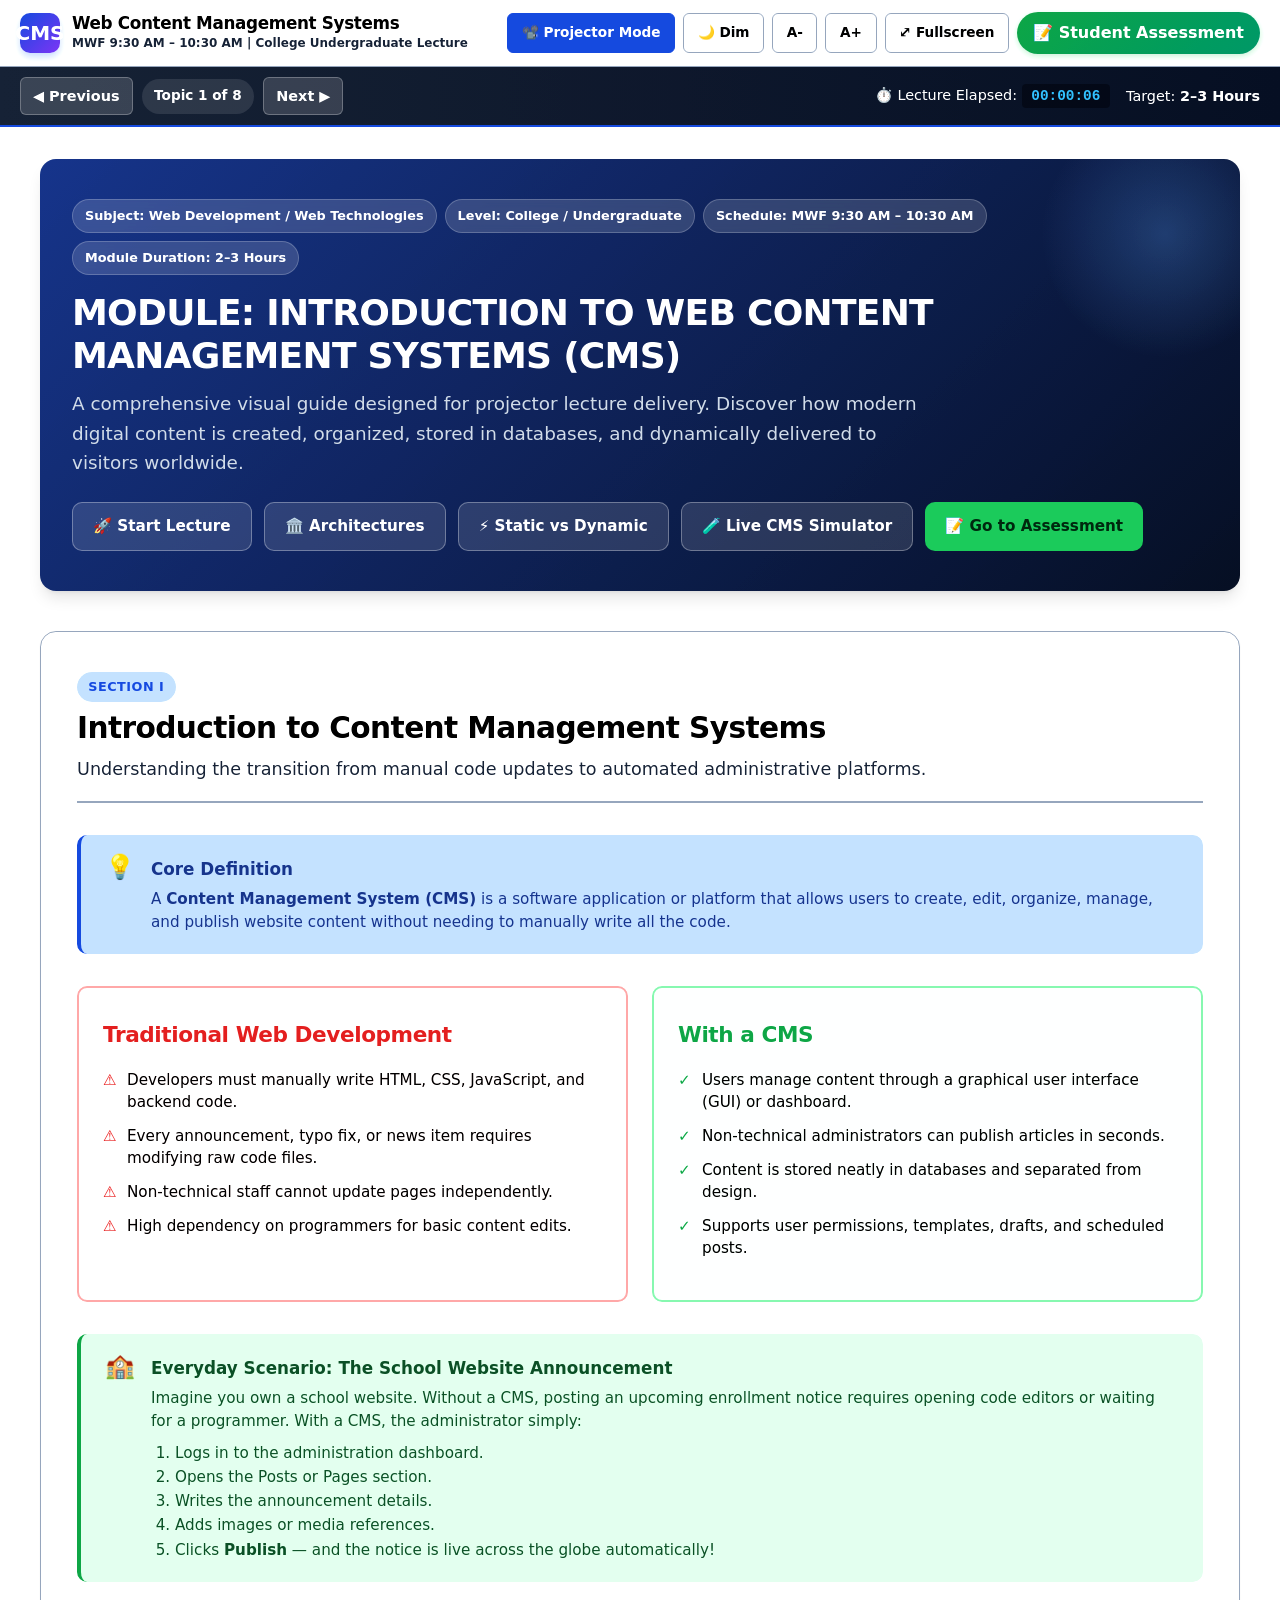
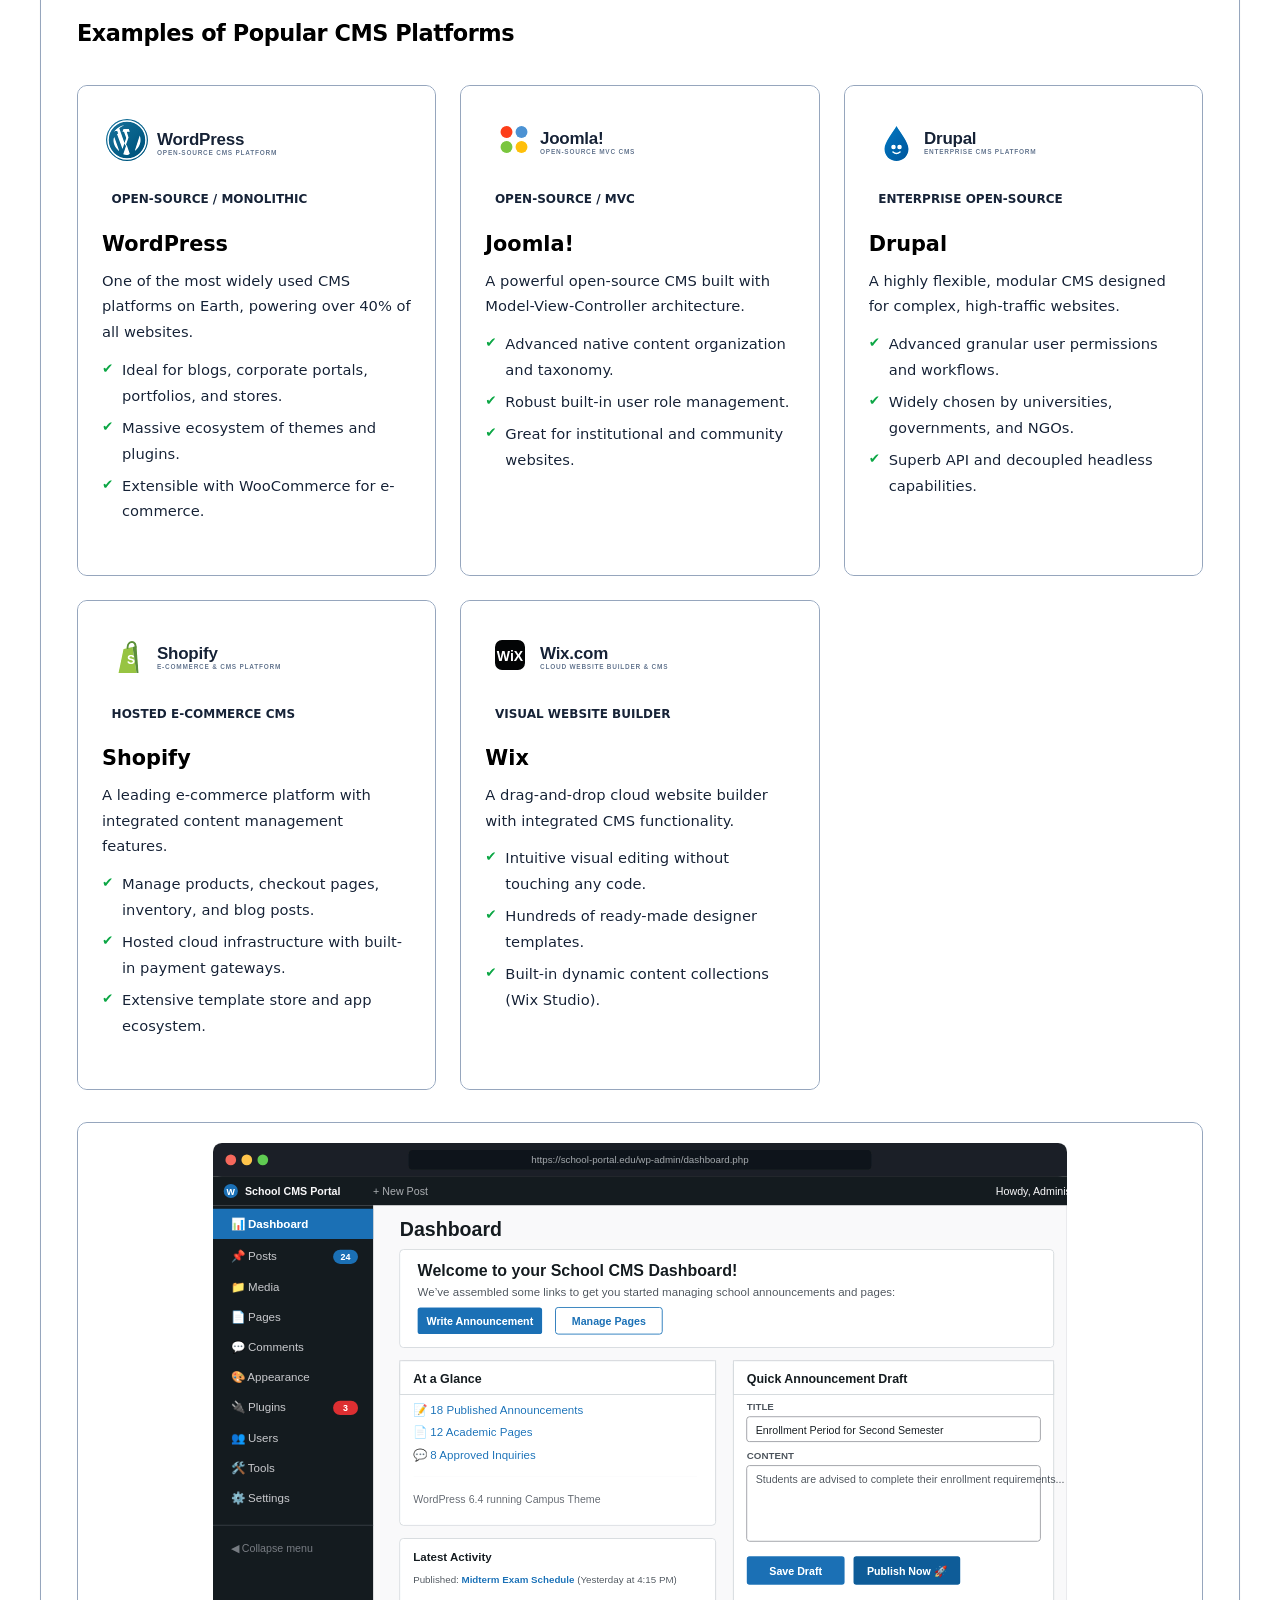
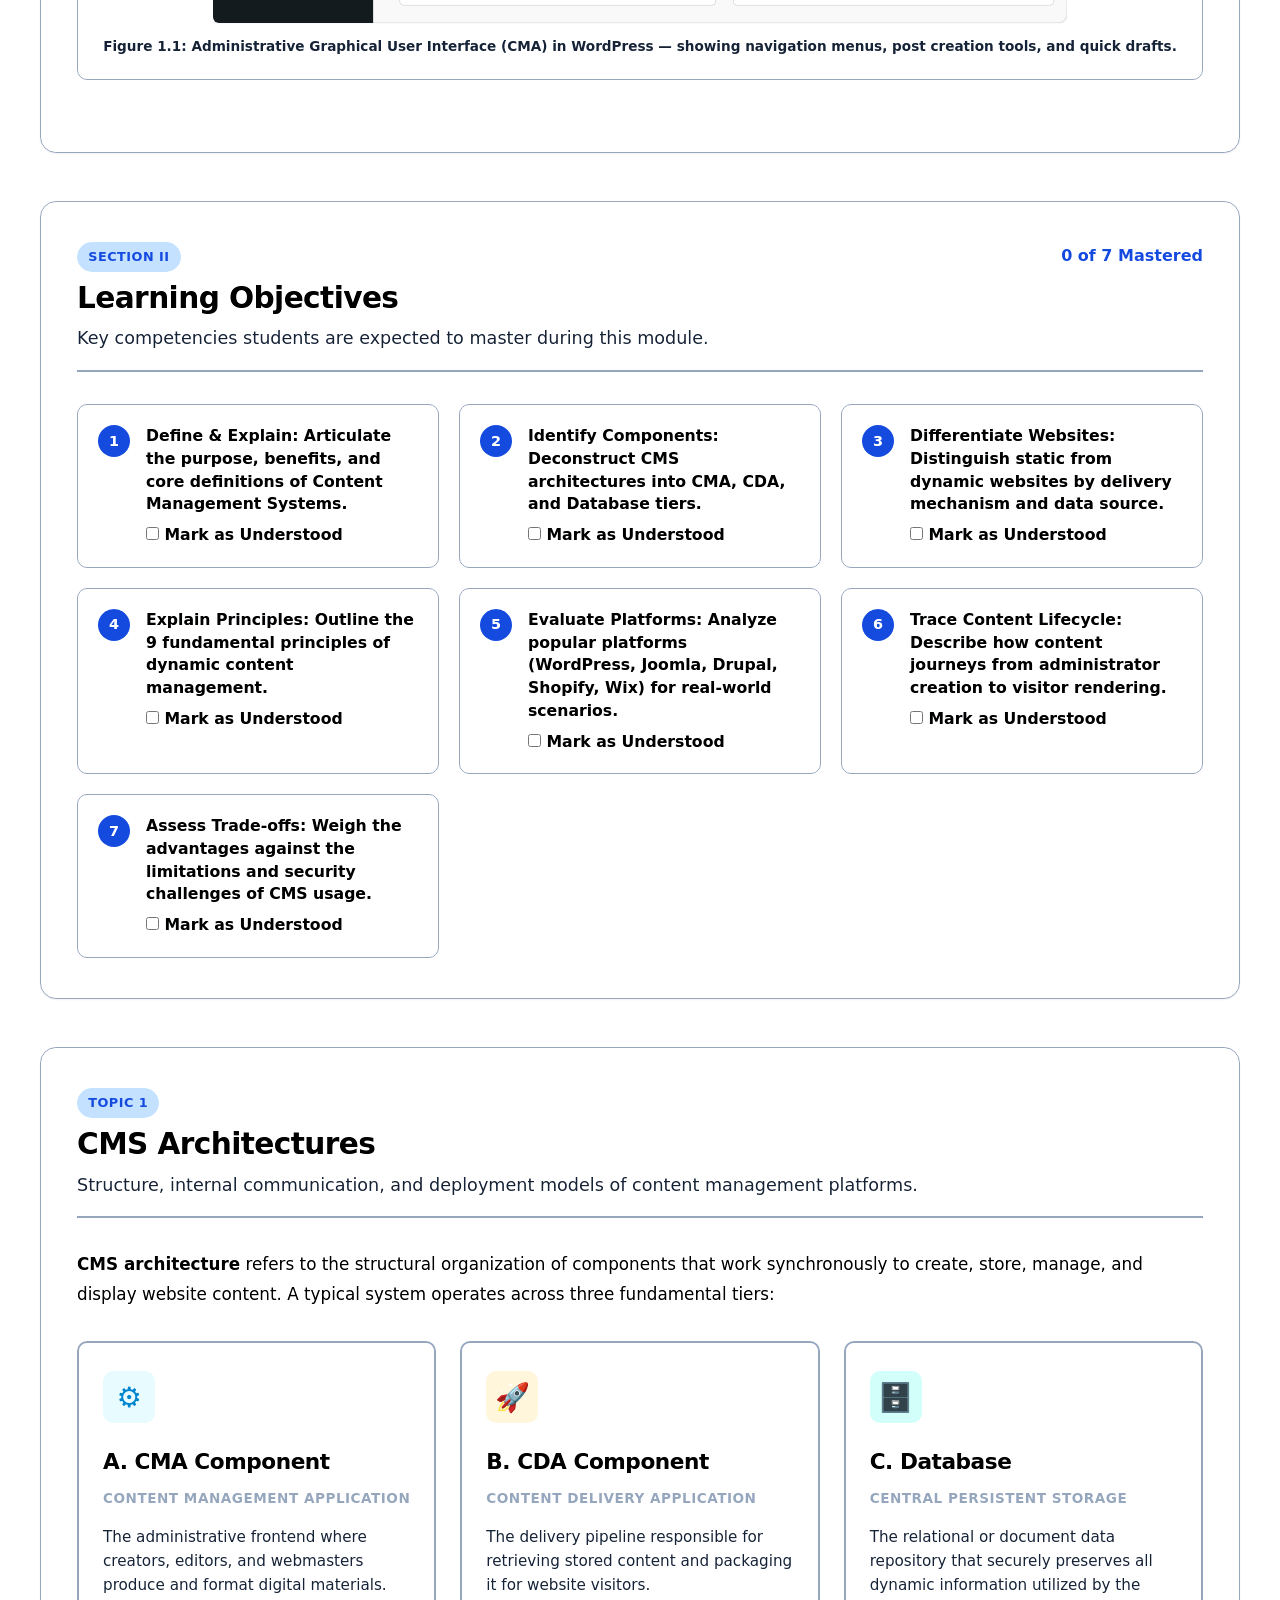
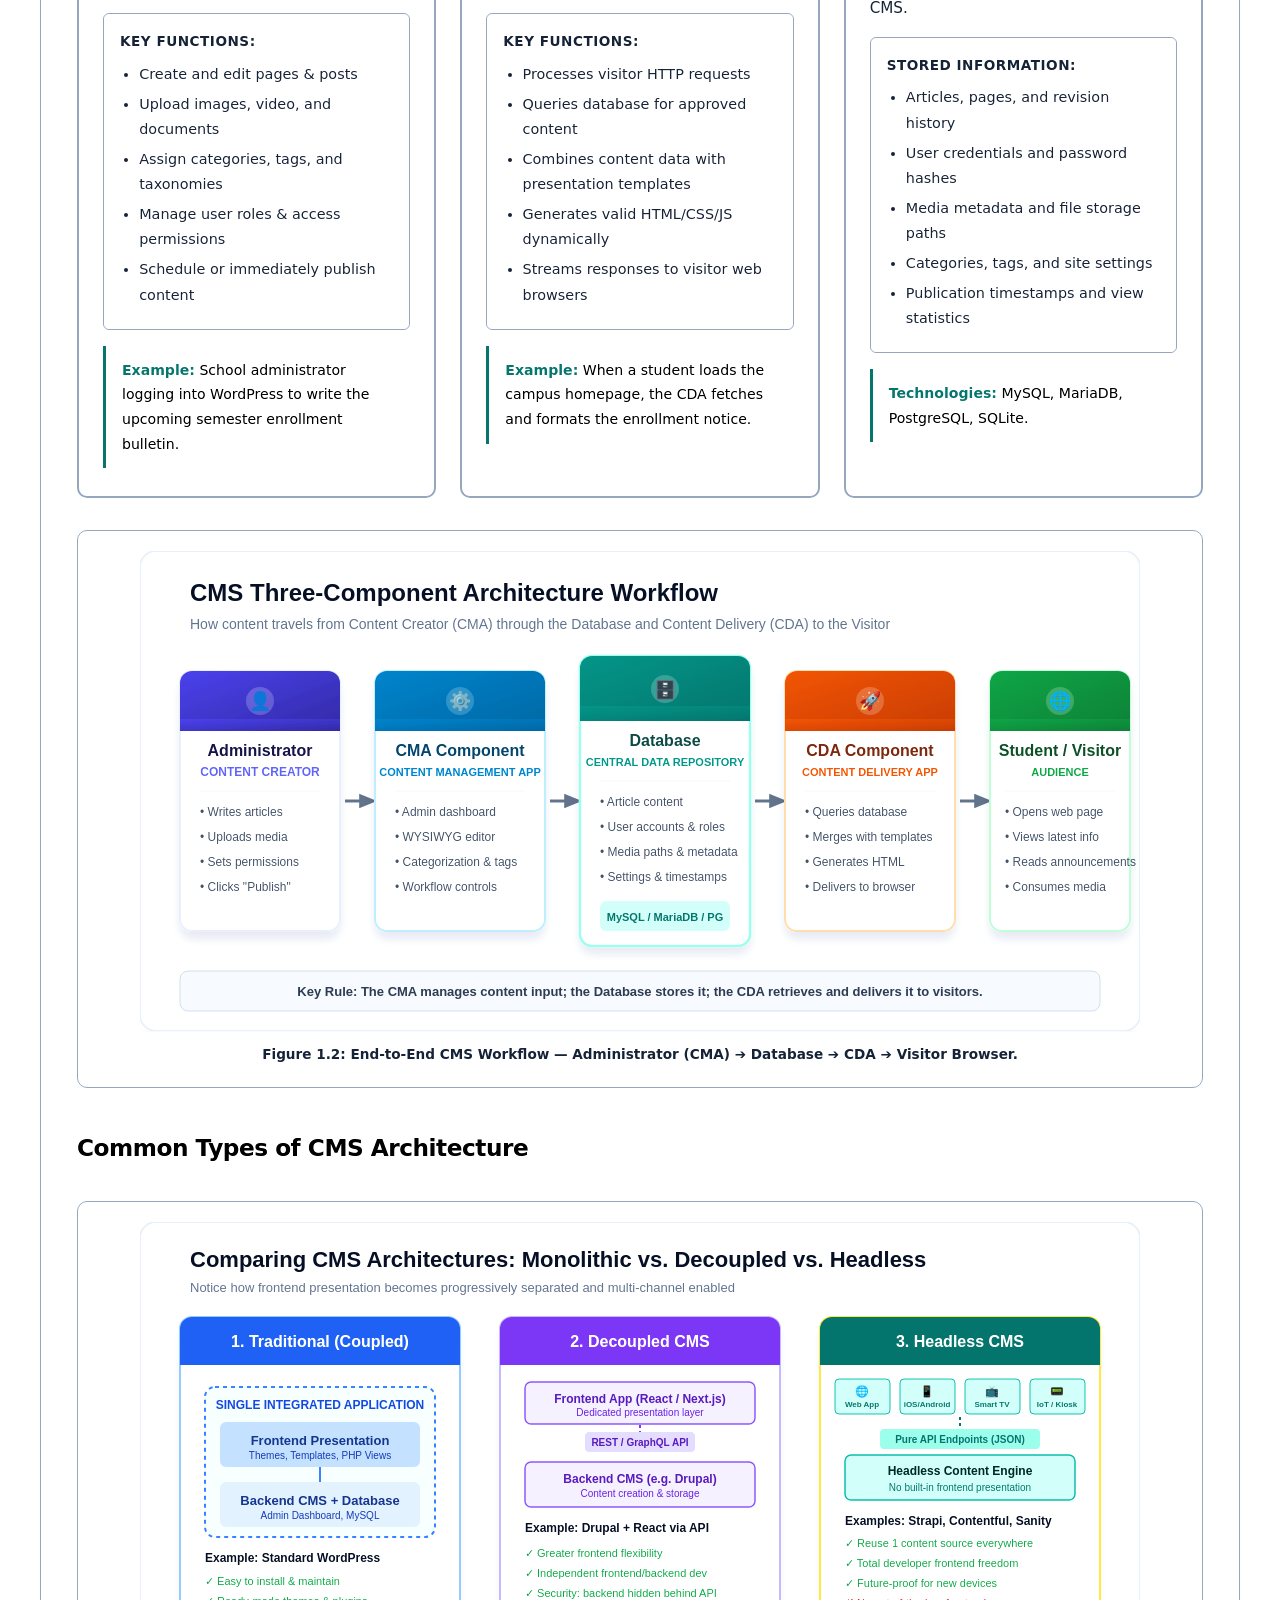
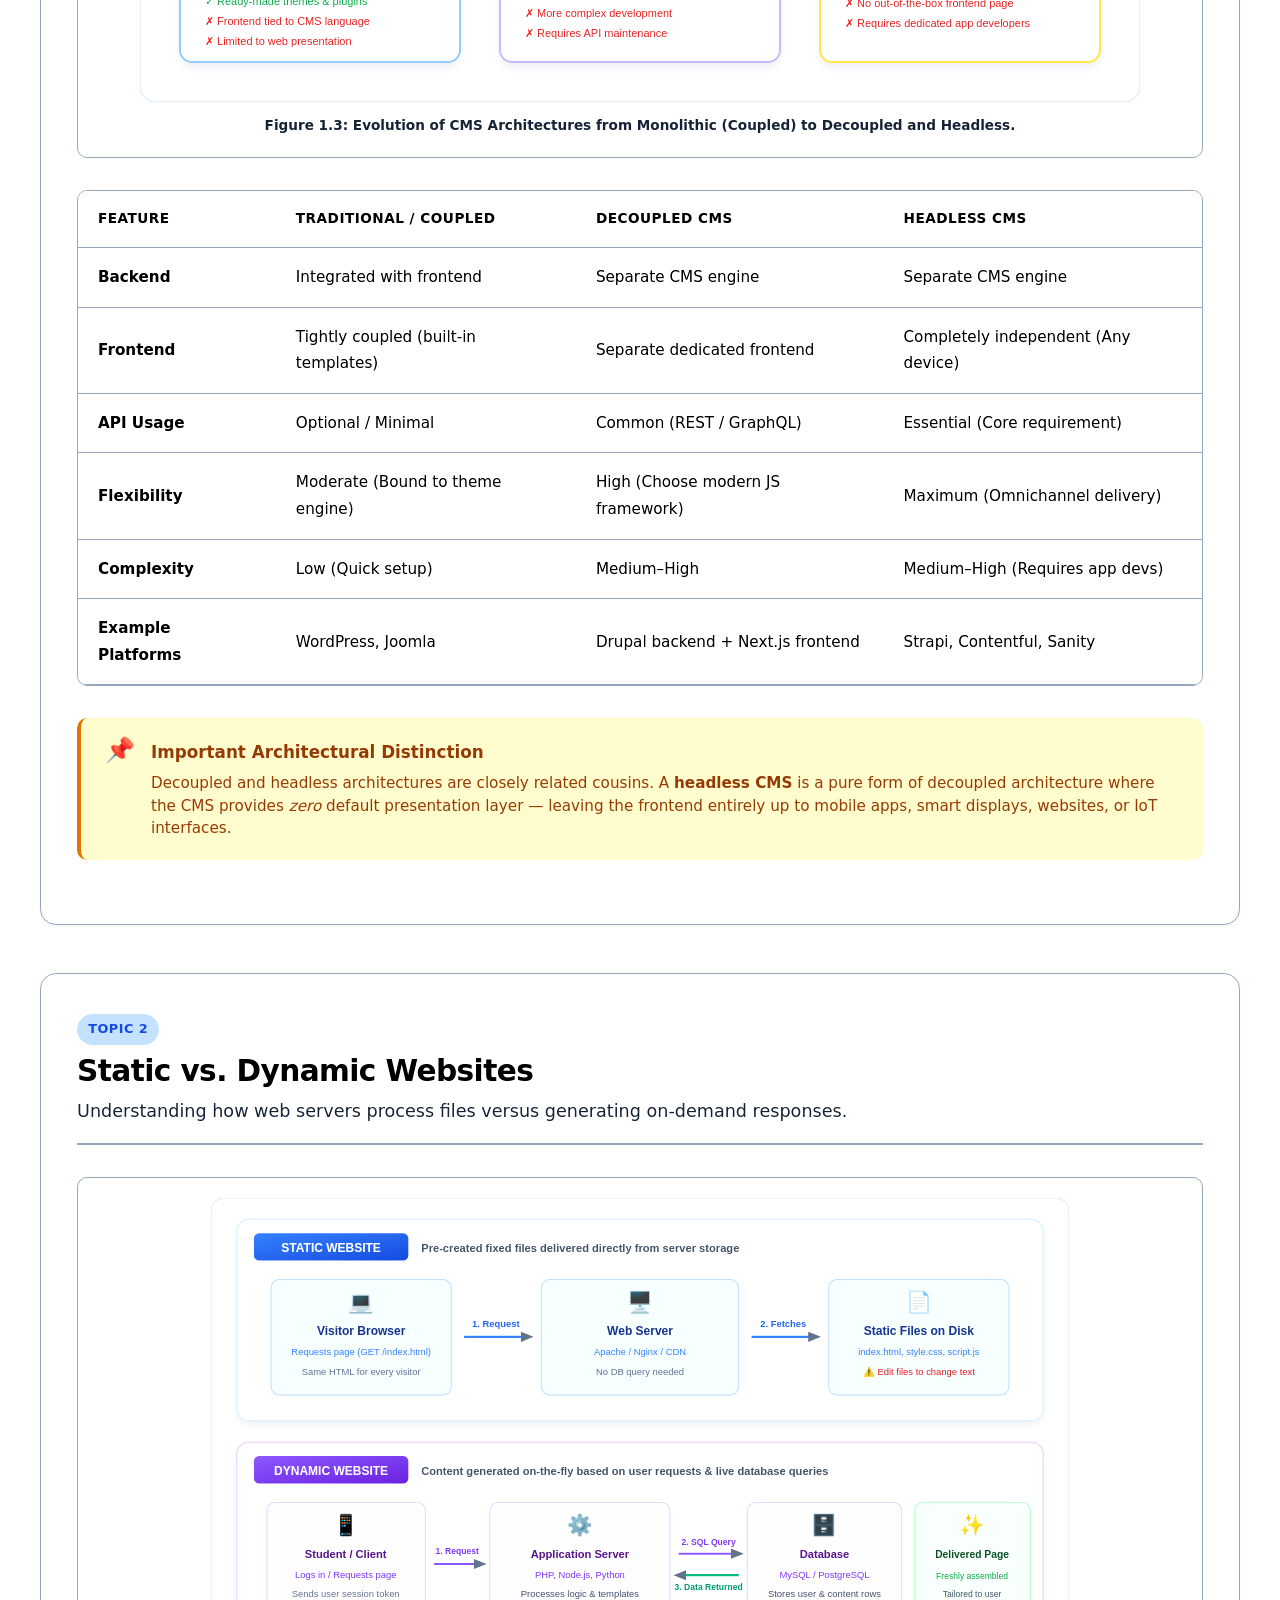
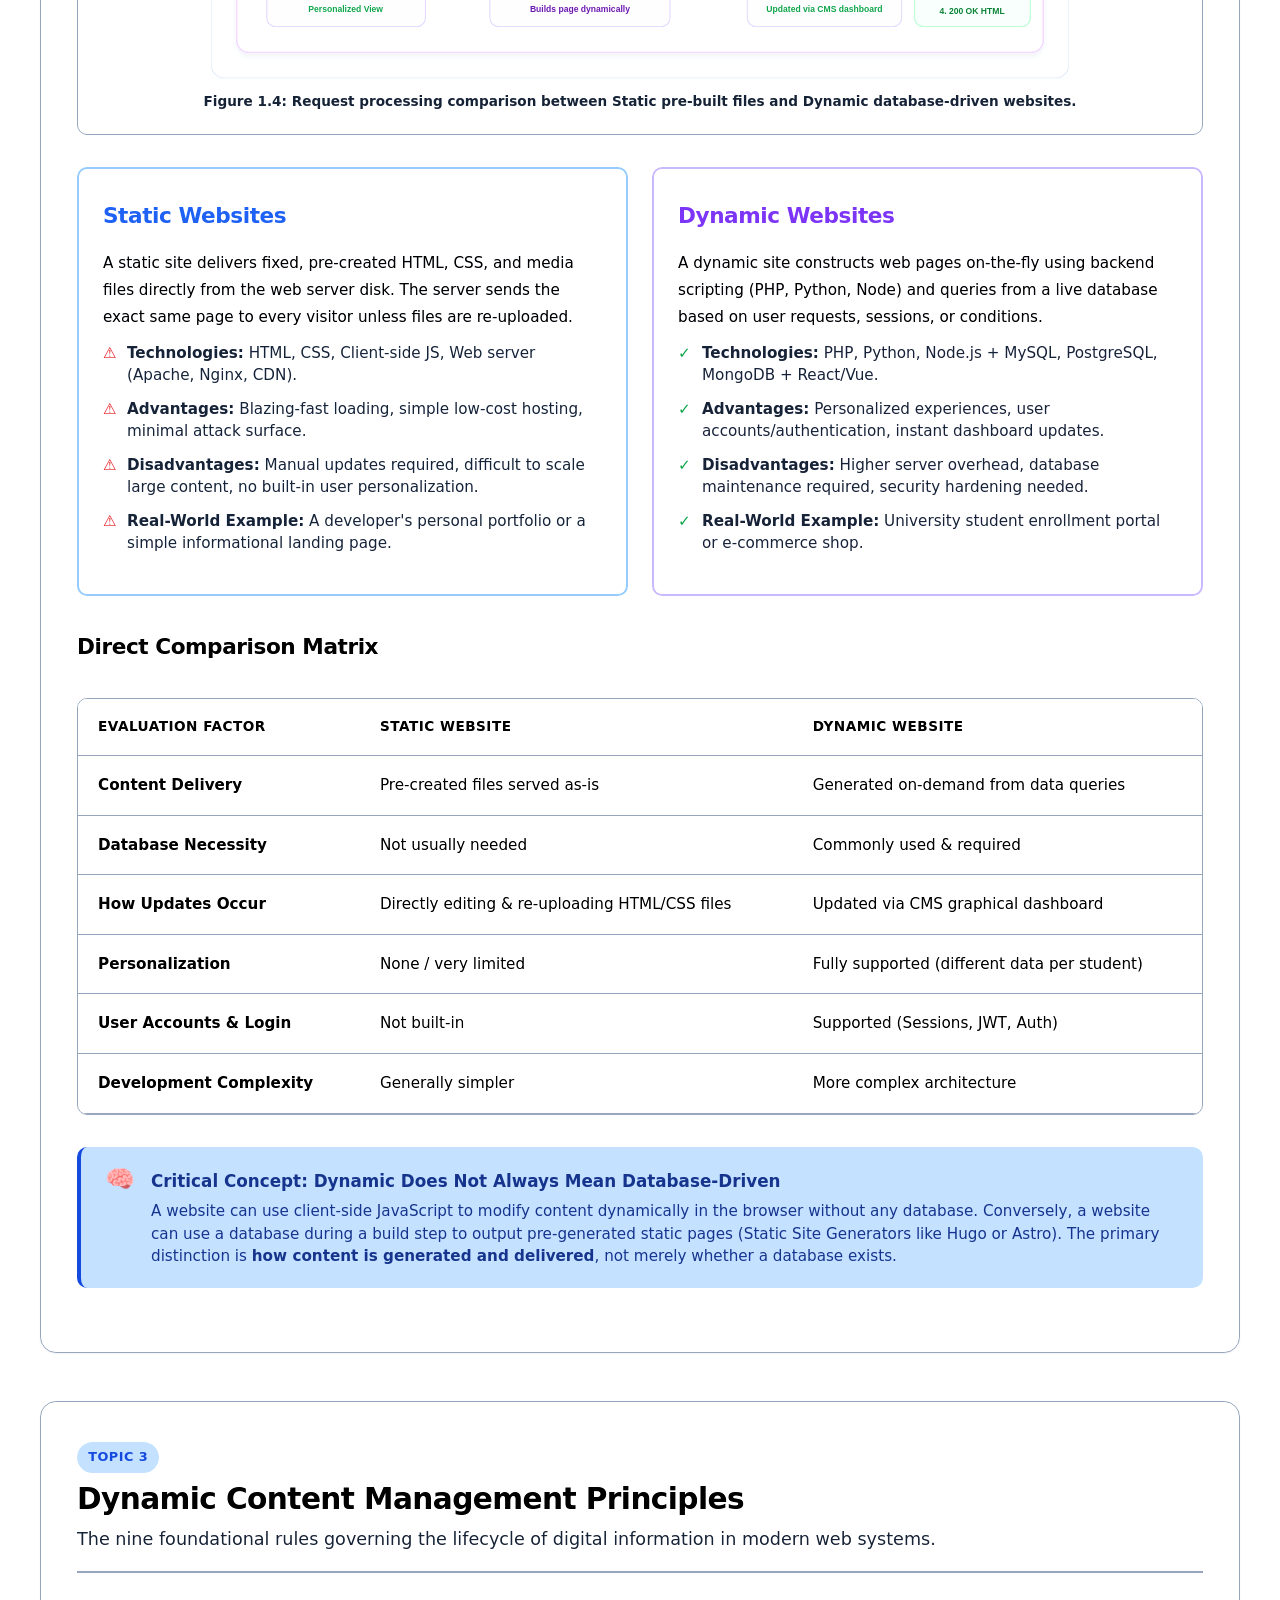
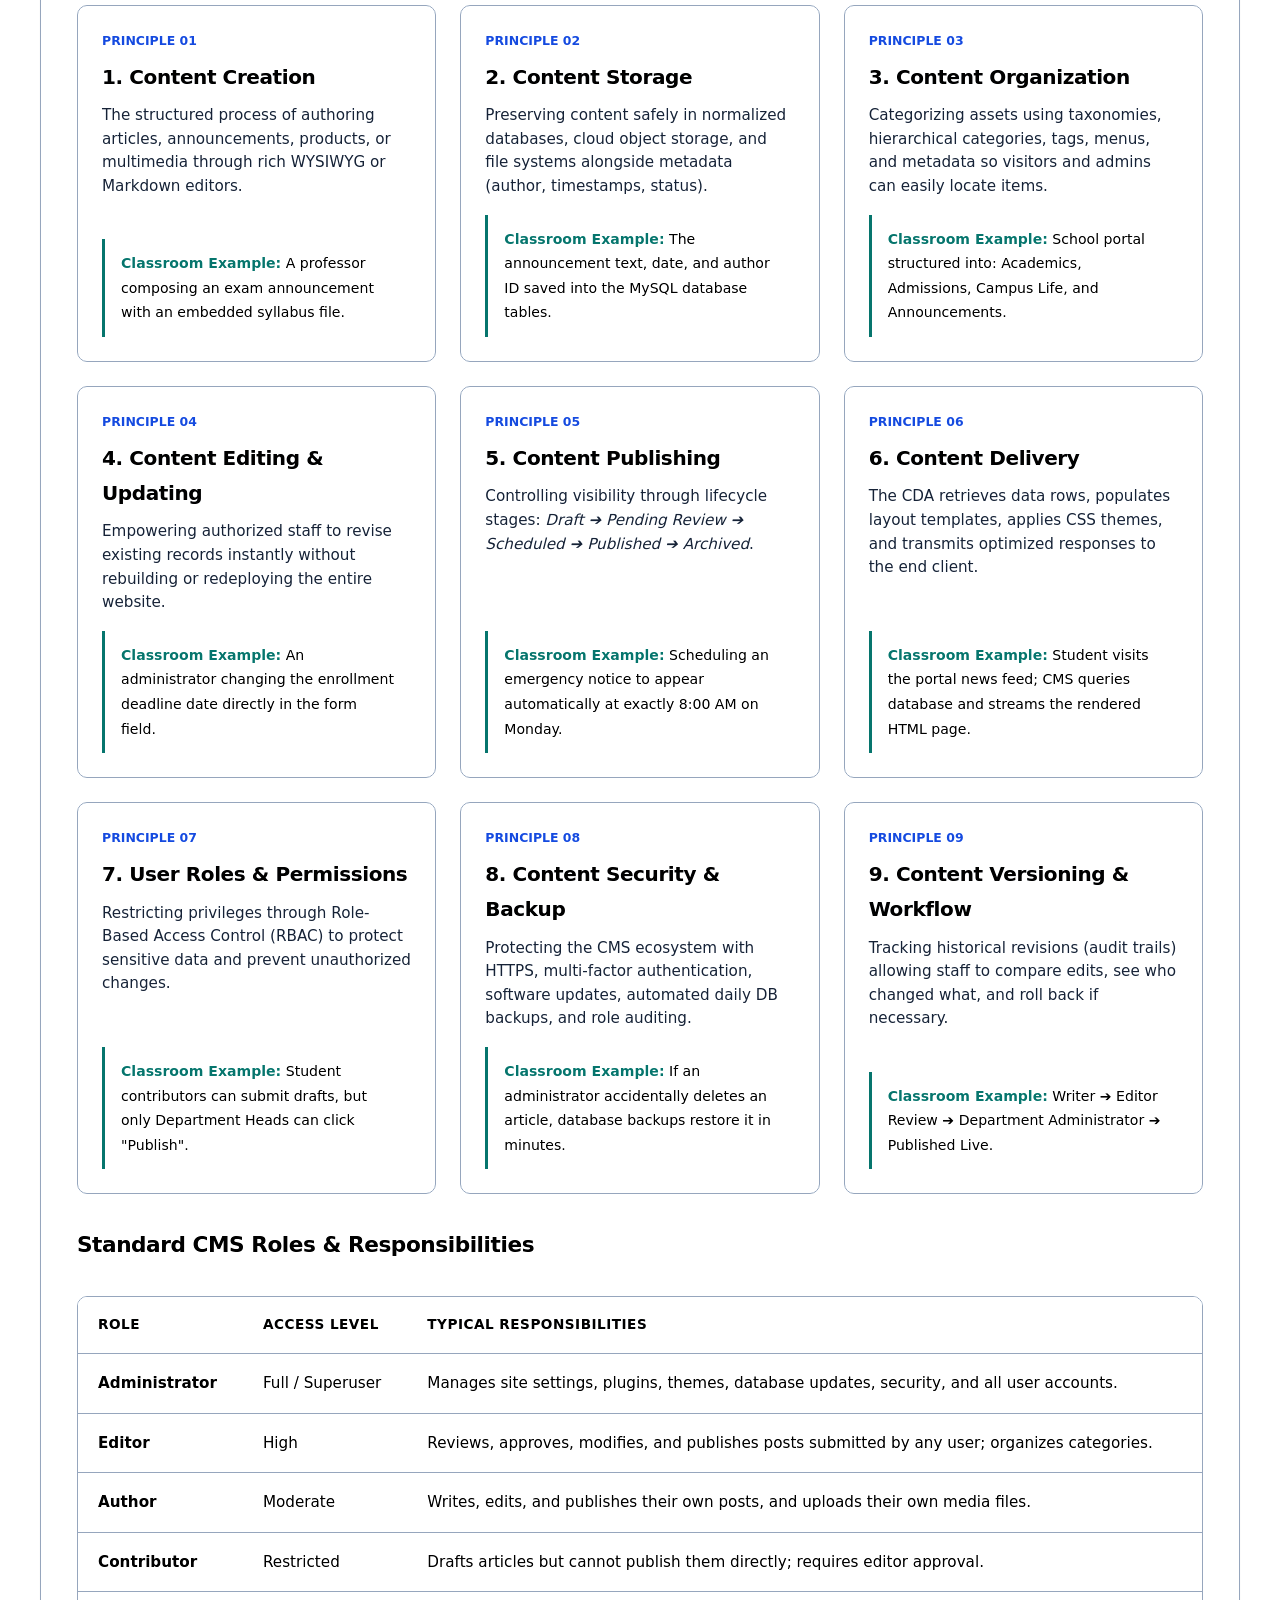
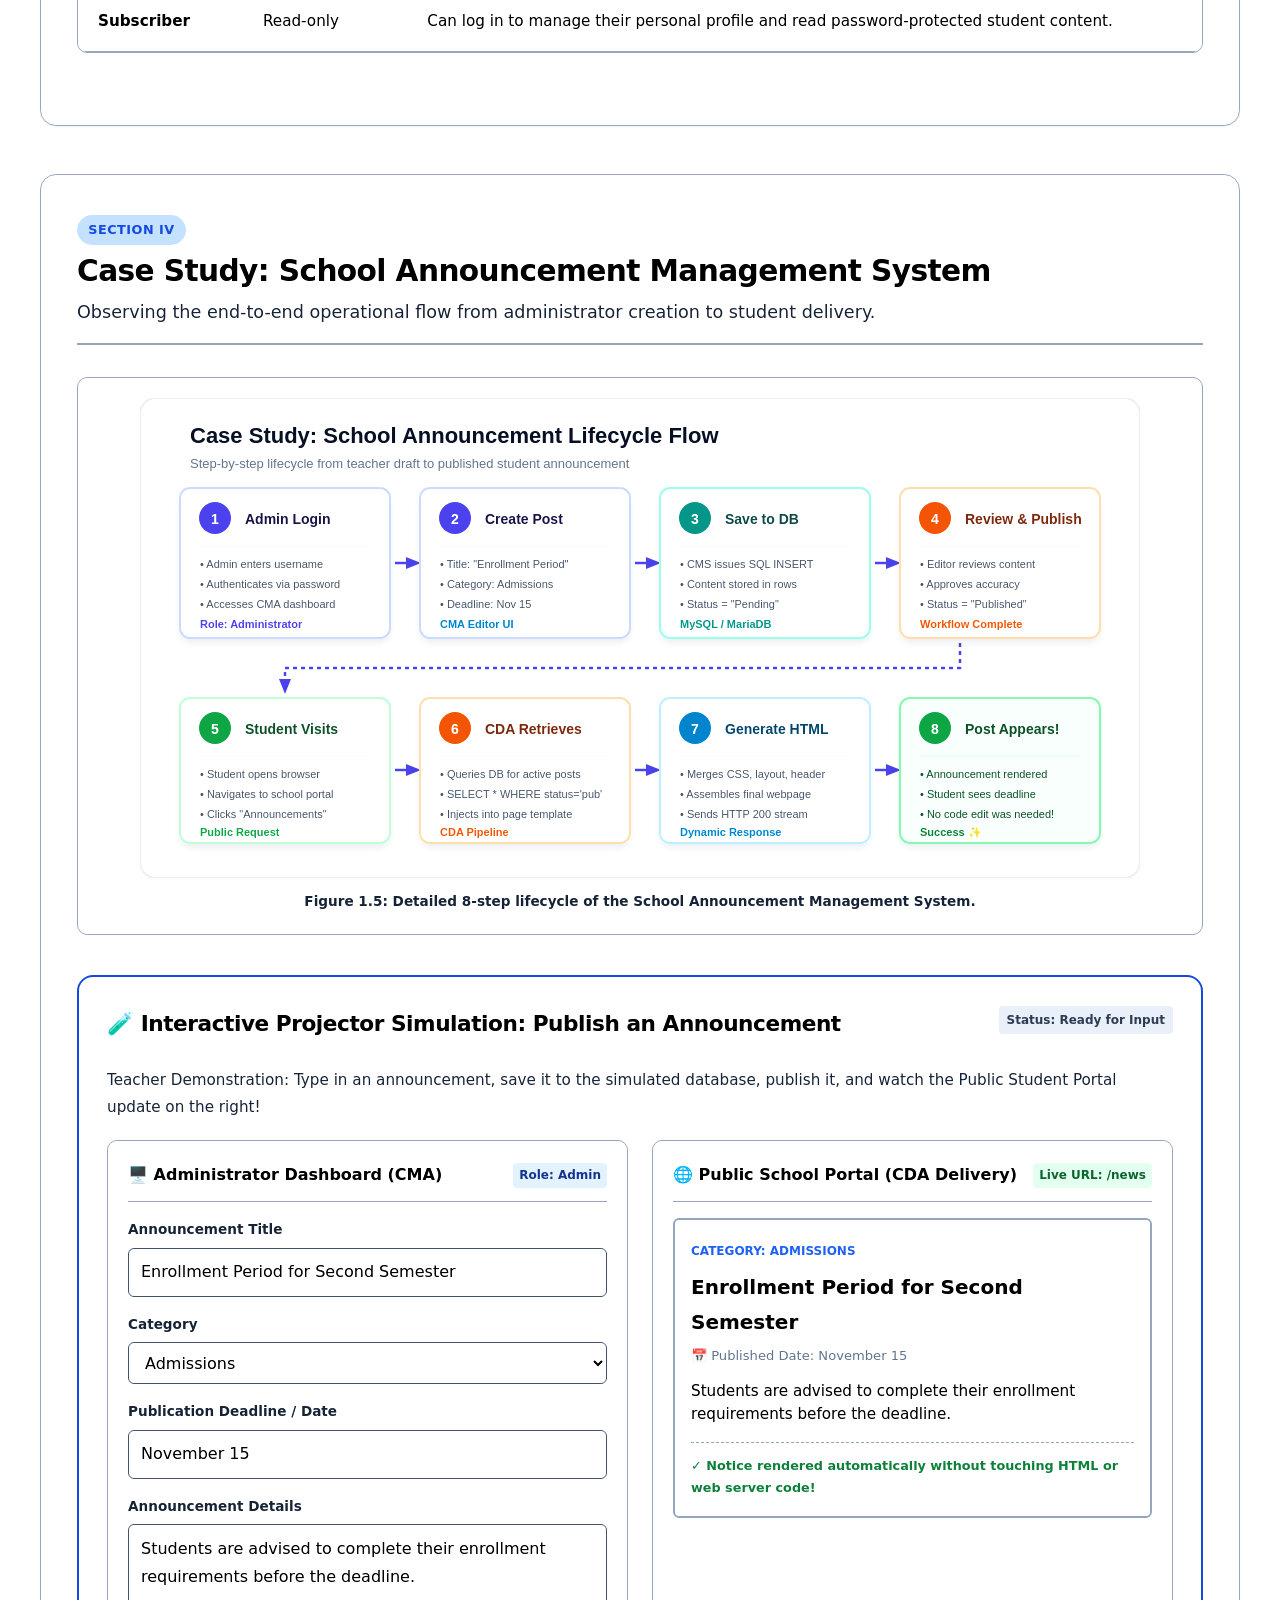
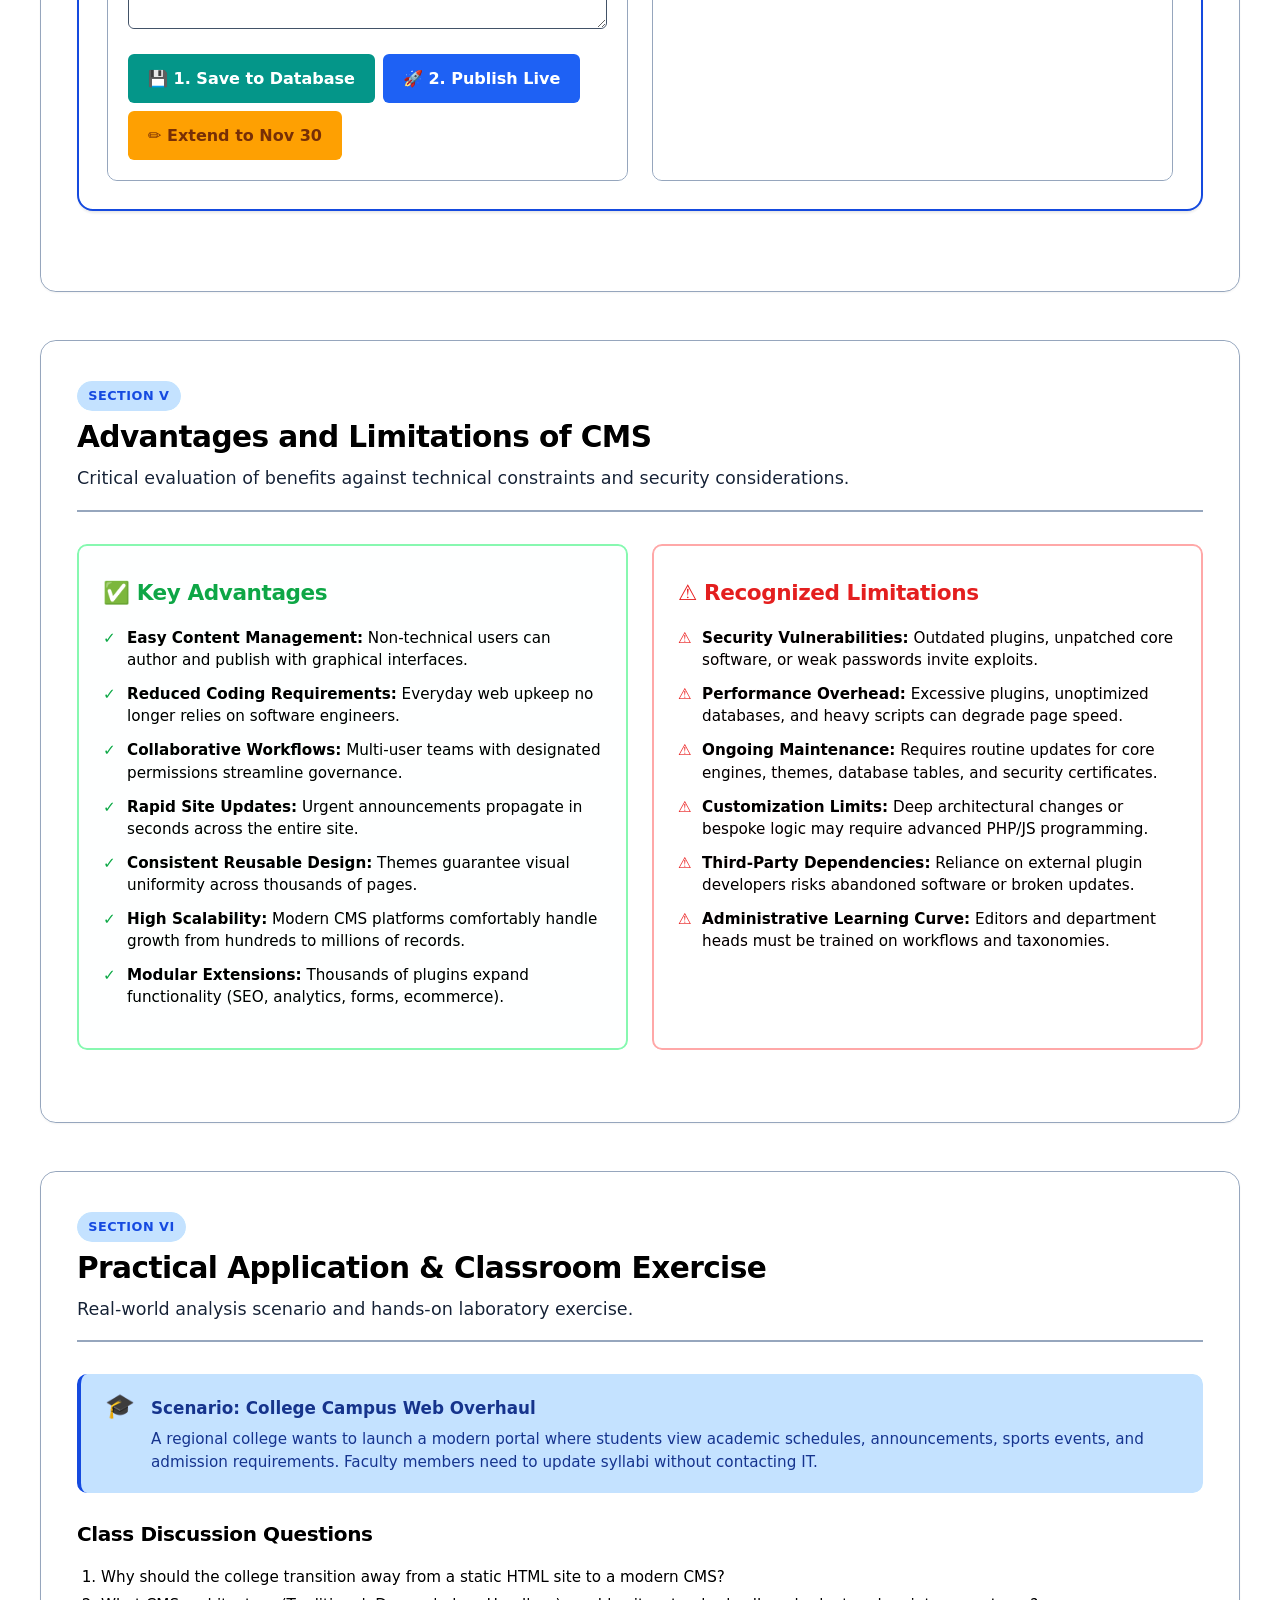
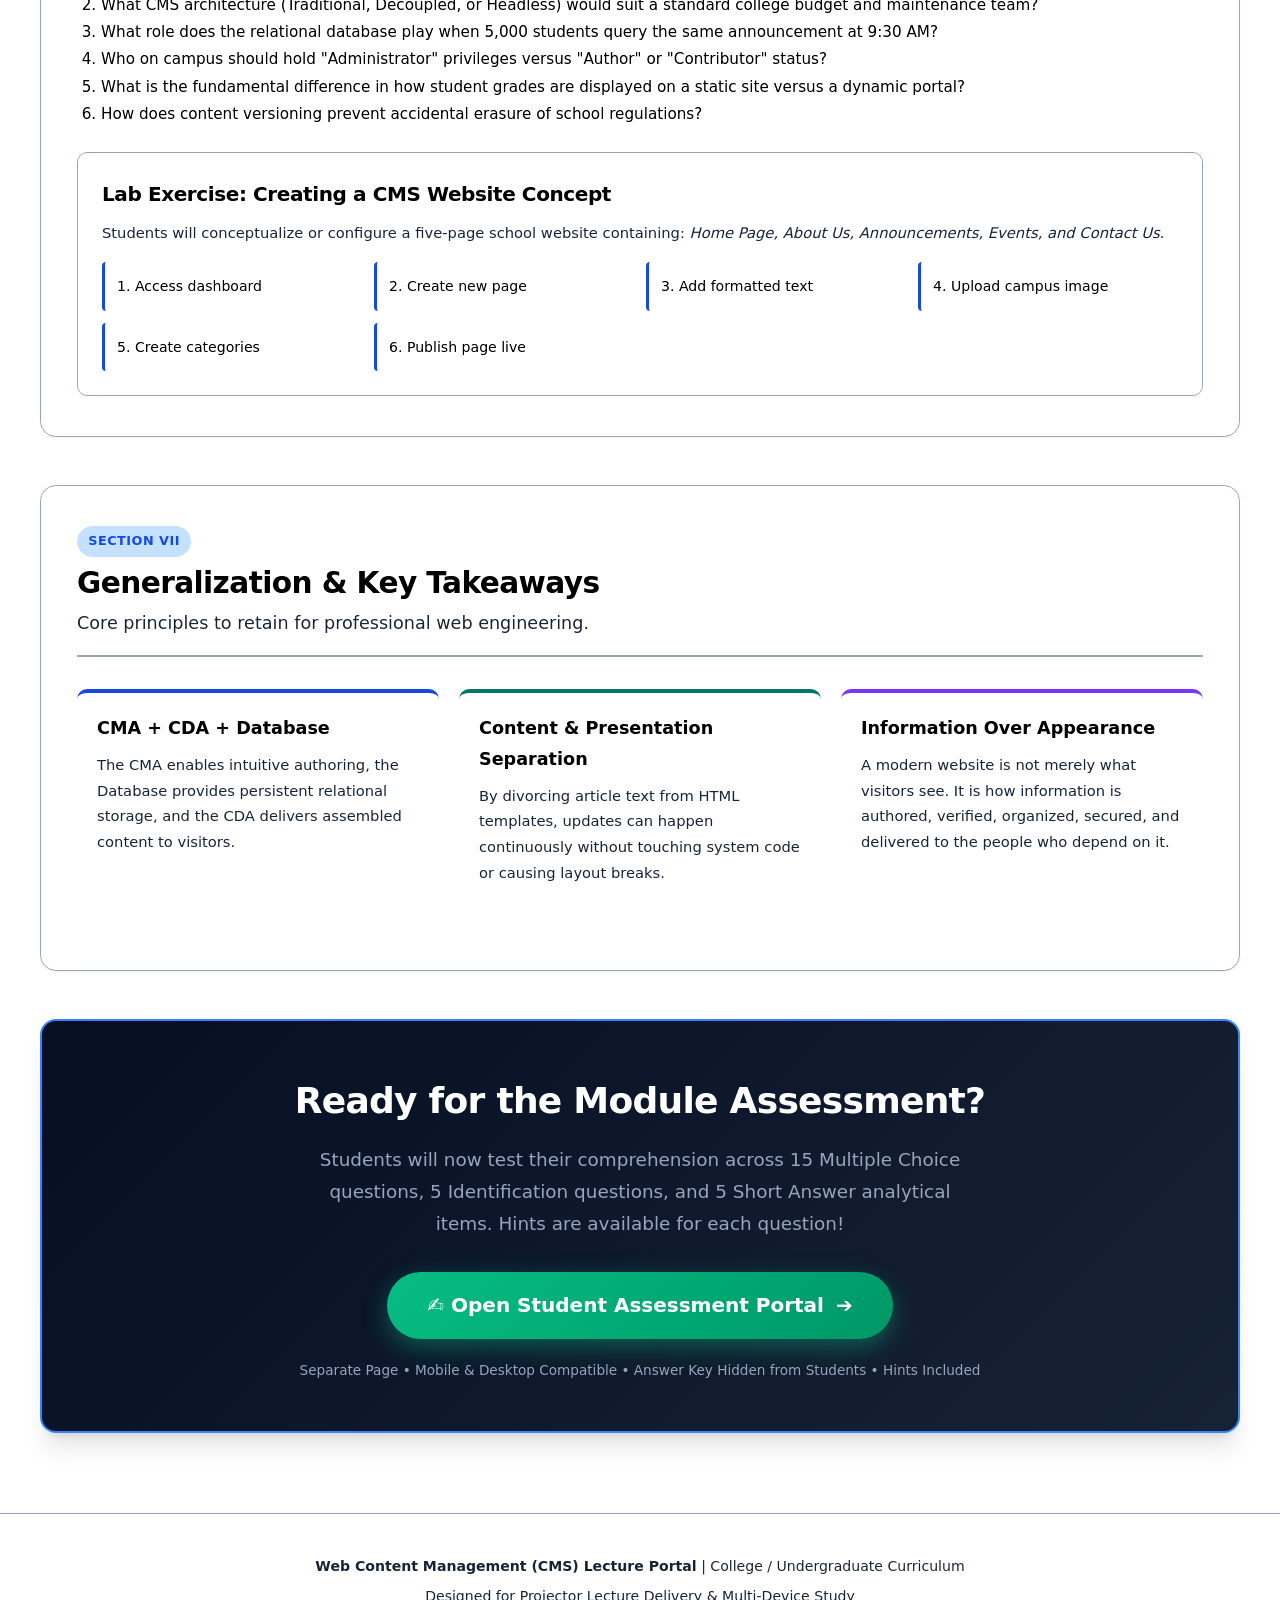
<file: index.html>
<!DOCTYPE html>
<html lang="en">
<head>
  <meta charset="UTF-8">
  <meta name="viewport" content="width=device-width, initial-scale=1.0">
  <title>Lesson: Introduction to Web Content Management Systems (CMS)</title>
  <link rel="stylesheet" href="css/style.css">
</head>
<body class="projector-mode">

  <!-- Top Sticky Navigation Bar -->
  <header class="top-navbar">
    <div class="nav-container">
      <div class="brand-wrapper">
        <div class="brand-icon">CMS</div>
        <div class="brand-text">
          <h1>Web Content Management Systems</h1>
          <div class="course-badge">MWF 9:30 AM – 10:30 AM | College Undergraduate Lecture</div>
        </div>
      </div>
      <div class="nav-actions">
        <button id="btnProjector" class="btn-nav-control active" title="Toggle Projector High-Visibility Mode">📽️ Projector Mode</button>
        <button id="btnDarkMode" class="btn-nav-control" title="Toggle Dark/Light Presentation">🌙 Dim</button>
        <button id="btnFontDecrease" class="btn-nav-control" title="Decrease Font Size">A-</button>
        <button id="btnFontIncrease" class="btn-nav-control" title="Increase Font Size">A+</button>
        <button id="btnFullscreen" class="btn-nav-control" title="Fullscreen Presentation">⤢ Fullscreen</button>
        <a href="assessment.html" class="btn-assessment-link" target="_blank" title="Open Separate Assessment">📝 Student Assessment</a>
      </div>
    </div>
  </header>

  <!-- Presenter Lecture Toolbar -->
  <div class="presenter-bar">
    <div class="presenter-bar-inner">
      <div class="slide-stepper">
        <button id="btnPrevSlide" class="step-btn">◀ Previous</button>
        <span id="slideIndicator" class="step-indicator">Topic 1 of 8</span>
        <button id="btnNextSlide" class="step-btn">Next ▶</button>
      </div>
      <div class="presenter-meta">
        <span>⏱️ Lecture Elapsed: <strong id="lectureTimer" class="lecture-timer">00:00:00</strong></span>
        <span>Target: <strong>2–3 Hours</strong></span>
      </div>
    </div>
  </div>

  <!-- Main Container -->
  <main class="main-container">

    <!-- Hero Card -->
    <section class="hero-card">
      <div class="hero-meta-badges">
        <span class="meta-badge">Subject: Web Development / Web Technologies</span>
        <span class="meta-badge">Level: College / Undergraduate</span>
        <span class="meta-badge">Schedule: MWF 9:30 AM – 10:30 AM</span>
        <span class="meta-badge">Module Duration: 2–3 Hours</span>
      </div>
      <h1 class="hero-title">MODULE: INTRODUCTION TO WEB CONTENT MANAGEMENT SYSTEMS (CMS)</h1>
      <p class="hero-subtitle">
        A comprehensive visual guide designed for projector lecture delivery. Discover how modern digital content is created, organized, stored in databases, and dynamically delivered to visitors worldwide.
      </p>
      <div class="hero-quicklinks">
        <a href="#section-intro" class="btn-hero btn-hero-secondary">🚀 Start Lecture</a>
        <a href="#section-architectures" class="btn-hero btn-hero-secondary">🏛️ Architectures</a>
        <a href="#section-static-dynamic" class="btn-hero btn-hero-secondary">⚡ Static vs Dynamic</a>
        <a href="#section-simulator" class="btn-hero btn-hero-secondary">🧪 Live CMS Simulator</a>
        <a href="assessment.html" class="btn-hero btn-hero-primary" target="_blank">📝 Go to Assessment</a>
      </div>
    </section>

    <!-- SECTION I: INTRODUCTION -->
    <section id="section-intro" class="lecture-section">
      <div class="section-header">
        <div>
          <span class="section-number-pill">Section I</span>
          <h2 class="section-title">Introduction to Content Management Systems</h2>
          <p class="section-intro-text">Understanding the transition from manual code updates to automated administrative platforms.</p>
        </div>
      </div>

      <div class="callout callout-info">
        <div class="callout-icon">💡</div>
        <div class="callout-content">
          <h4>Core Definition</h4>
          <p>A <strong>Content Management System (CMS)</strong> is a software application or platform that allows users to create, edit, organize, manage, and publish website content without needing to manually write all the code.</p>
        </div>
      </div>

      <div class="pros-cons-grid">
        <div class="cons-box">
          <h3>Traditional Web Development</h3>
          <ul>
            <li>Developers must manually write HTML, CSS, JavaScript, and backend code.</li>
            <li>Every announcement, typo fix, or news item requires modifying raw code files.</li>
            <li>Non-technical staff cannot update pages independently.</li>
            <li>High dependency on programmers for basic content edits.</li>
          </ul>
        </div>
        <div class="pros-box">
          <h3>With a CMS</h3>
          <ul>
            <li>Users manage content through a graphical user interface (GUI) or dashboard.</li>
            <li>Non-technical administrators can publish articles in seconds.</li>
            <li>Content is stored neatly in databases and separated from design.</li>
            <li>Supports user permissions, templates, drafts, and scheduled posts.</li>
          </ul>
        </div>
      </div>

      <!-- Real World School Example -->
      <div class="callout callout-success">
        <div class="callout-icon">🏫</div>
        <div class="callout-content">
          <h4>Everyday Scenario: The School Website Announcement</h4>
          <p>Imagine you own a school website. Without a CMS, posting an upcoming enrollment notice requires opening code editors or waiting for a programmer. With a CMS, the administrator simply:</p>
          <ol style="margin-left: 1.5rem; margin-top: 0.5rem; font-size: 0.95rem; line-height: 1.6;">
            <li>Logs in to the administration dashboard.</li>
            <li>Opens the Posts or Pages section.</li>
            <li>Writes the announcement details.</li>
            <li>Adds images or media references.</li>
            <li>Clicks <strong>Publish</strong> — and the notice is live across the globe automatically!</li>
          </ol>
        </div>
      </div>

      <!-- Popular CMS Platforms Showcase -->
      <h3 style="font-size: 1.4rem; font-weight: 800; margin: 2rem 0 1rem;">Examples of Popular CMS Platforms</h3>
      <div class="platforms-grid">
        <!-- WordPress -->
        <div class="platform-card">
          <div class="platform-header">
            <img src="images/wordpress.svg" alt="WordPress Logo">
          </div>
          <span class="platform-type-tag">Open-Source / Monolithic</span>
          <div class="platform-name">WordPress</div>
          <p style="font-size: 0.92rem; color: var(--text-muted);">One of the most widely used CMS platforms on Earth, powering over 40% of all websites.</p>
          <ul>
            <li>Ideal for blogs, corporate portals, portfolios, and stores.</li>
            <li>Massive ecosystem of themes and plugins.</li>
            <li>Extensible with WooCommerce for e-commerce.</li>
          </ul>
        </div>

        <!-- Joomla -->
        <div class="platform-card">
          <div class="platform-header">
            <img src="images/joomla.svg" alt="Joomla Logo">
          </div>
          <span class="platform-type-tag">Open-Source / MVC</span>
          <div class="platform-name">Joomla!</div>
          <p style="font-size: 0.92rem; color: var(--text-muted);">A powerful open-source CMS built with Model-View-Controller architecture.</p>
          <ul>
            <li>Advanced native content organization and taxonomy.</li>
            <li>Robust built-in user role management.</li>
            <li>Great for institutional and community websites.</li>
          </ul>
        </div>

        <!-- Drupal -->
        <div class="platform-card">
          <div class="platform-header">
            <img src="images/drupal.svg" alt="Drupal Logo">
          </div>
          <span class="platform-type-tag">Enterprise Open-Source</span>
          <div class="platform-name">Drupal</div>
          <p style="font-size: 0.92rem; color: var(--text-muted);">A highly flexible, modular CMS designed for complex, high-traffic websites.</p>
          <ul>
            <li>Advanced granular user permissions and workflows.</li>
            <li>Widely chosen by universities, governments, and NGOs.</li>
            <li>Superb API and decoupled headless capabilities.</li>
          </ul>
        </div>

        <!-- Shopify -->
        <div class="platform-card">
          <div class="platform-header">
            <img src="images/shopify.svg" alt="Shopify Logo">
          </div>
          <span class="platform-type-tag">Hosted E-Commerce CMS</span>
          <div class="platform-name">Shopify</div>
          <p style="font-size: 0.92rem; color: var(--text-muted);">A leading e-commerce platform with integrated content management features.</p>
          <ul>
            <li>Manage products, checkout pages, inventory, and blog posts.</li>
            <li>Hosted cloud infrastructure with built-in payment gateways.</li>
            <li>Extensive template store and app ecosystem.</li>
          </ul>
        </div>

        <!-- Wix -->
        <div class="platform-card">
          <div class="platform-header">
            <img src="images/wix.svg" alt="Wix Logo">
          </div>
          <span class="platform-type-tag">Visual Website Builder</span>
          <div class="platform-name">Wix</div>
          <p style="font-size: 0.92rem; color: var(--text-muted);">A drag-and-drop cloud website builder with integrated CMS functionality.</p>
          <ul>
            <li>Intuitive visual editing without touching any code.</li>
            <li>Hundreds of ready-made designer templates.</li>
            <li>Built-in dynamic content collections (Wix Studio).</li>
          </ul>
        </div>
      </div>

      <!-- Dashboard Visual Example -->
      <div class="diagram-container">
        <img src="images/wordpress-dashboard.svg" alt="WordPress 6.4 Admin Dashboard Visual Interface">
        <div class="diagram-caption">Figure 1.1: Administrative Graphical User Interface (CMA) in WordPress — showing navigation menus, post creation tools, and quick drafts.</div>
      </div>
    </section>

    <!-- SECTION II: LEARNING OBJECTIVES -->
    <section id="section-objectives" class="lecture-section">
      <div class="section-header">
        <div>
          <span class="section-number-pill">Section II</span>
          <h2 class="section-title">Learning Objectives</h2>
          <p class="section-intro-text">Key competencies students are expected to master during this module.</p>
        </div>
        <div style="font-weight: 700; color: var(--primary);" id="objProgressText">0 of 7 Mastered</div>
      </div>

      <div class="objectives-grid">
        <div class="objective-item">
          <div class="objective-num">1</div>
          <div class="objective-text">
            <strong>Define &amp; Explain:</strong> Articulate the purpose, benefits, and core definitions of Content Management Systems.
            <div style="margin-top: 0.5rem;"><label><input type="checkbox" class="obj-checkbox"> Mark as Understood</label></div>
          </div>
        </div>
        <div class="objective-item">
          <div class="objective-num">2</div>
          <div class="objective-text">
            <strong>Identify Components:</strong> Deconstruct CMS architectures into CMA, CDA, and Database tiers.
            <div style="margin-top: 0.5rem;"><label><input type="checkbox" class="obj-checkbox"> Mark as Understood</label></div>
          </div>
        </div>
        <div class="objective-item">
          <div class="objective-num">3</div>
          <div class="objective-text">
            <strong>Differentiate Websites:</strong> Distinguish static from dynamic websites by delivery mechanism and data source.
            <div style="margin-top: 0.5rem;"><label><input type="checkbox" class="obj-checkbox"> Mark as Understood</label></div>
          </div>
        </div>
        <div class="objective-item">
          <div class="objective-num">4</div>
          <div class="objective-text">
            <strong>Explain Principles:</strong> Outline the 9 fundamental principles of dynamic content management.
            <div style="margin-top: 0.5rem;"><label><input type="checkbox" class="obj-checkbox"> Mark as Understood</label></div>
          </div>
        </div>
        <div class="objective-item">
          <div class="objective-num">5</div>
          <div class="objective-text">
            <strong>Evaluate Platforms:</strong> Analyze popular platforms (WordPress, Joomla, Drupal, Shopify, Wix) for real-world scenarios.
            <div style="margin-top: 0.5rem;"><label><input type="checkbox" class="obj-checkbox"> Mark as Understood</label></div>
          </div>
        </div>
        <div class="objective-item">
          <div class="objective-num">6</div>
          <div class="objective-text">
            <strong>Trace Content Lifecycle:</strong> Describe how content journeys from administrator creation to visitor rendering.
            <div style="margin-top: 0.5rem;"><label><input type="checkbox" class="obj-checkbox"> Mark as Understood</label></div>
          </div>
        </div>
        <div class="objective-item">
          <div class="objective-num">7</div>
          <div class="objective-text">
            <strong>Assess Trade-offs:</strong> Weigh the advantages against the limitations and security challenges of CMS usage.
            <div style="margin-top: 0.5rem;"><label><input type="checkbox" class="obj-checkbox"> Mark as Understood</label></div>
          </div>
        </div>
      </div>
    </section>

    <!-- SECTION III: TOPIC 1 - CMS ARCHITECTURES -->
    <section id="section-architectures" class="lecture-section">
      <div class="section-header">
        <div>
          <span class="section-number-pill">Topic 1</span>
          <h2 class="section-title">CMS Architectures</h2>
          <p class="section-intro-text">Structure, internal communication, and deployment models of content management platforms.</p>
        </div>
      </div>

      <p style="font-size: 1.05rem; margin-bottom: 1.5rem;">
        <strong>CMS architecture</strong> refers to the structural organization of components that work synchronously to create, store, manage, and display website content. A typical system operates across three fundamental tiers:
      </p>

      <!-- 3 Components -->
      <div class="arch-components-grid">
        <!-- CMA -->
        <div class="arch-component-card">
          <div class="arch-icon-badge badge-cma">⚙️</div>
          <h3>A. CMA Component</h3>
          <div class="arch-subtitle">Content Management Application</div>
          <p>The administrative frontend where creators, editors, and webmasters produce and format digital materials.</p>
          <div class="function-list">
            <h4>Key Functions:</h4>
            <ul>
              <li>Create and edit pages &amp; posts</li>
              <li>Upload images, video, and documents</li>
              <li>Assign categories, tags, and taxonomies</li>
              <li>Manage user roles &amp; access permissions</li>
              <li>Schedule or immediately publish content</li>
            </ul>
          </div>
          <div class="example-box">
            <strong>Example:</strong> School administrator logging into WordPress to write the upcoming semester enrollment bulletin.
          </div>
        </div>

        <!-- CDA -->
        <div class="arch-component-card">
          <div class="arch-icon-badge badge-cda">🚀</div>
          <h3>B. CDA Component</h3>
          <div class="arch-subtitle">Content Delivery Application</div>
          <p>The delivery pipeline responsible for retrieving stored content and packaging it for website visitors.</p>
          <div class="function-list">
            <h4>Key Functions:</h4>
            <ul>
              <li>Processes visitor HTTP requests</li>
              <li>Queries database for approved content</li>
              <li>Combines content data with presentation templates</li>
              <li>Generates valid HTML/CSS/JS dynamically</li>
              <li>Streams responses to visitor web browsers</li>
            </ul>
          </div>
          <div class="example-box">
            <strong>Example:</strong> When a student loads the campus homepage, the CDA fetches and formats the enrollment notice.
          </div>
        </div>

        <!-- Database -->
        <div class="arch-component-card">
          <div class="arch-icon-badge badge-db">🗄️</div>
          <h3>C. Database</h3>
          <div class="arch-subtitle">Central Persistent Storage</div>
          <p>The relational or document data repository that securely preserves all dynamic information utilized by the CMS.</p>
          <div class="function-list">
            <h4>Stored Information:</h4>
            <ul>
              <li>Articles, pages, and revision history</li>
              <li>User credentials and password hashes</li>
              <li>Media metadata and file storage paths</li>
              <li>Categories, tags, and site settings</li>
              <li>Publication timestamps and view statistics</li>
            </ul>
          </div>
          <div class="example-box">
            <strong>Technologies:</strong> MySQL, MariaDB, PostgreSQL, SQLite.
          </div>
        </div>
      </div>

      <!-- Architecture Workflow Diagram -->
      <div class="diagram-container">
        <img src="images/cms-architecture.svg" alt="CMS Architecture Flowchart Diagram">
        <div class="diagram-caption">Figure 1.2: End-to-End CMS Workflow — Administrator (CMA) ➔ Database ➔ CDA ➔ Visitor Browser.</div>
      </div>

      <!-- Types of CMS Architecture -->
      <h3 style="font-size: 1.45rem; font-weight: 800; margin: 2.5rem 0 1rem;">Common Types of CMS Architecture</h3>
      
      <div class="diagram-container">
        <img src="images/traditional-vs-headless.svg" alt="Monolithic vs Decoupled vs Headless CMS Architecture Comparison">
        <div class="diagram-caption">Figure 1.3: Evolution of CMS Architectures from Monolithic (Coupled) to Decoupled and Headless.</div>
      </div>

      <div class="table-responsive">
        <table class="comparison-table">
          <thead>
            <tr>
              <th>Feature</th>
              <th>Traditional / Coupled</th>
              <th>Decoupled CMS</th>
              <th>Headless CMS</th>
            </tr>
          </thead>
          <tbody>
            <tr>
              <td><strong>Backend</strong></td>
              <td>Integrated with frontend</td>
              <td>Separate CMS engine</td>
              <td>Separate CMS engine</td>
            </tr>
            <tr>
              <td><strong>Frontend</strong></td>
              <td>Tightly coupled (built-in templates)</td>
              <td>Separate dedicated frontend</td>
              <td>Completely independent (Any device)</td>
            </tr>
            <tr>
              <td><strong>API Usage</strong></td>
              <td>Optional / Minimal</td>
              <td>Common (REST / GraphQL)</td>
              <td>Essential (Core requirement)</td>
            </tr>
            <tr>
              <td><strong>Flexibility</strong></td>
              <td>Moderate (Bound to theme engine)</td>
              <td>High (Choose modern JS framework)</td>
              <td>Maximum (Omnichannel delivery)</td>
            </tr>
            <tr>
              <td><strong>Complexity</strong></td>
              <td>Low (Quick setup)</td>
              <td>Medium–High</td>
              <td>Medium–High (Requires app devs)</td>
            </tr>
            <tr>
              <td><strong>Example Platforms</strong></td>
              <td>WordPress, Joomla</td>
              <td>Drupal backend + Next.js frontend</td>
              <td>Strapi, Contentful, Sanity</td>
            </tr>
          </tbody>
        </table>
      </div>

      <div class="callout callout-warning">
        <div class="callout-icon">📌</div>
        <div class="callout-content">
          <h4>Important Architectural Distinction</h4>
          <p>Decoupled and headless architectures are closely related cousins. A <strong>headless CMS</strong> is a pure form of decoupled architecture where the CMS provides <em>zero</em> default presentation layer — leaving the frontend entirely up to mobile apps, smart displays, websites, or IoT interfaces.</p>
        </div>
      </div>
    </section>

    <!-- SECTION III: TOPIC 2 - STATIC VS DYNAMIC WEBSITES -->
    <section id="section-static-dynamic" class="lecture-section">
      <div class="section-header">
        <div>
          <span class="section-number-pill">Topic 2</span>
          <h2 class="section-title">Static vs. Dynamic Websites</h2>
          <p class="section-intro-text">Understanding how web servers process files versus generating on-demand responses.</p>
        </div>
      </div>

      <!-- Static vs Dynamic Diagram -->
      <div class="diagram-container">
        <img src="images/static-vs-dynamic.svg" alt="Static vs Dynamic Website Architecture Request Flow Diagram">
        <div class="diagram-caption">Figure 1.4: Request processing comparison between Static pre-built files and Dynamic database-driven websites.</div>
      </div>

      <div class="pros-cons-grid">
        <!-- Static Breakdown -->
        <div class="cons-box" style="border-color: #93c5fd; background: rgba(59, 130, 246, 0.04);">
          <h3 style="color: #2563eb;">Static Websites</h3>
          <p style="font-size: 0.95rem; margin-bottom: 0.75rem;">A static site delivers fixed, pre-created HTML, CSS, and media files directly from the web server disk. The server sends the exact same page to every visitor unless files are re-uploaded.</p>
          <ul style="color: var(--text-muted);">
            <li><strong>Technologies:</strong> HTML, CSS, Client-side JS, Web server (Apache, Nginx, CDN).</li>
            <li><strong>Advantages:</strong> Blazing-fast loading, simple low-cost hosting, minimal attack surface.</li>
            <li><strong>Disadvantages:</strong> Manual updates required, difficult to scale large content, no built-in user personalization.</li>
            <li><strong>Real-World Example:</strong> A developer's personal portfolio or a simple informational landing page.</li>
          </ul>
        </div>

        <!-- Dynamic Breakdown -->
        <div class="pros-box" style="border-color: #c4b5fd; background: rgba(139, 92, 246, 0.04);">
          <h3 style="color: #7c3aed;">Dynamic Websites</h3>
          <p style="font-size: 0.95rem; margin-bottom: 0.75rem;">A dynamic site constructs web pages on-the-fly using backend scripting (PHP, Python, Node) and queries from a live database based on user requests, sessions, or conditions.</p>
          <ul style="color: var(--text-muted);">
            <li><strong>Technologies:</strong> PHP, Python, Node.js + MySQL, PostgreSQL, MongoDB + React/Vue.</li>
            <li><strong>Advantages:</strong> Personalized experiences, user accounts/authentication, instant dashboard updates.</li>
            <li><strong>Disadvantages:</strong> Higher server overhead, database maintenance required, security hardening needed.</li>
            <li><strong>Real-World Example:</strong> University student enrollment portal or e-commerce shop.</li>
          </ul>
        </div>
      </div>

      <!-- Side-by-side Table -->
      <h3 style="font-size: 1.35rem; font-weight: 800; margin: 2rem 0 1rem;">Direct Comparison Matrix</h3>
      <div class="table-responsive">
        <table class="comparison-table">
          <thead>
            <tr>
              <th>Evaluation Factor</th>
              <th>Static Website</th>
              <th>Dynamic Website</th>
            </tr>
          </thead>
          <tbody>
            <tr>
              <td><strong>Content Delivery</strong></td>
              <td>Pre-created files served as-is</td>
              <td>Generated on-demand from data queries</td>
            </tr>
            <tr>
              <td><strong>Database Necessity</strong></td>
              <td>Not usually needed</td>
              <td>Commonly used &amp; required</td>
            </tr>
            <tr>
              <td><strong>How Updates Occur</strong></td>
              <td>Directly editing &amp; re-uploading HTML/CSS files</td>
              <td>Updated via CMS graphical dashboard</td>
            </tr>
            <tr>
              <td><strong>Personalization</strong></td>
              <td>None / very limited</td>
              <td>Fully supported (different data per student)</td>
            </tr>
            <tr>
              <td><strong>User Accounts &amp; Login</strong></td>
              <td>Not built-in</td>
              <td>Supported (Sessions, JWT, Auth)</td>
            </tr>
            <tr>
              <td><strong>Development Complexity</strong></td>
              <td>Generally simpler</td>
              <td>More complex architecture</td>
            </tr>
          </tbody>
        </table>
      </div>

      <!-- Important Clarification -->
      <div class="callout callout-info">
        <div class="callout-icon">🧠</div>
        <div class="callout-content">
          <h4>Critical Concept: Dynamic Does Not Always Mean Database-Driven</h4>
          <p>A website can use client-side JavaScript to modify content dynamically in the browser without any database. Conversely, a website can use a database during a build step to output pre-generated static pages (Static Site Generators like Hugo or Astro). The primary distinction is <strong>how content is generated and delivered</strong>, not merely whether a database exists.</p>
        </div>
      </div>
    </section>

    <!-- SECTION III: TOPIC 3 - DYNAMIC CONTENT MANAGEMENT PRINCIPLES -->
    <section id="section-principles" class="lecture-section">
      <div class="section-header">
        <div>
          <span class="section-number-pill">Topic 3</span>
          <h2 class="section-title">Dynamic Content Management Principles</h2>
          <p class="section-intro-text">The nine foundational rules governing the lifecycle of digital information in modern web systems.</p>
        </div>
      </div>

      <div class="principles-grid">
        <!-- 1 -->
        <div class="principle-card">
          <span class="principle-badge">Principle 01</span>
          <h3>1. Content Creation</h3>
          <p>The structured process of authoring articles, announcements, products, or multimedia through rich WYSIWYG or Markdown editors.</p>
          <div class="example-box">
            <strong>Classroom Example:</strong> A professor composing an exam announcement with an embedded syllabus file.
          </div>
        </div>

        <!-- 2 -->
        <div class="principle-card">
          <span class="principle-badge">Principle 02</span>
          <h3>2. Content Storage</h3>
          <p>Preserving content safely in normalized databases, cloud object storage, and file systems alongside metadata (author, timestamps, status).</p>
          <div class="example-box">
            <strong>Classroom Example:</strong> The announcement text, date, and author ID saved into the MySQL database tables.
          </div>
        </div>

        <!-- 3 -->
        <div class="principle-card">
          <span class="principle-badge">Principle 03</span>
          <h3>3. Content Organization</h3>
          <p>Categorizing assets using taxonomies, hierarchical categories, tags, menus, and metadata so visitors and admins can easily locate items.</p>
          <div class="example-box">
            <strong>Classroom Example:</strong> School portal structured into: Academics, Admissions, Campus Life, and Announcements.
          </div>
        </div>

        <!-- 4 -->
        <div class="principle-card">
          <span class="principle-badge">Principle 04</span>
          <h3>4. Content Editing &amp; Updating</h3>
          <p>Empowering authorized staff to revise existing records instantly without rebuilding or redeploying the entire website.</p>
          <div class="example-box">
            <strong>Classroom Example:</strong> An administrator changing the enrollment deadline date directly in the form field.
          </div>
        </div>

        <!-- 5 -->
        <div class="principle-card">
          <span class="principle-badge">Principle 05</span>
          <h3>5. Content Publishing</h3>
          <p>Controlling visibility through lifecycle stages: <em>Draft ➔ Pending Review ➔ Scheduled ➔ Published ➔ Archived</em>.</p>
          <div class="example-box">
            <strong>Classroom Example:</strong> Scheduling an emergency notice to appear automatically at exactly 8:00 AM on Monday.
          </div>
        </div>

        <!-- 6 -->
        <div class="principle-card">
          <span class="principle-badge">Principle 06</span>
          <h3>6. Content Delivery</h3>
          <p>The CDA retrieves data rows, populates layout templates, applies CSS themes, and transmits optimized responses to the end client.</p>
          <div class="example-box">
            <strong>Classroom Example:</strong> Student visits the portal news feed; CMS queries database and streams the rendered HTML page.
          </div>
        </div>

        <!-- 7 -->
        <div class="principle-card">
          <span class="principle-badge">Principle 07</span>
          <h3>7. User Roles &amp; Permissions</h3>
          <p>Restricting privileges through Role-Based Access Control (RBAC) to protect sensitive data and prevent unauthorized changes.</p>
          <div class="example-box">
            <strong>Classroom Example:</strong> Student contributors can submit drafts, but only Department Heads can click "Publish".
          </div>
        </div>

        <!-- 8 -->
        <div class="principle-card">
          <span class="principle-badge">Principle 08</span>
          <h3>8. Content Security &amp; Backup</h3>
          <p>Protecting the CMS ecosystem with HTTPS, multi-factor authentication, software updates, automated daily DB backups, and role auditing.</p>
          <div class="example-box">
            <strong>Classroom Example:</strong> If an administrator accidentally deletes an article, database backups restore it in minutes.
          </div>
        </div>

        <!-- 9 -->
        <div class="principle-card">
          <span class="principle-badge">Principle 09</span>
          <h3>9. Content Versioning &amp; Workflow</h3>
          <p>Tracking historical revisions (audit trails) allowing staff to compare edits, see who changed what, and roll back if necessary.</p>
          <div class="example-box">
            <strong>Classroom Example:</strong> Writer ➔ Editor Review ➔ Department Administrator ➔ Published Live.
          </div>
        </div>
      </div>

      <!-- Roles & Permissions Table -->
      <h3 style="font-size: 1.35rem; font-weight: 800; margin: 2rem 0 1rem;">Standard CMS Roles &amp; Responsibilities</h3>
      <div class="table-responsive">
        <table class="comparison-table">
          <thead>
            <tr>
              <th>Role</th>
              <th>Access Level</th>
              <th>Typical Responsibilities</th>
            </tr>
          </thead>
          <tbody>
            <tr>
              <td><strong>Administrator</strong></td>
              <td>Full / Superuser</td>
              <td>Manages site settings, plugins, themes, database updates, security, and all user accounts.</td>
            </tr>
            <tr>
              <td><strong>Editor</strong></td>
              <td>High</td>
              <td>Reviews, approves, modifies, and publishes posts submitted by any user; organizes categories.</td>
            </tr>
            <tr>
              <td><strong>Author</strong></td>
              <td>Moderate</td>
              <td>Writes, edits, and publishes their own posts, and uploads their own media files.</td>
            </tr>
            <tr>
              <td><strong>Contributor</strong></td>
              <td>Restricted</td>
              <td>Drafts articles but cannot publish them directly; requires editor approval.</td>
            </tr>
            <tr>
              <td><strong>Subscriber</strong></td>
              <td>Read-only</td>
              <td>Can log in to manage their personal profile and read password-protected student content.</td>
            </tr>
          </tbody>
        </table>
      </div>
    </section>

    <!-- SECTION IV: HOW A CMS WORKS: COMPLETE CASE STUDY -->
    <section id="section-case-study" class="lecture-section">
      <div class="section-header">
        <div>
          <span class="section-number-pill">Section IV</span>
          <h2 class="section-title">Case Study: School Announcement Management System</h2>
          <p class="section-intro-text">Observing the end-to-end operational flow from administrator creation to student delivery.</p>
        </div>
      </div>

      <div class="diagram-container">
        <img src="images/school-announcement-flow.svg" alt="School Announcement System Lifecycle 8-Step Process Flow">
        <div class="diagram-caption">Figure 1.5: Detailed 8-step lifecycle of the School Announcement Management System.</div>
      </div>

      <!-- Interactive Classroom Simulator -->
      <div id="section-simulator" class="interactive-simulator-box">
        <div class="simulator-header">
          <h3>🧪 Interactive Projector Simulation: Publish an Announcement</h3>
          <span id="simStatusBadge" class="sim-preview-badge" style="background: #e2e8f0; color: #334155;">Status: Ready for Input</span>
        </div>
        <p style="font-size: 0.95rem; margin-bottom: 1.25rem; color: var(--text-muted);">
          Teacher Demonstration: Type in an announcement, save it to the simulated database, publish it, and watch the Public Student Portal update on the right!
        </p>

        <div class="sim-columns">
          <!-- Left: CMA Admin Pane -->
          <div class="sim-pane">
            <div class="sim-pane-title">
              <span>🖥️ Administrator Dashboard (CMA)</span>
              <span style="font-size: 0.75rem; background: #dbeafe; color: #1e3a8a; padding: 2px 6px; border-radius: 4px;">Role: Admin</span>
            </div>
            <div class="sim-form-group">
              <label for="simTitle">Announcement Title</label>
              <input type="text" id="simTitle" value="Enrollment Period for Second Semester">
            </div>
            <div class="sim-form-group">
              <label for="simCategory">Category</label>
              <select id="simCategory">
                <option value="Admissions">Admissions</option>
                <option value="Academics">Academics</option>
                <option value="Student Activities">Student Activities</option>
                <option value="Campus News">Campus News</option>
              </select>
            </div>
            <div class="sim-form-group">
              <label for="simDate">Publication Deadline / Date</label>
              <input type="text" id="simDate" value="November 15">
            </div>
            <div class="sim-form-group">
              <label for="simContent">Announcement Details</label>
              <textarea id="simContent" rows="3">Students are advised to complete their enrollment requirements before the deadline.</textarea>
            </div>
            <div style="display: flex; gap: 0.5rem; flex-wrap: wrap;">
              <button id="btnSimSaveDB" class="btn-sim-action" style="background: #0d9488;">💾 1. Save to Database</button>
              <button id="btnSimPublish" class="btn-sim-action" style="background: #2563eb;">🚀 2. Publish Live</button>
              <button id="btnSimChangeDeadline" class="btn-sim-action" style="background: #f59e0b; color: #78350f;">✏️ Extend to Nov 30</button>
            </div>
          </div>

          <!-- Right: CDA Public Page Preview -->
          <div class="sim-pane">
            <div class="sim-pane-title">
              <span>🌐 Public School Portal (CDA Delivery)</span>
              <span style="font-size: 0.75rem; background: #dcfce7; color: #166534; padding: 2px 6px; border-radius: 4px;">Live URL: /news</span>
            </div>
            <div id="livePreviewContainer" class="sim-preview-article" style="border-width: 2px;">
              <span id="livePreviewCategory" style="font-size: 0.75rem; font-weight: 800; color: #2563eb; text-transform: uppercase;">Category: Admissions</span>
              <h4 id="livePreviewTitle" style="font-size: 1.25rem; font-weight: 800; margin: 0.35rem 0;">Enrollment Period for Second Semester</h4>
              <div id="livePreviewDate" style="font-size: 0.82rem; color: #64748b; margin-bottom: 0.75rem;">📅 Published Date: November 15</div>
              <p id="livePreviewContent" style="font-size: 0.95rem; line-height: 1.5; color: var(--text-main);">
                Students are advised to complete their enrollment requirements before the deadline.
              </p>
              <div style="margin-top: 1rem; padding-top: 0.75rem; border-top: 1px dashed var(--border); font-size: 0.8rem; color: #15803d; font-weight: 700;">
                ✓ Notice rendered automatically without touching HTML or web server code!
              </div>
            </div>
          </div>
        </div>
      </div>
    </section>

    <!-- SECTION V: ADVANTAGES AND LIMITATIONS -->
    <section id="section-pros-cons" class="lecture-section">
      <div class="section-header">
        <div>
          <span class="section-number-pill">Section V</span>
          <h2 class="section-title">Advantages and Limitations of CMS</h2>
          <p class="section-intro-text">Critical evaluation of benefits against technical constraints and security considerations.</p>
        </div>
      </div>

      <div class="pros-cons-grid">
        <div class="pros-box">
          <h3>✅ Key Advantages</h3>
          <ul>
            <li><strong>Easy Content Management:</strong> Non-technical users can author and publish with graphical interfaces.</li>
            <li><strong>Reduced Coding Requirements:</strong> Everyday web upkeep no longer relies on software engineers.</li>
            <li><strong>Collaborative Workflows:</strong> Multi-user teams with designated permissions streamline governance.</li>
            <li><strong>Rapid Site Updates:</strong> Urgent announcements propagate in seconds across the entire site.</li>
            <li><strong>Consistent Reusable Design:</strong> Themes guarantee visual uniformity across thousands of pages.</li>
            <li><strong>High Scalability:</strong> Modern CMS platforms comfortably handle growth from hundreds to millions of records.</li>
            <li><strong>Modular Extensions:</strong> Thousands of plugins expand functionality (SEO, analytics, forms, ecommerce).</li>
          </ul>
        </div>

        <div class="cons-box">
          <h3>⚠️ Recognized Limitations</h3>
          <ul>
            <li><strong>Security Vulnerabilities:</strong> Outdated plugins, unpatched core software, or weak passwords invite exploits.</li>
            <li><strong>Performance Overhead:</strong> Excessive plugins, unoptimized databases, and heavy scripts can degrade page speed.</li>
            <li><strong>Ongoing Maintenance:</strong> Requires routine updates for core engines, themes, database tables, and security certificates.</li>
            <li><strong>Customization Limits:</strong> Deep architectural changes or bespoke logic may require advanced PHP/JS programming.</li>
            <li><strong>Third-Party Dependencies:</strong> Reliance on external plugin developers risks abandoned software or broken updates.</li>
            <li><strong>Administrative Learning Curve:</strong> Editors and department heads must be trained on workflows and taxonomies.</li>
          </ul>
        </div>
      </div>
    </section>

    <!-- SECTION VI: PRACTICAL APPLICATION -->
    <section id="section-activity" class="lecture-section">
      <div class="section-header">
        <div>
          <span class="section-number-pill">Section VI</span>
          <h2 class="section-title">Practical Application &amp; Classroom Exercise</h2>
          <p class="section-intro-text">Real-world analysis scenario and hands-on laboratory exercise.</p>
        </div>
      </div>

      <div class="callout callout-info">
        <div class="callout-icon">🎓</div>
        <div class="callout-content">
          <h4>Scenario: College Campus Web Overhaul</h4>
          <p>A regional college wants to launch a modern portal where students view academic schedules, announcements, sports events, and admission requirements. Faculty members need to update syllabi without contacting IT.</p>
        </div>
      </div>

      <h3 style="font-size: 1.25rem; font-weight: 800; margin: 1.5rem 0 0.75rem;">Class Discussion Questions</h3>
      <ol style="margin-left: 1.5rem; font-size: 0.95rem; line-height: 1.8; color: var(--text-main);">
        <li>Why should the college transition away from a static HTML site to a modern CMS?</li>
        <li>What CMS architecture (Traditional, Decoupled, or Headless) would suit a standard college budget and maintenance team?</li>
        <li>What role does the relational database play when 5,000 students query the same announcement at 9:30 AM?</li>
        <li>Who on campus should hold "Administrator" privileges versus "Author" or "Contributor" status?</li>
        <li>What is the fundamental difference in how student grades are displayed on a static site versus a dynamic portal?</li>
        <li>How does content versioning prevent accidental erasure of school regulations?</li>
      </ol>

      <div style="background: var(--bg-surface); border: 1px solid var(--border); border-radius: var(--radius-md); padding: 1.5rem; margin-top: 1.5rem;">
        <h3 style="font-size: 1.25rem; font-weight: 800; margin-bottom: 0.5rem;">Lab Exercise: Creating a CMS Website Concept</h3>
        <p style="font-size: 0.92rem; color: var(--text-muted); margin-bottom: 1rem;">
          Students will conceptualize or configure a five-page school website containing: <em>Home Page, About Us, Announcements, Events, and Contact Us</em>.
        </p>
        <div style="display: grid; grid-template-columns: repeat(auto-fit, minmax(240px, 1fr)); gap: 0.75rem; font-size: 0.88rem;">
          <div style="background: var(--bg-card); padding: 0.75rem; border-radius: 4px; border-left: 3px solid var(--primary);">1. Access dashboard</div>
          <div style="background: var(--bg-card); padding: 0.75rem; border-radius: 4px; border-left: 3px solid var(--primary);">2. Create new page</div>
          <div style="background: var(--bg-card); padding: 0.75rem; border-radius: 4px; border-left: 3px solid var(--primary);">3. Add formatted text</div>
          <div style="background: var(--bg-card); padding: 0.75rem; border-radius: 4px; border-left: 3px solid var(--primary);">4. Upload campus image</div>
          <div style="background: var(--bg-card); padding: 0.75rem; border-radius: 4px; border-left: 3px solid var(--primary);">5. Create categories</div>
          <div style="background: var(--bg-card); padding: 0.75rem; border-radius: 4px; border-left: 3px solid var(--primary);">6. Publish page live</div>
        </div>
      </div>
    </section>

    <!-- SECTION VII: GENERALIZATION & TAKEAWAYS -->
    <section id="section-generalization" class="lecture-section">
      <div class="section-header">
        <div>
          <span class="section-number-pill">Section VII</span>
          <h2 class="section-title">Generalization &amp; Key Takeaways</h2>
          <p class="section-intro-text">Core principles to retain for professional web engineering.</p>
        </div>
      </div>

      <div style="display: grid; grid-template-columns: repeat(auto-fit, minmax(300px, 1fr)); gap: 1.25rem; margin: 1.5rem 0;">
        <div style="background: var(--bg-surface); padding: 1.25rem; border-radius: var(--radius-md); border-top: 4px solid var(--primary);">
          <h4 style="font-size: 1.1rem; font-weight: 800; margin-bottom: 0.5rem;">CMA + CDA + Database</h4>
          <p style="font-size: 0.92rem; color: var(--text-muted);">The CMA enables intuitive authoring, the Database provides persistent relational storage, and the CDA delivers assembled content to visitors.</p>
        </div>
        <div style="background: var(--bg-surface); padding: 1.25rem; border-radius: var(--radius-md); border-top: 4px solid var(--secondary);">
          <h4 style="font-size: 1.1rem; font-weight: 800; margin-bottom: 0.5rem;">Content &amp; Presentation Separation</h4>
          <p style="font-size: 0.92rem; color: var(--text-muted);">By divorcing article text from HTML templates, updates can happen continuously without touching system code or causing layout breaks.</p>
        </div>
        <div style="background: var(--bg-surface); padding: 1.25rem; border-radius: var(--radius-md); border-top: 4px solid var(--accent);">
          <h4 style="font-size: 1.1rem; font-weight: 800; margin-bottom: 0.5rem;">Information Over Appearance</h4>
          <p style="font-size: 0.92rem; color: var(--text-muted);">A modern website is not merely what visitors see. It is how information is authored, verified, organized, secured, and delivered to the people who depend on it.</p>
        </div>
      </div>
    </section>

    <!-- SECTION VIII: ASSESSMENT LAUNCHPAD -->
    <section class="cta-assessment-banner">
      <h2>Ready for the Module Assessment?</h2>
      <p>
        Students will now test their comprehension across 15 Multiple Choice questions, 5 Identification questions, and 5 Short Answer analytical items. Hints are available for each question!
      </p>
      <a href="assessment.html" class="btn-launch-assessment" target="_blank">
        <span>✍️ Open Student Assessment Portal</span>
        <span>➔</span>
      </a>
      <div style="margin-top: 1.25rem; font-size: 0.85rem; color: #94a3b8;">
        Separate Page • Mobile &amp; Desktop Compatible • Answer Key Hidden from Students • Hints Included
      </div>
    </section>

  </main>

  <footer style="text-align: center; padding: 2.5rem 1rem; border-top: 1px solid var(--border); color: var(--text-muted); font-size: 0.88rem; background: var(--bg-surface);">
    <p><strong>Web Content Management (CMS) Lecture Portal</strong> | College / Undergraduate Curriculum</p>
    <p style="margin-top: 0.35rem;">Designed for Projector Lecture Delivery &amp; Multi-Device Study</p>
  </footer>

  <script src="js/lesson.js"></script>
</body>
</html>
</file>
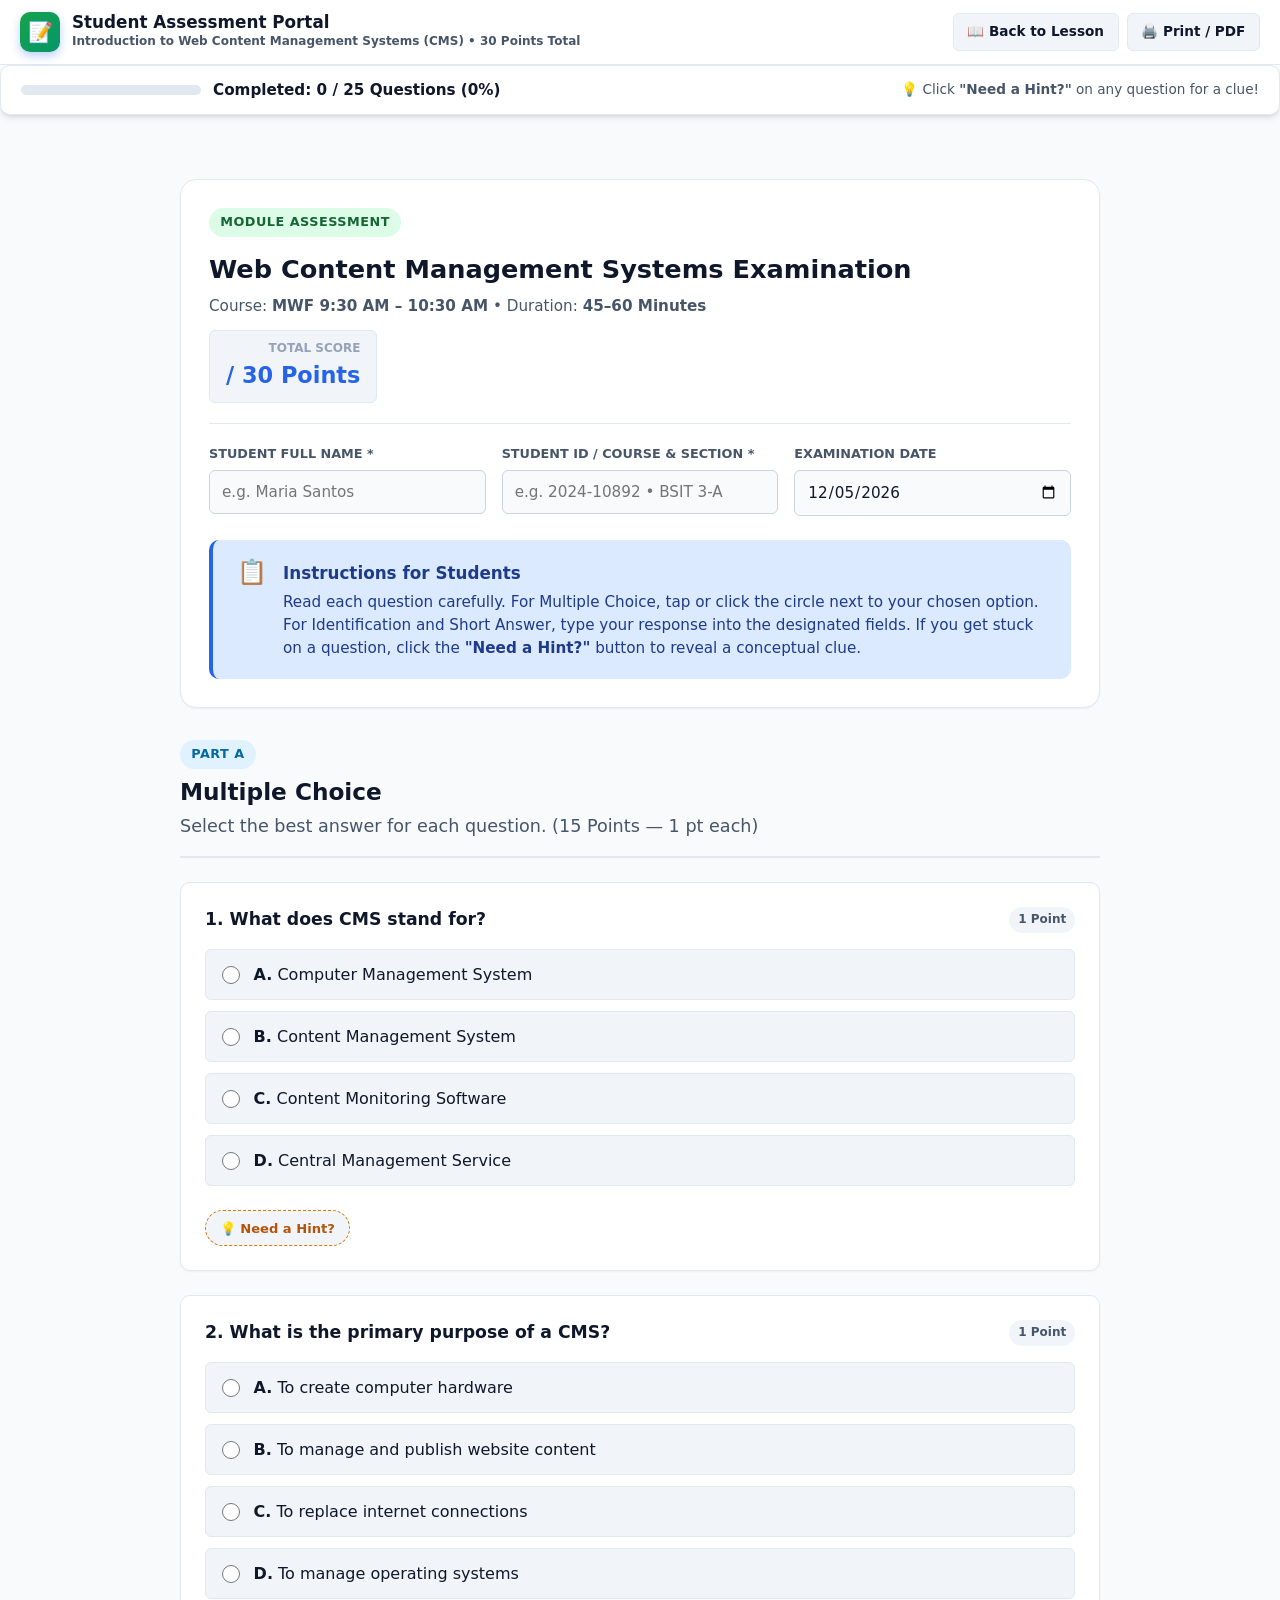
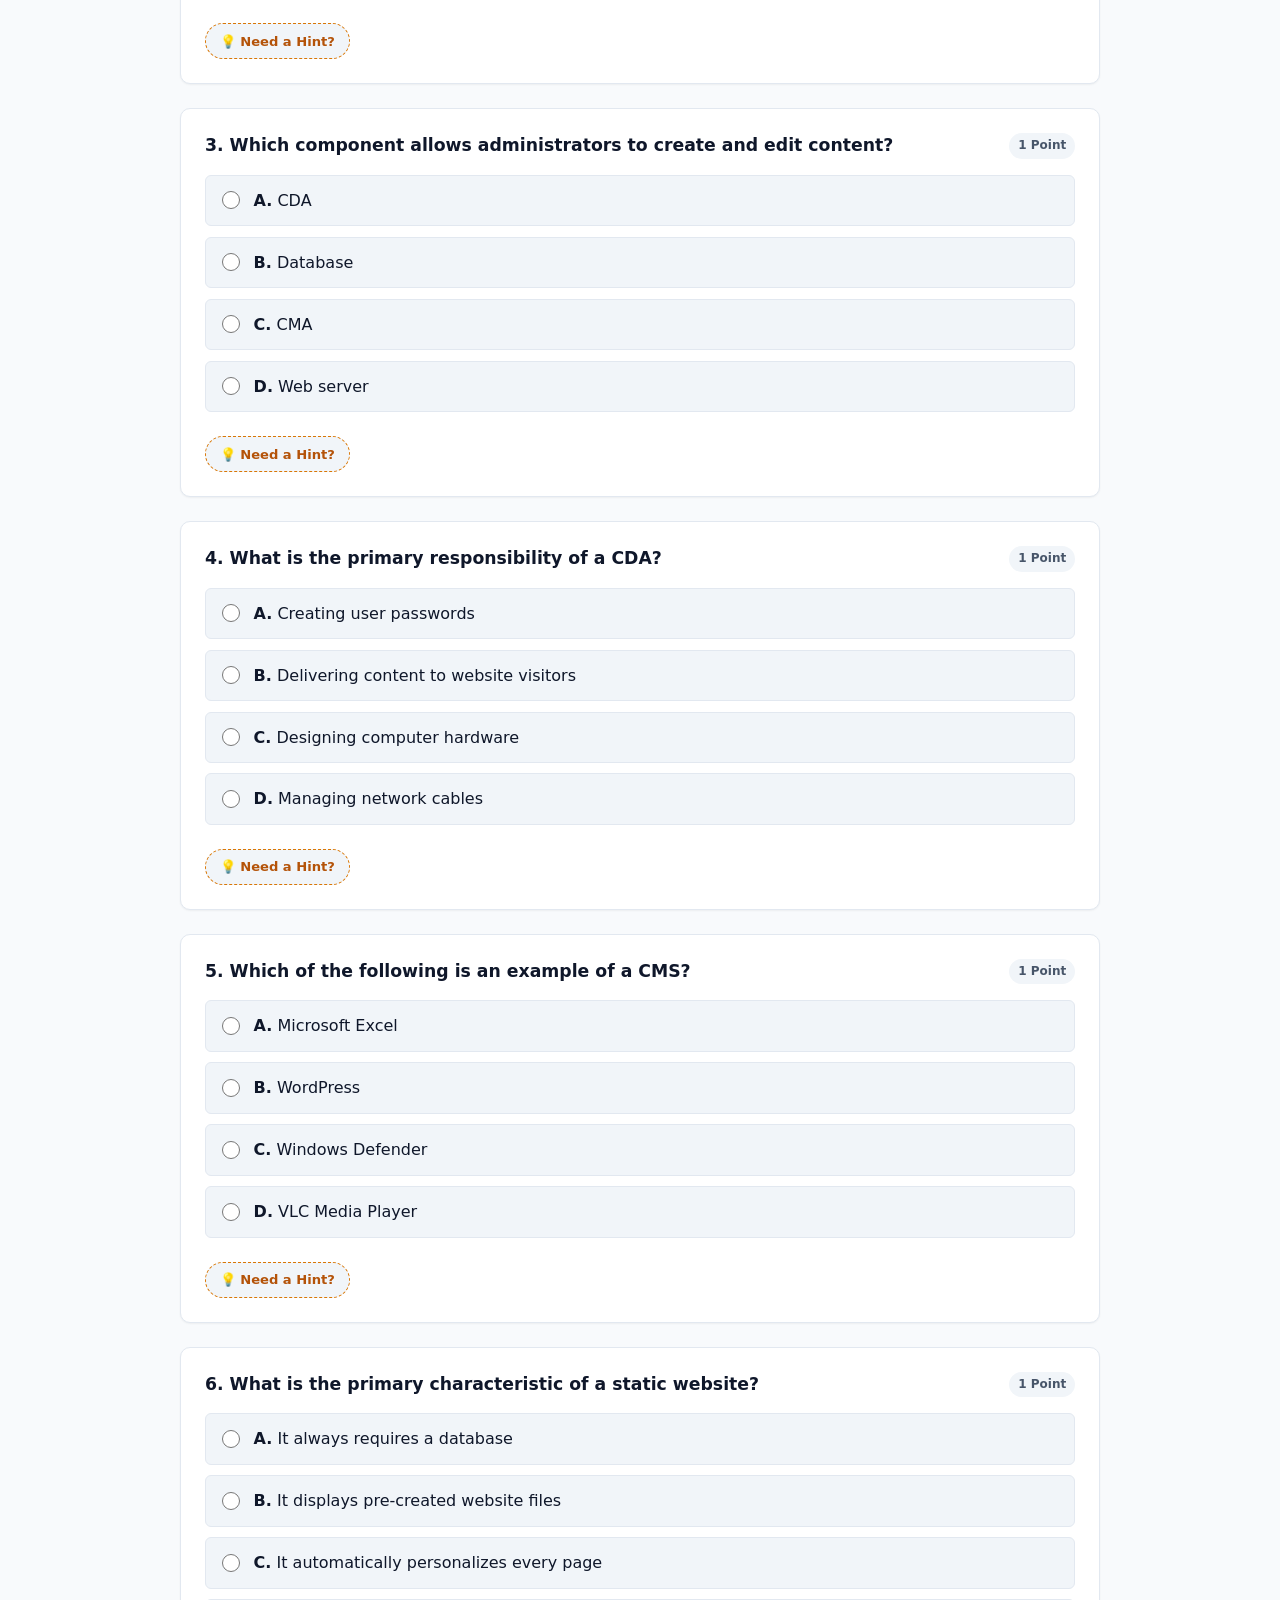
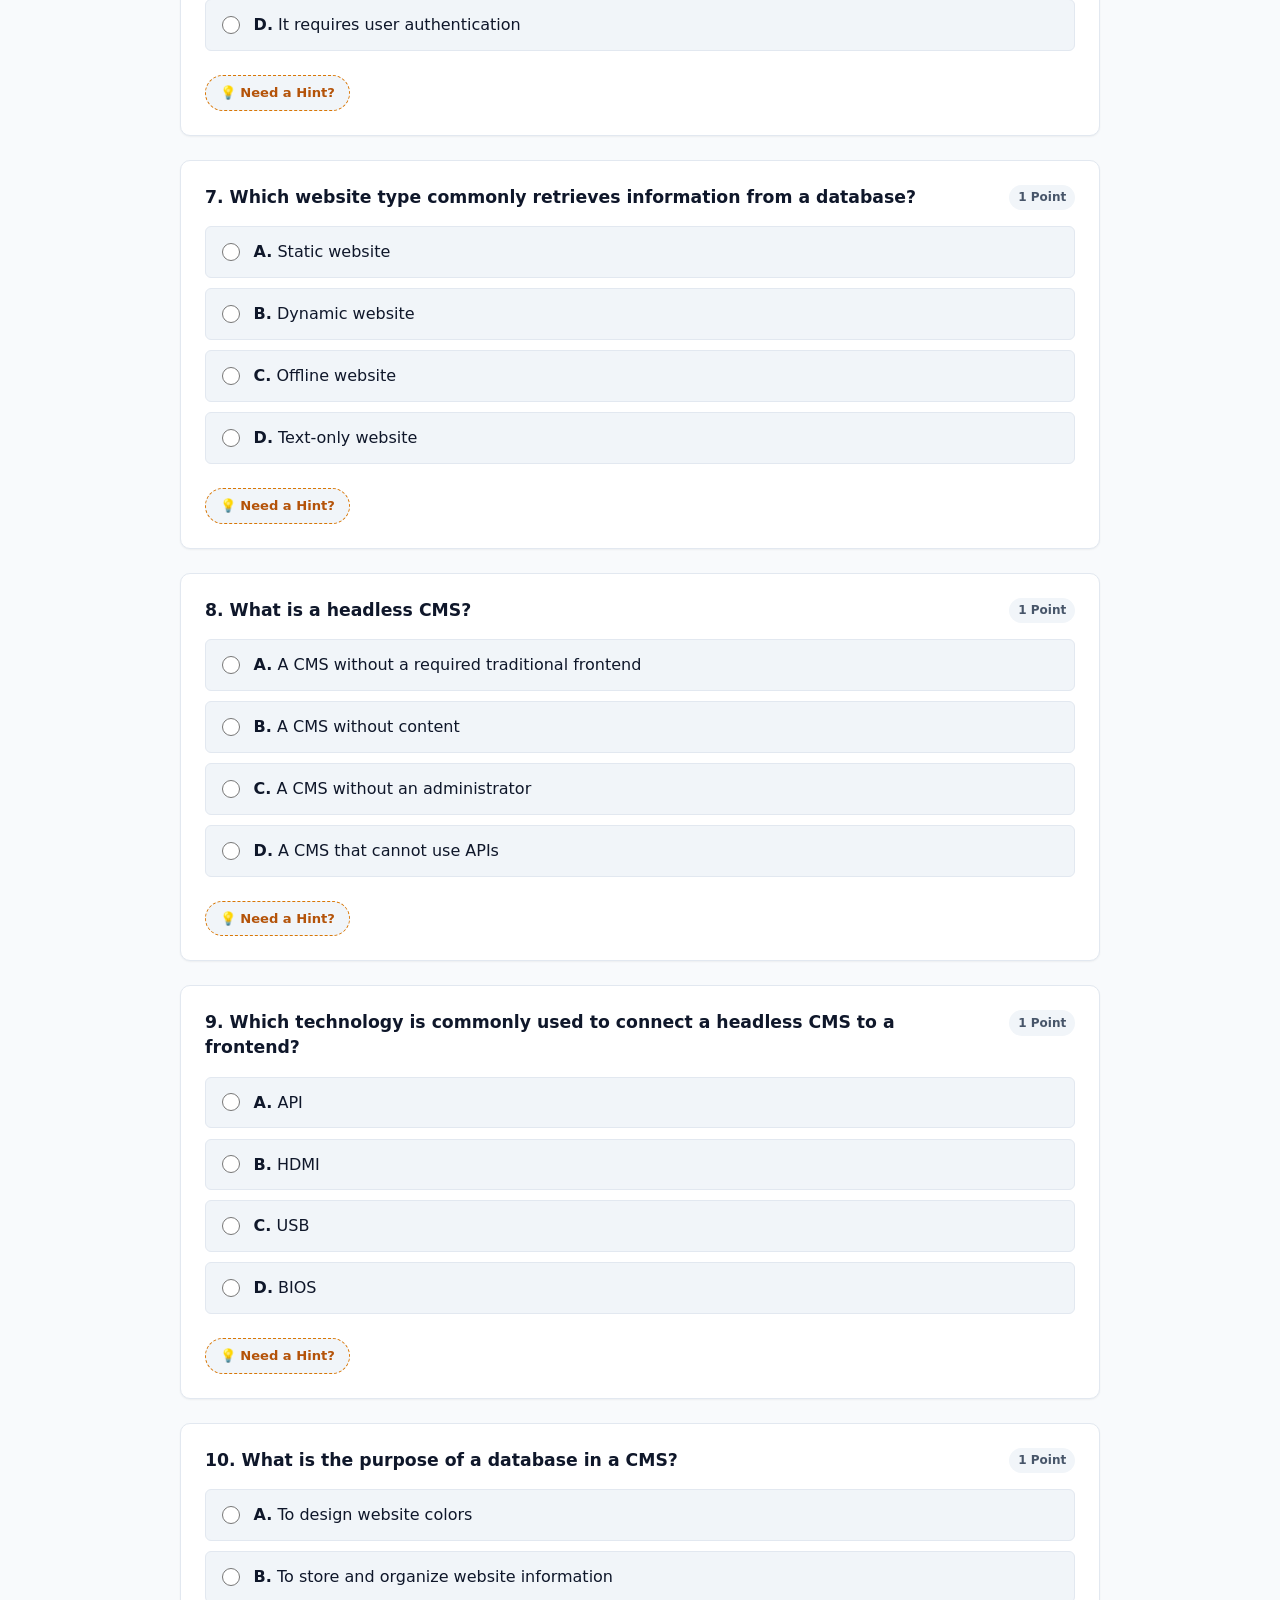
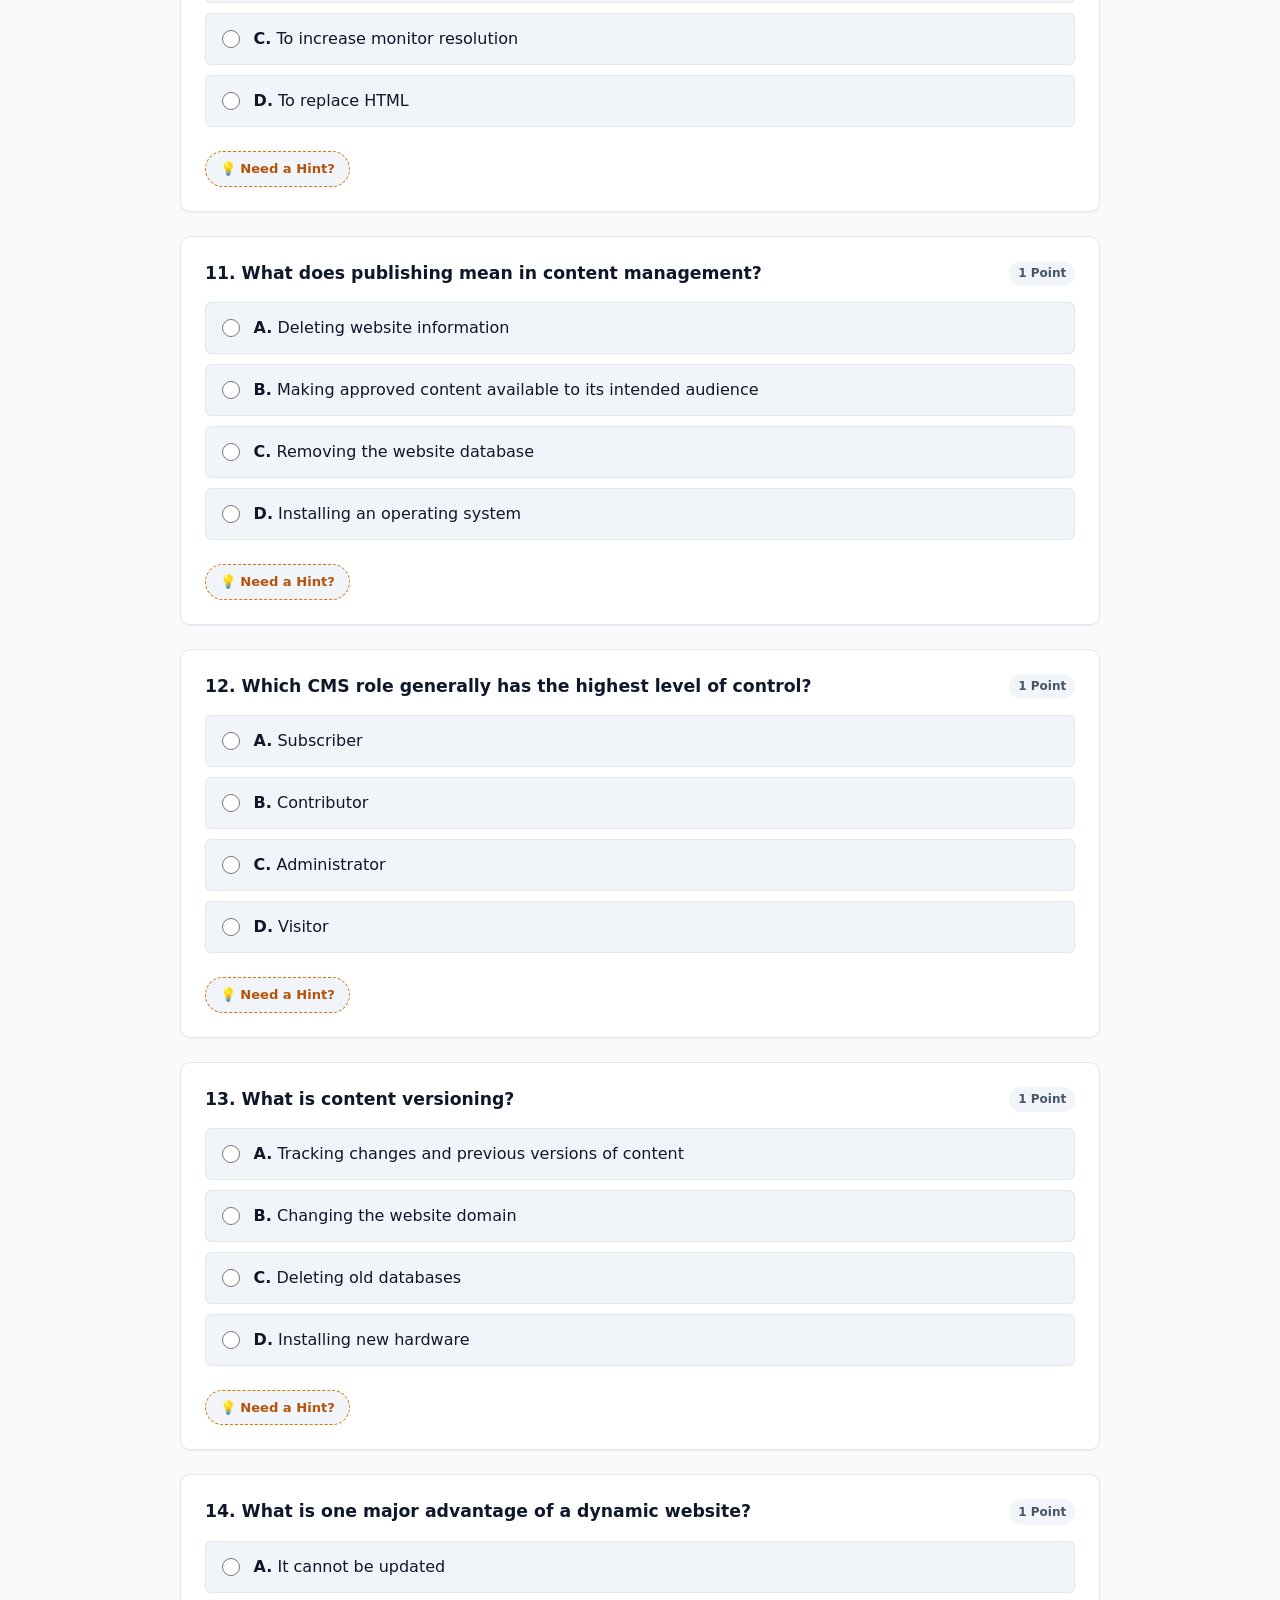
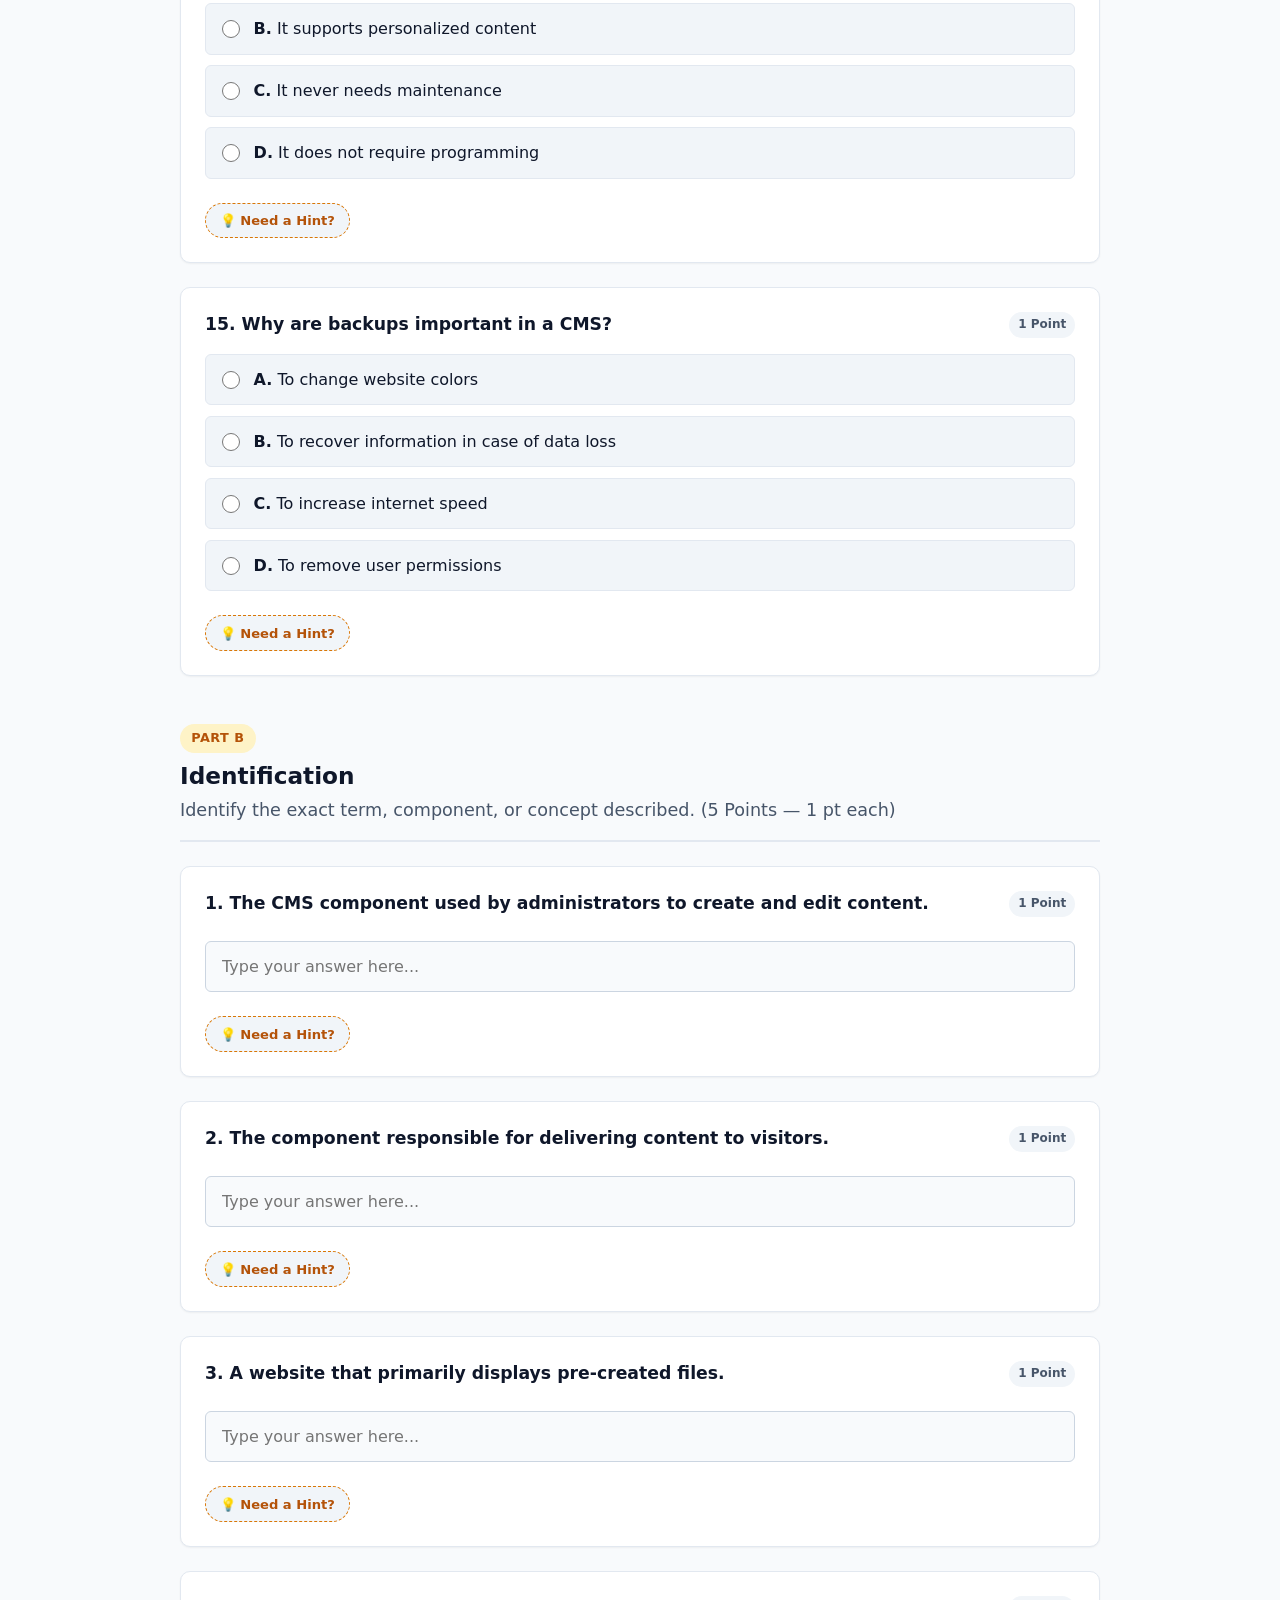
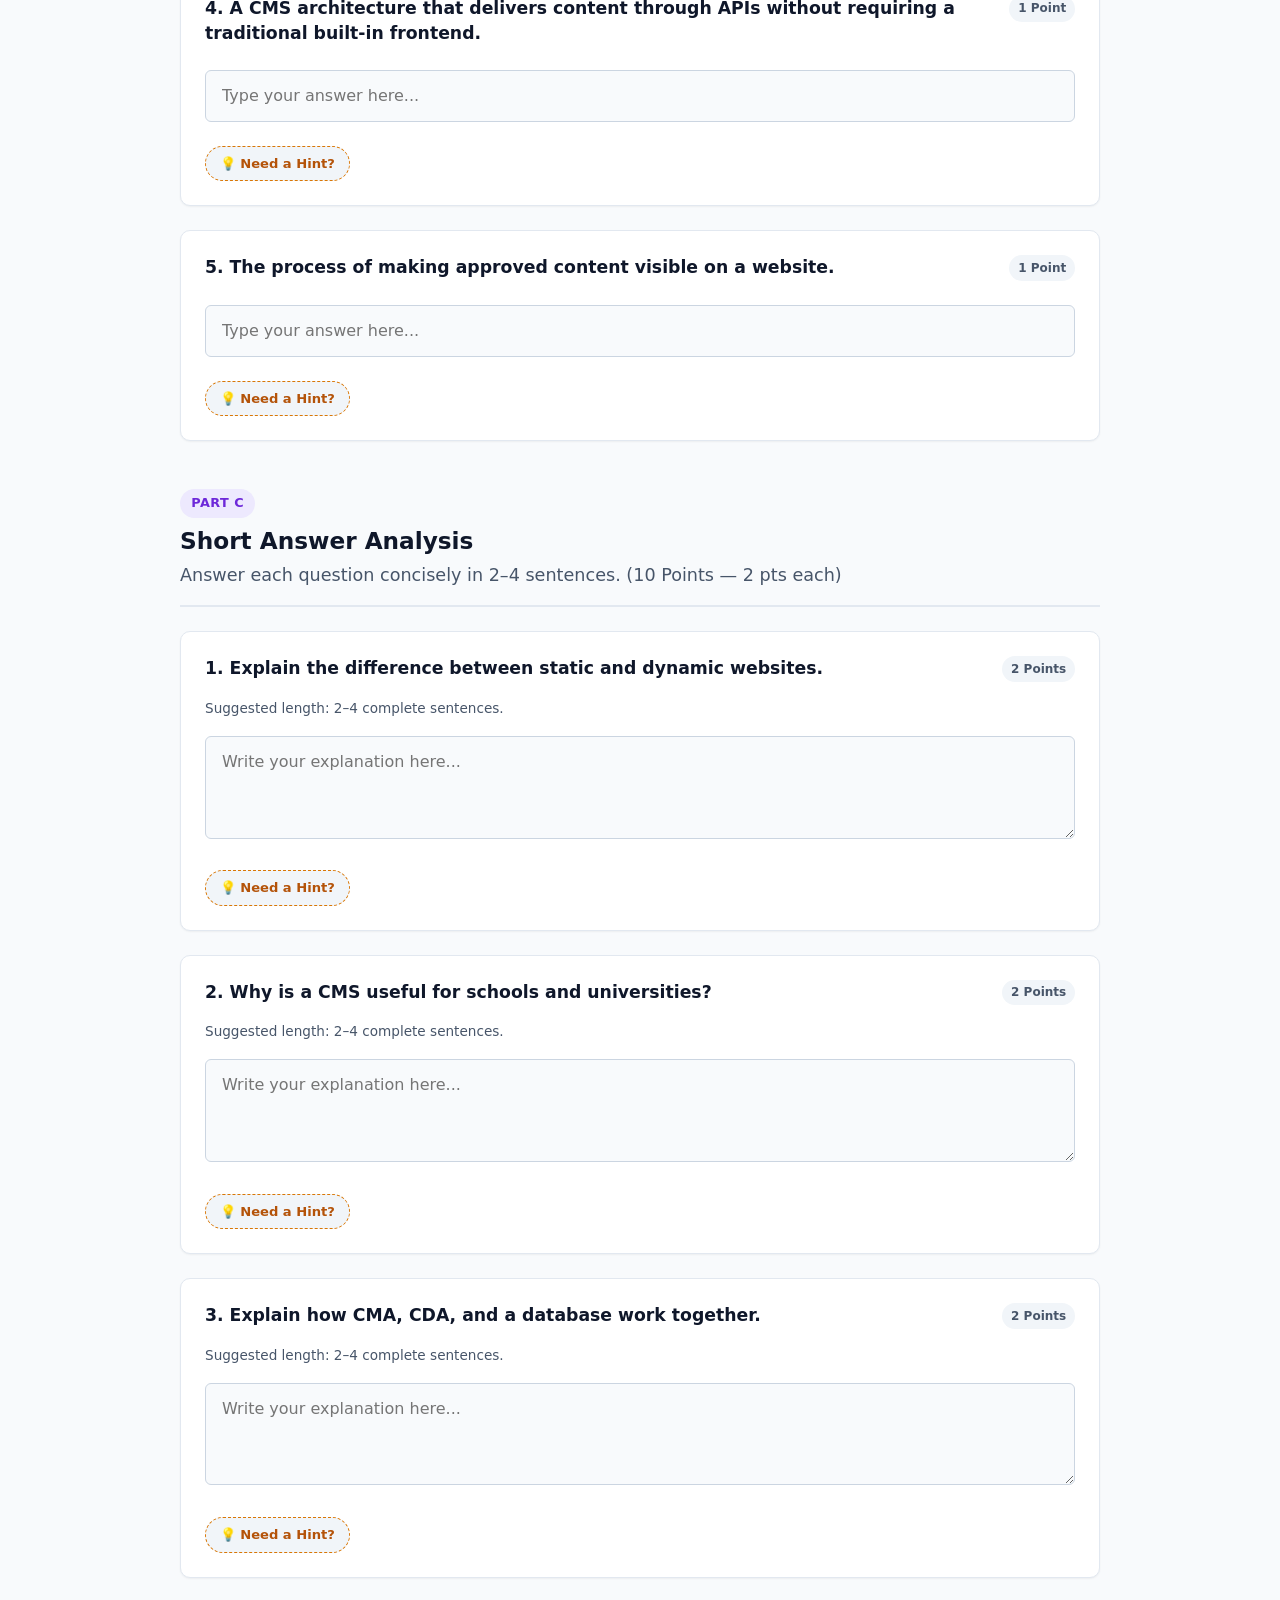
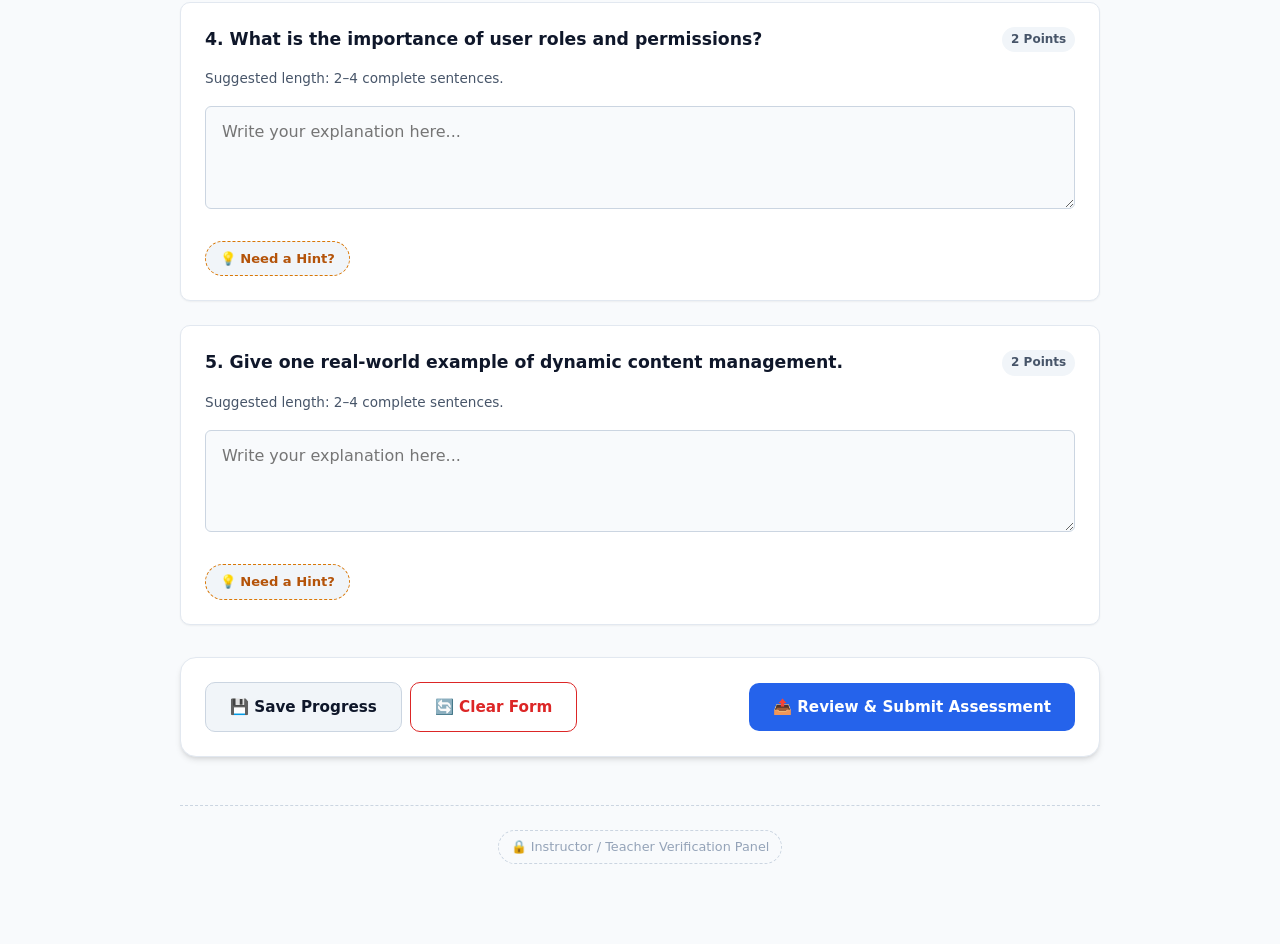
<file: assessment.html>
<!DOCTYPE html>
<html lang="en">
<head>
  <meta charset="UTF-8">
  <meta name="viewport" content="width=device-width, initial-scale=1.0">
  <title>Assessment: Web Content Management Systems (CMS)</title>
  <link rel="stylesheet" href="css/style.css">
</head>
<body>

  <!-- Top Navigation Bar -->
  <header class="top-navbar">
    <div class="nav-container">
      <div class="brand-wrapper">
        <div class="brand-icon" style="background: linear-gradient(135deg, #16a34a, #059669);">📝</div>
        <div class="brand-text">
          <h1>Student Assessment Portal</h1>
          <div class="course-badge">Introduction to Web Content Management Systems (CMS) • 30 Points Total</div>
        </div>
      </div>
      <div class="nav-actions">
        <a href="index.html" class="btn-nav-control" title="Return to Lesson Website">📖 Back to Lesson</a>
        <button id="btnPrintExam" class="btn-nav-control" title="Print Exam or Save as PDF">🖨️ Print / PDF</button>
      </div>
    </div>
  </header>

  <!-- Sticky Progress Tracker -->
  <div class="sticky-progress-bar">
    <div class="progress-info">
      <div class="progress-track">
        <div id="progressFill" class="progress-fill"></div>
      </div>
      <span id="progressText" class="progress-text">Completed: 0 / 25 Questions (0%)</span>
    </div>
    <div style="font-size: 0.85rem; color: var(--text-muted);">
      💡 Click <strong>"Need a Hint?"</strong> on any question for a clue!
    </div>
  </div>

  <!-- Main Assessment Container -->
  <main class="main-container" style="max-width: 960px;">

    <!-- Student Information Header -->
    <section class="assessment-header-banner">
      <div style="display: flex; justify-content: space-between; align-items: flex-start; flex-wrap: wrap; gap: 0.75rem;">
        <div>
          <span class="section-number-pill" style="background: #dcfce7; color: #166534;">Module Assessment</span>
          <h2 style="font-size: 1.6rem; font-weight: 800; margin: 0.25rem 0;">Web Content Management Systems Examination</h2>
          <p style="font-size: 0.95rem; color: var(--text-muted);">
            Course: <strong>MWF 9:30 AM – 10:30 AM</strong> • Duration: <strong>45–60 Minutes</strong>
          </p>
        </div>
        <div style="text-align: right; background: var(--bg-surface); padding: 0.5rem 1rem; border-radius: var(--radius-sm); border: 1px solid var(--border);">
          <div style="font-size: 0.75rem; text-transform: uppercase; font-weight: 700; color: var(--text-subtle);">Total Score</div>
          <div style="font-size: 1.4rem; font-weight: 900; color: var(--primary);">/ 30 Points</div>
        </div>
      </div>

      <!-- Student Fields -->
      <div class="assessment-meta-grid">
        <div class="meta-field">
          <label for="studentName">Student Full Name *</label>
          <input type="text" id="studentName" placeholder="e.g. Maria Santos" required autocomplete="name">
        </div>
        <div class="meta-field">
          <label for="studentId">Student ID / Course &amp; Section *</label>
          <input type="text" id="studentId" placeholder="e.g. 2024-10892 • BSIT 3-A" required>
        </div>
        <div class="meta-field">
          <label for="examDate">Examination Date</label>
          <input type="date" id="examDate">
        </div>
      </div>

      <!-- Instructions Callout -->
      <div class="callout callout-info" style="margin-top: 1.5rem; margin-bottom: 0;">
        <div class="callout-icon">📋</div>
        <div class="callout-content">
          <h4>Instructions for Students</h4>
          <p>Read each question carefully. For Multiple Choice, tap or click the circle next to your chosen option. For Identification and Short Answer, type your response into the designated fields. If you get stuck on a question, click the <strong>"Need a Hint?"</strong> button to reveal a conceptual clue.</p>
        </div>
      </div>
    </section>

    <!-- PART A: MULTIPLE CHOICE (15 POINTS) -->
    <section>
      <div class="section-header" style="margin-bottom: 1.5rem;">
        <div>
          <span class="section-number-pill" style="background: #e0f2fe; color: #0369a1;">Part A</span>
          <h3 class="section-title" style="font-size: 1.45rem;">Multiple Choice</h3>
          <p class="section-intro-text">Select the best answer for each question. (15 Points — 1 pt each)</p>
        </div>
      </div>

      <!-- Question 1 -->
      <div class="question-card" id="q_card_mc_1">
        <div class="question-header">
          <div class="question-title">1. What does CMS stand for?</div>
          <span class="question-badge">1 Point</span>
        </div>
        <div class="options-list">
          <label class="option-label">
            <input type="radio" name="mc_1" value="A">
            <span><strong>A.</strong> Computer Management System</span>
          </label>
          <label class="option-label">
            <input type="radio" name="mc_1" value="B">
            <span><strong>B.</strong> Content Management System</span>
          </label>
          <label class="option-label">
            <input type="radio" name="mc_1" value="C">
            <span><strong>C.</strong> Content Monitoring Software</span>
          </label>
          <label class="option-label">
            <input type="radio" name="mc_1" value="D">
            <span><strong>D.</strong> Central Management Service</span>
          </label>
        </div>
        <button class="hint-toggle-btn" data-hint-target="hint_mc_1">💡 Need a Hint?</button>
        <div id="hint_mc_1" class="hint-drawer">
          <strong>Hint:</strong> Think about what the system manages: it's not physical computers, but the digital articles, media, and materials published on a website.
        </div>
      </div>

      <!-- Question 2 -->
      <div class="question-card" id="q_card_mc_2">
        <div class="question-header">
          <div class="question-title">2. What is the primary purpose of a CMS?</div>
          <span class="question-badge">1 Point</span>
        </div>
        <div class="options-list">
          <label class="option-label">
            <input type="radio" name="mc_2" value="A">
            <span><strong>A.</strong> To create computer hardware</span>
          </label>
          <label class="option-label">
            <input type="radio" name="mc_2" value="B">
            <span><strong>B.</strong> To manage and publish website content</span>
          </label>
          <label class="option-label">
            <input type="radio" name="mc_2" value="C">
            <span><strong>C.</strong> To replace internet connections</span>
          </label>
          <label class="option-label">
            <input type="radio" name="mc_2" value="D">
            <span><strong>D.</strong> To manage operating systems</span>
          </label>
        </div>
        <button class="hint-toggle-btn" data-hint-target="hint_mc_2">💡 Need a Hint?</button>
        <div id="hint_mc_2" class="hint-drawer">
          <strong>Hint:</strong> Consider why non-technical administrators use WordPress: it enables them to update announcements, articles, and pages without writing raw code.
        </div>
      </div>

      <!-- Question 3 -->
      <div class="question-card" id="q_card_mc_3">
        <div class="question-header">
          <div class="question-title">3. Which component allows administrators to create and edit content?</div>
          <span class="question-badge">1 Point</span>
        </div>
        <div class="options-list">
          <label class="option-label">
            <input type="radio" name="mc_3" value="A">
            <span><strong>A.</strong> CDA</span>
          </label>
          <label class="option-label">
            <input type="radio" name="mc_3" value="B">
            <span><strong>B.</strong> Database</span>
          </label>
          <label class="option-label">
            <input type="radio" name="mc_3" value="C">
            <span><strong>C.</strong> CMA</span>
          </label>
          <label class="option-label">
            <input type="radio" name="mc_3" value="D">
            <span><strong>D.</strong> Web server</span>
          </label>
        </div>
        <button class="hint-toggle-btn" data-hint-target="hint_mc_3">💡 Need a Hint?</button>
        <div id="hint_mc_3" class="hint-drawer">
          <strong>Hint:</strong> Look for the acronym starting with "Content Management..." that represents the administrative editing application.
        </div>
      </div>

      <!-- Question 4 -->
      <div class="question-card" id="q_card_mc_4">
        <div class="question-header">
          <div class="question-title">4. What is the primary responsibility of a CDA?</div>
          <span class="question-badge">1 Point</span>
        </div>
        <div class="options-list">
          <label class="option-label">
            <input type="radio" name="mc_4" value="A">
            <span><strong>A.</strong> Creating user passwords</span>
          </label>
          <label class="option-label">
            <input type="radio" name="mc_4" value="B">
            <span><strong>B.</strong> Delivering content to website visitors</span>
          </label>
          <label class="option-label">
            <input type="radio" name="mc_4" value="C">
            <span><strong>C.</strong> Designing computer hardware</span>
          </label>
          <label class="option-label">
            <input type="radio" name="mc_4" value="D">
            <span><strong>D.</strong> Managing network cables</span>
          </label>
        </div>
        <button class="hint-toggle-btn" data-hint-target="hint_mc_4">💡 Need a Hint?</button>
        <div id="hint_mc_4" class="hint-drawer">
          <strong>Hint:</strong> The "D" in CDA stands for "Delivery" — think about who consumes the content once published by the school admin.
        </div>
      </div>

      <!-- Question 5 -->
      <div class="question-card" id="q_card_mc_5">
        <div class="question-header">
          <div class="question-title">5. Which of the following is an example of a CMS?</div>
          <span class="question-badge">1 Point</span>
        </div>
        <div class="options-list">
          <label class="option-label">
            <input type="radio" name="mc_5" value="A">
            <span><strong>A.</strong> Microsoft Excel</span>
          </label>
          <label class="option-label">
            <input type="radio" name="mc_5" value="B">
            <span><strong>B.</strong> WordPress</span>
          </label>
          <label class="option-label">
            <input type="radio" name="mc_5" value="C">
            <span><strong>C.</strong> Windows Defender</span>
          </label>
          <label class="option-label">
            <input type="radio" name="mc_5" value="D">
            <span><strong>D.</strong> VLC Media Player</span>
          </label>
        </div>
        <button class="hint-toggle-btn" data-hint-target="hint_mc_5">💡 Need a Hint?</button>
        <div id="hint_mc_5" class="hint-drawer">
          <strong>Hint:</strong> One of these options is the open-source platform powering over 40% of the world's blogs and company websites.
        </div>
      </div>

      <!-- Question 6 -->
      <div class="question-card" id="q_card_mc_6">
        <div class="question-header">
          <div class="question-title">6. What is the primary characteristic of a static website?</div>
          <span class="question-badge">1 Point</span>
        </div>
        <div class="options-list">
          <label class="option-label">
            <input type="radio" name="mc_6" value="A">
            <span><strong>A.</strong> It always requires a database</span>
          </label>
          <label class="option-label">
            <input type="radio" name="mc_6" value="B">
            <span><strong>B.</strong> It displays pre-created website files</span>
          </label>
          <label class="option-label">
            <input type="radio" name="mc_6" value="C">
            <span><strong>C.</strong> It automatically personalizes every page</span>
          </label>
          <label class="option-label">
            <input type="radio" name="mc_6" value="D">
            <span><strong>D.</strong> It requires user authentication</span>
          </label>
        </div>
        <button class="hint-toggle-btn" data-hint-target="hint_mc_6">💡 Need a Hint?</button>
        <div id="hint_mc_6" class="hint-drawer">
          <strong>Hint:</strong> In a static site, HTML files are pre-authored on disk and served as-is without on-demand database querying.
        </div>
      </div>

      <!-- Question 7 -->
      <div class="question-card" id="q_card_mc_7">
        <div class="question-header">
          <div class="question-title">7. Which website type commonly retrieves information from a database?</div>
          <span class="question-badge">1 Point</span>
        </div>
        <div class="options-list">
          <label class="option-label">
            <input type="radio" name="mc_7" value="A">
            <span><strong>A.</strong> Static website</span>
          </label>
          <label class="option-label">
            <input type="radio" name="mc_7" value="B">
            <span><strong>B.</strong> Dynamic website</span>
          </label>
          <label class="option-label">
            <input type="radio" name="mc_7" value="C">
            <span><strong>C.</strong> Offline website</span>
          </label>
          <label class="option-label">
            <input type="radio" name="mc_7" value="D">
            <span><strong>D.</strong> Text-only website</span>
          </label>
        </div>
        <button class="hint-toggle-btn" data-hint-target="hint_mc_7">💡 Need a Hint?</button>
        <div id="hint_mc_7" class="hint-drawer">
          <strong>Hint:</strong> This type of website can assemble pages dynamically based on live user sessions, queries, and accounts.
        </div>
      </div>

      <!-- Question 8 -->
      <div class="question-card" id="q_card_mc_8">
        <div class="question-header">
          <div class="question-title">8. What is a headless CMS?</div>
          <span class="question-badge">1 Point</span>
        </div>
        <div class="options-list">
          <label class="option-label">
            <input type="radio" name="mc_8" value="A">
            <span><strong>A.</strong> A CMS without a required traditional frontend</span>
          </label>
          <label class="option-label">
            <input type="radio" name="mc_8" value="B">
            <span><strong>B.</strong> A CMS without content</span>
          </label>
          <label class="option-label">
            <input type="radio" name="mc_8" value="C">
            <span><strong>C.</strong> A CMS without an administrator</span>
          </label>
          <label class="option-label">
            <input type="radio" name="mc_8" value="D">
            <span><strong>D.</strong> A CMS that cannot use APIs</span>
          </label>
        </div>
        <button class="hint-toggle-btn" data-hint-target="hint_mc_8">💡 Need a Hint?</button>
        <div id="hint_mc_8" class="hint-drawer">
          <strong>Hint:</strong> In web terminology, the "head" represents the presentation/theme layer. What is absent or omitted in a "headless" system?
        </div>
      </div>

      <!-- Question 9 -->
      <div class="question-card" id="q_card_mc_9">
        <div class="question-header">
          <div class="question-title">9. Which technology is commonly used to connect a headless CMS to a frontend?</div>
          <span class="question-badge">1 Point</span>
        </div>
        <div class="options-list">
          <label class="option-label">
            <input type="radio" name="mc_9" value="A">
            <span><strong>A.</strong> API</span>
          </label>
          <label class="option-label">
            <input type="radio" name="mc_9" value="B">
            <span><strong>B.</strong> HDMI</span>
          </label>
          <label class="option-label">
            <input type="radio" name="mc_9" value="C">
            <span><strong>C.</strong> USB</span>
          </label>
          <label class="option-label">
            <input type="radio" name="mc_9" value="D">
            <span><strong>D.</strong> BIOS</span>
          </label>
        </div>
        <button class="hint-toggle-btn" data-hint-target="hint_mc_9">💡 Need a Hint?</button>
        <div id="hint_mc_9" class="hint-drawer">
          <strong>Hint:</strong> An Application Programming Interface (like REST or GraphQL) used by mobile apps and frontend frameworks to fetch JSON data.
        </div>
      </div>

      <!-- Question 10 -->
      <div class="question-card" id="q_card_mc_10">
        <div class="question-header">
          <div class="question-title">10. What is the purpose of a database in a CMS?</div>
          <span class="question-badge">1 Point</span>
        </div>
        <div class="options-list">
          <label class="option-label">
            <input type="radio" name="mc_10" value="A">
            <span><strong>A.</strong> To design website colors</span>
          </label>
          <label class="option-label">
            <input type="radio" name="mc_10" value="B">
            <span><strong>B.</strong> To store and organize website information</span>
          </label>
          <label class="option-label">
            <input type="radio" name="mc_10" value="C">
            <span><strong>C.</strong> To increase monitor resolution</span>
          </label>
          <label class="option-label">
            <input type="radio" name="mc_10" value="D">
            <span><strong>D.</strong> To replace HTML</span>
          </label>
        </div>
        <button class="hint-toggle-btn" data-hint-target="hint_mc_10">💡 Need a Hint?</button>
        <div id="hint_mc_10" class="hint-drawer">
          <strong>Hint:</strong> Where are user accounts, article texts, timestamps, and permissions persistently saved and structured?
        </div>
      </div>

      <!-- Question 11 -->
      <div class="question-card" id="q_card_mc_11">
        <div class="question-header">
          <div class="question-title">11. What does publishing mean in content management?</div>
          <span class="question-badge">1 Point</span>
        </div>
        <div class="options-list">
          <label class="option-label">
            <input type="radio" name="mc_11" value="A">
            <span><strong>A.</strong> Deleting website information</span>
          </label>
          <label class="option-label">
            <input type="radio" name="mc_11" value="B">
            <span><strong>B.</strong> Making approved content available to its intended audience</span>
          </label>
          <label class="option-label">
            <input type="radio" name="mc_11" value="C">
            <span><strong>C.</strong> Removing the website database</span>
          </label>
          <label class="option-label">
            <input type="radio" name="mc_11" value="D">
            <span><strong>D.</strong> Installing an operating system</span>
          </label>
        </div>
        <button class="hint-toggle-btn" data-hint-target="hint_mc_11">💡 Need a Hint?</button>
        <div id="hint_mc_11" class="hint-drawer">
          <strong>Hint:</strong> Once an announcement shifts from "Draft" or "Pending Review" to live, what happens to its accessibility for website visitors?
        </div>
      </div>

      <!-- Question 12 -->
      <div class="question-card" id="q_card_mc_12">
        <div class="question-header">
          <div class="question-title">12. Which CMS role generally has the highest level of control?</div>
          <span class="question-badge">1 Point</span>
        </div>
        <div class="options-list">
          <label class="option-label">
            <input type="radio" name="mc_12" value="A">
            <span><strong>A.</strong> Subscriber</span>
          </label>
          <label class="option-label">
            <input type="radio" name="mc_12" value="B">
            <span><strong>B.</strong> Contributor</span>
          </label>
          <label class="option-label">
            <input type="radio" name="mc_12" value="C">
            <span><strong>C.</strong> Administrator</span>
          </label>
          <label class="option-label">
            <input type="radio" name="mc_12" value="D">
            <span><strong>D.</strong> Visitor</span>
          </label>
        </div>
        <button class="hint-toggle-btn" data-hint-target="hint_mc_12">💡 Need a Hint?</button>
        <div id="hint_mc_12" class="hint-drawer">
          <strong>Hint:</strong> This superuser role manages settings, plugins, themes, database updates, security, and all other user accounts.
        </div>
      </div>

      <!-- Question 13 -->
      <div class="question-card" id="q_card_mc_13">
        <div class="question-header">
          <div class="question-title">13. What is content versioning?</div>
          <span class="question-badge">1 Point</span>
        </div>
        <div class="options-list">
          <label class="option-label">
            <input type="radio" name="mc_13" value="A">
            <span><strong>A.</strong> Tracking changes and previous versions of content</span>
          </label>
          <label class="option-label">
            <input type="radio" name="mc_13" value="B">
            <span><strong>B.</strong> Changing the website domain</span>
          </label>
          <label class="option-label">
            <input type="radio" name="mc_13" value="C">
            <span><strong>C.</strong> Deleting old databases</span>
          </label>
          <label class="option-label">
            <input type="radio" name="mc_13" value="D">
            <span><strong>D.</strong> Installing new hardware</span>
          </label>
        </div>
        <button class="hint-toggle-btn" data-hint-target="hint_mc_13">💡 Need a Hint?</button>
        <div id="hint_mc_13" class="hint-drawer">
          <strong>Hint:</strong> If an author makes an unintended change or error, this feature allows them to review the revision history and revert back.
        </div>
      </div>

      <!-- Question 14 -->
      <div class="question-card" id="q_card_mc_14">
        <div class="question-header">
          <div class="question-title">14. What is one major advantage of a dynamic website?</div>
          <span class="question-badge">1 Point</span>
        </div>
        <div class="options-list">
          <label class="option-label">
            <input type="radio" name="mc_14" value="A">
            <span><strong>A.</strong> It cannot be updated</span>
          </label>
          <label class="option-label">
            <input type="radio" name="mc_14" value="B">
            <span><strong>B.</strong> It supports personalized content</span>
          </label>
          <label class="option-label">
            <input type="radio" name="mc_14" value="C">
            <span><strong>C.</strong> It never needs maintenance</span>
          </label>
          <label class="option-label">
            <input type="radio" name="mc_14" value="D">
            <span><strong>D.</strong> It does not require programming</span>
          </label>
        </div>
        <button class="hint-toggle-btn" data-hint-target="hint_mc_14">💡 Need a Hint?</button>
        <div id="hint_mc_14" class="hint-drawer">
          <strong>Hint:</strong> Think about logging into your student portal — why does it show YOUR grades and enrolled subjects rather than generic text?
        </div>
      </div>

      <!-- Question 15 -->
      <div class="question-card" id="q_card_mc_15">
        <div class="question-header">
          <div class="question-title">15. Why are backups important in a CMS?</div>
          <span class="question-badge">1 Point</span>
        </div>
        <div class="options-list">
          <label class="option-label">
            <input type="radio" name="mc_15" value="A">
            <span><strong>A.</strong> To change website colors</span>
          </label>
          <label class="option-label">
            <input type="radio" name="mc_15" value="B">
            <span><strong>B.</strong> To recover information in case of data loss</span>
          </label>
          <label class="option-label">
            <input type="radio" name="mc_15" value="C">
            <span><strong>C.</strong> To increase internet speed</span>
          </label>
          <label class="option-label">
            <input type="radio" name="mc_15" value="D">
            <span><strong>D.</strong> To remove user permissions</span>
          </label>
        </div>
        <button class="hint-toggle-btn" data-hint-target="hint_mc_15">💡 Need a Hint?</button>
        <div id="hint_mc_15" class="hint-drawer">
          <strong>Hint:</strong> If an administrator accidentally deletes the database or an attack occurs, what allows the school to recover its website data?
        </div>
      </div>
    </section>

    <!-- PART B: IDENTIFICATION (5 POINTS) -->
    <section style="margin-top: 3rem;">
      <div class="section-header" style="margin-bottom: 1.5rem;">
        <div>
          <span class="section-number-pill" style="background: #fef3c7; color: #b45309;">Part B</span>
          <h3 class="section-title" style="font-size: 1.45rem;">Identification</h3>
          <p class="section-intro-text">Identify the exact term, component, or concept described. (5 Points — 1 pt each)</p>
        </div>
      </div>

      <!-- ID 1 -->
      <div class="question-card" id="q_card_id_1">
        <div class="question-header">
          <div class="question-title">1. The CMS component used by administrators to create and edit content.</div>
          <span class="question-badge">1 Point</span>
        </div>
        <input type="text" id="id_1" class="text-answer-input" placeholder="Type your answer here..." autocomplete="off">
        <button class="hint-toggle-btn" data-hint-target="hint_id_1">💡 Need a Hint?</button>
        <div id="hint_id_1" class="hint-drawer">
          <strong>Hint:</strong> An abbreviation of 3 letters (or full 3-word phrase) beginning with "Content Management...".
        </div>
      </div>

      <!-- ID 2 -->
      <div class="question-card" id="q_card_id_2">
        <div class="question-header">
          <div class="question-title">2. The component responsible for delivering content to visitors.</div>
          <span class="question-badge">1 Point</span>
        </div>
        <input type="text" id="id_2" class="text-answer-input" placeholder="Type your answer here..." autocomplete="off">
        <button class="hint-toggle-btn" data-hint-target="hint_id_2">💡 Need a Hint?</button>
        <div id="hint_id_2" class="hint-drawer">
          <strong>Hint:</strong> The delivery counterpart to CMA that processes visitor requests and merges database content with templates.
        </div>
      </div>

      <!-- ID 3 -->
      <div class="question-card" id="q_card_id_3">
        <div class="question-header">
          <div class="question-title">3. A website that primarily displays pre-created files.</div>
          <span class="question-badge">1 Point</span>
        </div>
        <input type="text" id="id_3" class="text-answer-input" placeholder="Type your answer here..." autocomplete="off">
        <button class="hint-toggle-btn" data-hint-target="hint_id_3">💡 Need a Hint?</button>
        <div id="hint_id_3" class="hint-drawer">
          <strong>Hint:</strong> The opposite of a dynamic website — its files remain unchanged on the server until manually modified.
        </div>
      </div>

      <!-- ID 4 -->
      <div class="question-card" id="q_card_id_4">
        <div class="question-header">
          <div class="question-title">4. A CMS architecture that delivers content through APIs without requiring a traditional built-in frontend.</div>
          <span class="question-badge">1 Point</span>
        </div>
        <input type="text" id="id_4" class="text-answer-input" placeholder="Type your answer here..." autocomplete="off">
        <button class="hint-toggle-btn" data-hint-target="hint_id_4">💡 Need a Hint?</button>
        <div id="hint_id_4" class="hint-drawer">
          <strong>Hint:</strong> Named using an anatomical metaphor referring to a body without a "head" (frontend theme).
        </div>
      </div>

      <!-- ID 5 -->
      <div class="question-card" id="q_card_id_5">
        <div class="question-header">
          <div class="question-title">5. The process of making approved content visible on a website.</div>
          <span class="question-badge">1 Point</span>
        </div>
        <input type="text" id="id_5" class="text-answer-input" placeholder="Type your answer here..." autocomplete="off">
        <button class="hint-toggle-btn" data-hint-target="hint_id_5">💡 Need a Hint?</button>
        <div id="hint_id_5" class="hint-drawer">
          <strong>Hint:</strong> The decisive action that takes an article out of "Draft" or "Pending Review" and presents it live to visitors.
        </div>
      </div>
    </section>

    <!-- PART C: SHORT ANSWER (10 POINTS) -->
    <section style="margin-top: 3rem;">
      <div class="section-header" style="margin-bottom: 1.5rem;">
        <div>
          <span class="section-number-pill" style="background: #ede9fe; color: #6d28d9;">Part C</span>
          <h3 class="section-title" style="font-size: 1.45rem;">Short Answer Analysis</h3>
          <p class="section-intro-text">Answer each question concisely in 2–4 sentences. (10 Points — 2 pts each)</p>
        </div>
      </div>

      <!-- SA 1 -->
      <div class="question-card" id="q_card_sa_1">
        <div class="question-header">
          <div class="question-title">1. Explain the difference between static and dynamic websites.</div>
          <span class="question-badge">2 Points</span>
        </div>
        <p style="font-size: 0.85rem; color: var(--text-muted); margin-bottom: 0.5rem;">Suggested length: 2–4 complete sentences.</p>
        <textarea id="sa_1" class="text-answer-input" rows="3" placeholder="Write your explanation here..."></textarea>
        <button class="hint-toggle-btn" data-hint-target="hint_sa_1">💡 Need a Hint?</button>
        <div id="hint_sa_1" class="hint-drawer">
          <strong>Hint:</strong> Compare how content is stored and served (pre-built files vs database-generated responses) and how updates are carried out.
        </div>
      </div>

      <!-- SA 2 -->
      <div class="question-card" id="q_card_sa_2">
        <div class="question-header">
          <div class="question-title">2. Why is a CMS useful for schools and universities?</div>
          <span class="question-badge">2 Points</span>
        </div>
        <p style="font-size: 0.85rem; color: var(--text-muted); margin-bottom: 0.5rem;">Suggested length: 2–4 complete sentences.</p>
        <textarea id="sa_2" class="text-answer-input" rows="3" placeholder="Write your explanation here..."></textarea>
        <button class="hint-toggle-btn" data-hint-target="hint_sa_2">💡 Need a Hint?</button>
        <div id="hint_sa_2" class="hint-drawer">
          <strong>Hint:</strong> Consider non-technical staff (admissions officers, teachers) who need to publish urgent deadlines without relying on web developers.
        </div>
      </div>

      <!-- SA 3 -->
      <div class="question-card" id="q_card_sa_3">
        <div class="question-header">
          <div class="question-title">3. Explain how CMA, CDA, and a database work together.</div>
          <span class="question-badge">2 Points</span>
        </div>
        <p style="font-size: 0.85rem; color: var(--text-muted); margin-bottom: 0.5rem;">Suggested length: 2–4 complete sentences.</p>
        <textarea id="sa_3" class="text-answer-input" rows="3" placeholder="Write your explanation here..."></textarea>
        <button class="hint-toggle-btn" data-hint-target="hint_sa_3">💡 Need a Hint?</button>
        <div id="hint_sa_3" class="hint-drawer">
          <strong>Hint:</strong> Trace the workflow chain: Who inputs the data (CMA)? Where is it safely kept (Database)? And who queries it and serves it to the browser (CDA)?
        </div>
      </div>

      <!-- SA 4 -->
      <div class="question-card" id="q_card_sa_4">
        <div class="question-header">
          <div class="question-title">4. What is the importance of user roles and permissions?</div>
          <span class="question-badge">2 Points</span>
        </div>
        <p style="font-size: 0.85rem; color: var(--text-muted); margin-bottom: 0.5rem;">Suggested length: 2–4 complete sentences.</p>
        <textarea id="sa_4" class="text-answer-input" rows="3" placeholder="Write your explanation here..."></textarea>
        <button class="hint-toggle-btn" data-hint-target="hint_sa_4">💡 Need a Hint?</button>
        <div id="hint_sa_4" class="hint-drawer">
          <strong>Hint:</strong> Think about security and governance: Should a student contributor have the authority to delete or modify the university homepage?
        </div>
      </div>

      <!-- SA 5 -->
      <div class="question-card" id="q_card_sa_5">
        <div class="question-header">
          <div class="question-title">5. Give one real-world example of dynamic content management.</div>
          <span class="question-badge">2 Points</span>
        </div>
        <p style="font-size: 0.85rem; color: var(--text-muted); margin-bottom: 0.5rem;">Suggested length: 2–4 complete sentences.</p>
        <textarea id="sa_5" class="text-answer-input" rows="3" placeholder="Write your explanation here..."></textarea>
        <button class="hint-toggle-btn" data-hint-target="hint_sa_5">💡 Need a Hint?</button>
        <div id="hint_sa_5" class="hint-drawer">
          <strong>Hint:</strong> Think of an online portal (school enrollment, online banking, an e-commerce shop, or news site) where each user sees different relevant information.
        </div>
      </div>
    </section>

    <!-- Bottom Actions Bar -->
    <div class="assessment-actions-bar">
      <div style="display: flex; gap: 0.5rem; flex-wrap: wrap;">
        <button id="btnSaveProgress" class="btn-assessment-action btn-print-exam">💾 Save Progress</button>
        <button id="btnClearExam" class="btn-assessment-action btn-clear-exam">🔄 Clear Form</button>
      </div>
      <div style="display: flex; gap: 0.5rem; flex-wrap: wrap;">
        <button id="btnSubmitExam" class="btn-assessment-action btn-submit-exam">📤 Review &amp; Submit Assessment</button>
      </div>
    </div>

    <!-- Instructor Verification Section (Hidden by default, Passcode Protected) -->
    <div class="teacher-drawer-section">
      <button id="btnTeacherUnlock" class="btn-teacher-toggle">🔒 Instructor / Teacher Verification Panel</button>
      <div id="teacherKeyContent" class="teacher-key-content">
        <h4 style="font-size: 1.2rem; font-weight: 800; color: #1e3a8a; margin-bottom: 0.5rem;">Official Instructor Grading Key &amp; Rubric</h4>
        <p style="font-size: 0.85rem; color: #64748b; margin-bottom: 1.5rem;">Authorized for instructor evaluation and scoring reference only.</p>

        <h5 style="font-weight: 800; margin-bottom: 0.5rem;">Part A: Multiple Choice Answers</h5>
        <div style="display: grid; grid-template-columns: repeat(auto-fit, minmax(100px, 1fr)); gap: 0.5rem; font-size: 0.88rem; margin-bottom: 1.5rem;">
          <div style="background: var(--bg-card); padding: 6px; border: 1px solid var(--border); border-radius: 4px;">1. <strong>B</strong></div>
          <div style="background: var(--bg-card); padding: 6px; border: 1px solid var(--border); border-radius: 4px;">2. <strong>B</strong></div>
          <div style="background: var(--bg-card); padding: 6px; border: 1px solid var(--border); border-radius: 4px;">3. <strong>C</strong></div>
          <div style="background: var(--bg-card); padding: 6px; border: 1px solid var(--border); border-radius: 4px;">4. <strong>B</strong></div>
          <div style="background: var(--bg-card); padding: 6px; border: 1px solid var(--border); border-radius: 4px;">5. <strong>B</strong></div>
          <div style="background: var(--bg-card); padding: 6px; border: 1px solid var(--border); border-radius: 4px;">6. <strong>B</strong></div>
          <div style="background: var(--bg-card); padding: 6px; border: 1px solid var(--border); border-radius: 4px;">7. <strong>B</strong></div>
          <div style="background: var(--bg-card); padding: 6px; border: 1px solid var(--border); border-radius: 4px;">8. <strong>A</strong></div>
          <div style="background: var(--bg-card); padding: 6px; border: 1px solid var(--border); border-radius: 4px;">9. <strong>A</strong></div>
          <div style="background: var(--bg-card); padding: 6px; border: 1px solid var(--border); border-radius: 4px;">10. <strong>B</strong></div>
          <div style="background: var(--bg-card); padding: 6px; border: 1px solid var(--border); border-radius: 4px;">11. <strong>B</strong></div>
          <div style="background: var(--bg-card); padding: 6px; border: 1px solid var(--border); border-radius: 4px;">12. <strong>C</strong></div>
          <div style="background: var(--bg-card); padding: 6px; border: 1px solid var(--border); border-radius: 4px;">13. <strong>A</strong></div>
          <div style="background: var(--bg-card); padding: 6px; border: 1px solid var(--border); border-radius: 4px;">14. <strong>B</strong></div>
          <div style="background: var(--bg-card); padding: 6px; border: 1px solid var(--border); border-radius: 4px;">15. <strong>B</strong></div>
        </div>

        <h5 style="font-weight: 800; margin-bottom: 0.5rem;">Part B: Identification Answers</h5>
        <ol style="margin-left: 1.5rem; font-size: 0.9rem; margin-bottom: 1.5rem; line-height: 1.6;">
          <li><strong>Content Management Application (CMA)</strong></li>
          <li><strong>Content Delivery Application (CDA)</strong></li>
          <li><strong>Static Website</strong></li>
          <li><strong>Headless CMS</strong> (or Decoupled CMS)</li>
          <li><strong>Content Publishing</strong> (or Publishing)</li>
        </ol>

        <h5 style="font-weight: 800; margin-bottom: 0.5rem;">Part C: Suggested Grading Rubric (2 pts each)</h5>
        <ul style="margin-left: 1.5rem; font-size: 0.9rem; line-height: 1.6;">
          <li><strong>Q1:</strong> 2 pts for noting static serves pre-created files needing file edits, while dynamic queries databases on-demand.</li>
          <li><strong>Q2:</strong> 2 pts for identifying non-technical faculty publishing without writing code.</li>
          <li><strong>Q3:</strong> 2 pts for describing CMA as editor input, Database as storage, and CDA as delivery to visitors.</li>
          <li><strong>Q4:</strong> 2 pts for explaining security, authorization, and preventing accidental deletions.</li>
          <li><strong>Q5:</strong> 2 pts for citing student portal, personalized banking, or dynamic e-commerce catalog.</li>
        </ul>
      </div>
    </div>

  </main>

  <!-- Submit Confirmation Modal -->
  <div id="submitModal" class="modal-overlay">
    <div class="modal-card">
      <h3>Ready to Submit Assessment?</h3>
      <p id="modalSummaryText">Please confirm your submission details.</p>
      <div class="modal-buttons">
        <button id="btnCloseModal" class="btn-assessment-action btn-print-exam">Back to Questions</button>
        <button id="btnConfirmSubmit" class="btn-assessment-action btn-submit-exam">Yes, Submit &amp; Print</button>
      </div>
    </div>
  </div>

  <script src="js/assessment.js"></script>
</body>
</html>
</file>
<file: css/style.css>
/* ==========================================================================
   Web Content Management (CMS) Lesson & Assessment Design System
   Optimized for: Projector Display, Desktop, Tablet, and Mobile Screens
   ========================================================================== */

:root {
  /* Color Palette */
  --primary: #2563eb;
  --primary-dark: #1d4ed8;
  --primary-light: #dbeafe;
  --secondary: #0f766e;
  --secondary-light: #ccfbf1;
  --accent: #7c3aed;
  --accent-light: #ede9fe;
  --warning: #d97706;
  --warning-light: #fef3c7;
  --danger: #dc2626;
  --danger-light: #fee2e2;
  --success: #16a34a;
  --success-light: #dcfce7;
  
  /* Neutral Grays */
  --bg-body: #f8fafc;
  --bg-card: #ffffff;
  --bg-surface: #f1f5f9;
  --text-main: #0f172a;
  --text-muted: #475569;
  --text-subtle: #94a3b8;
  --border: #e2e8f0;
  --border-strong: #cbd5e1;
  
  /* Shadows */
  --shadow-sm: 0 1px 2px 0 rgb(0 0 0 / 0.05);
  --shadow-md: 0 4px 6px -1px rgb(0 0 0 / 0.1), 0 2px 4px -2px rgb(0 0 0 / 0.1);
  --shadow-lg: 0 10px 15px -3px rgb(0 0 0 / 0.1), 0 4px 6px -4px rgb(0 0 0 / 0.1);
  --shadow-xl: 0 20px 25px -5px rgb(0 0 0 / 0.1), 0 8px 10px -6px rgb(0 0 0 / 0.1);
  
  /* Typography */
  --font-sans: system-ui, -apple-system, BlinkMacSystemFont, 'Segoe UI', Roboto, Helvetica, Arial, sans-serif;
  --font-mono: ui-monospace, SFMono-Regular, Menlo, Monaco, Consolas, monospace;
  --font-size-base: 16px;
  --line-height-base: 1.6;
  --radius-sm: 6px;
  --radius-md: 10px;
  --radius-lg: 16px;
  --radius-full: 9999px;
  
  /* Transitions */
  --transition: all 0.25s cubic-bezier(0.4, 0, 0.2, 1);
}

/* Projector High-Visibility Mode (Classroom optimized) */
body.projector-mode {
  --font-size-base: 19px;
  --line-height-base: 1.75;
  --bg-body: #ffffff;
  --bg-card: #ffffff;
  --bg-surface: #f8fafc;
  --text-main: #000000;
  --text-muted: #1e293b;
  --border: #94a3b8;
  --border-strong: #475569;
  --primary: #1d4ed8;
  --primary-light: #bfdbfe;
  filter: contrast(1.08);
}

body.projector-mode .lecture-card,
body.projector-mode .presentation-slide {
  box-shadow: 0 0 0 2px #cbd5e1, var(--shadow-lg);
  border-color: #94a3b8;
}

body.projector-mode h1, 
body.projector-mode h2, 
body.projector-mode h3 {
  letter-spacing: -0.02em;
  font-weight: 800;
}

/* Dark Mode (Ideal for dimmed lecture halls) */
body.dark-mode {
  --bg-body: #0b1120;
  --bg-card: #1e293b;
  --bg-surface: #0f172a;
  --text-main: #f8fafc;
  --text-muted: #cbd5e1;
  --text-subtle: #64748b;
  --border: #334155;
  --border-strong: #475569;
  --primary: #3b82f6;
  --primary-dark: #60a5fa;
  --primary-light: #1e3a8a;
  --secondary: #14b8a6;
  --secondary-light: #042f2e;
  --shadow-sm: 0 1px 3px 0 rgb(0 0 0 / 0.5);
  --shadow-md: 0 4px 6px -1px rgb(0 0 0 / 0.5);
  --shadow-lg: 0 10px 15px -3px rgb(0 0 0 / 0.5);
}

/* Base Styles */
*, *::before, *::after {
  box-sizing: border-box;
  margin: 0;
  padding: 0;
}

html {
  font-size: var(--font-size-base);
  scroll-behavior: smooth;
  scroll-padding-top: 80px;
}

body {
  font-family: var(--font-sans);
  background-color: var(--bg-body);
  color: var(--text-main);
  line-height: var(--line-height-base);
  min-height: 100vh;
  display: flex;
  flex-direction: column;
  transition: background-color 0.3s ease, color 0.3s ease;
}

a {
  color: var(--primary);
  text-decoration: none;
  transition: var(--transition);
}

a:hover {
  text-decoration: underline;
}

img, svg {
  max-width: 100%;
  height: auto;
  display: block;
}

button, input, select, textarea {
  font: inherit;
}

/* ==========================================================================
   Header & Navigation
   ========================================================================== */

.top-navbar {
  position: sticky;
  top: 0;
  z-index: 1000;
  background-color: rgba(255, 255, 255, 0.92);
  backdrop-filter: blur(10px);
  border-bottom: 1px solid var(--border);
  padding: 0.75rem 1.25rem;
  transition: var(--transition);
}

body.dark-mode .top-navbar {
  background-color: rgba(15, 23, 42, 0.92);
}

.nav-container {
  max-width: 1300px;
  margin: 0 auto;
  display: flex;
  align-items: center;
  justify-content: space-between;
  gap: 1rem;
}

.brand-wrapper {
  display: flex;
  align-items: center;
  gap: 0.75rem;
}

.brand-icon {
  width: 40px;
  height: 40px;
  background: linear-gradient(135deg, var(--primary), var(--accent));
  color: #ffffff;
  border-radius: var(--radius-md);
  display: flex;
  align-items: center;
  justify-content: center;
  font-weight: 800;
  font-size: 1.25rem;
  box-shadow: 0 4px 10px rgba(37, 99, 235, 0.3);
}

.brand-text h1 {
  font-size: 1.05rem;
  font-weight: 800;
  line-height: 1.2;
}

.brand-text .course-badge {
  font-size: 0.75rem;
  color: var(--text-muted);
  font-weight: 600;
}

.nav-actions {
  display: flex;
  align-items: center;
  gap: 0.5rem;
  flex-wrap: wrap;
}

.btn-nav-control {
  background: var(--bg-surface);
  border: 1px solid var(--border);
  color: var(--text-main);
  padding: 0.45rem 0.85rem;
  border-radius: var(--radius-sm);
  font-size: 0.85rem;
  font-weight: 600;
  cursor: pointer;
  display: inline-flex;
  align-items: center;
  gap: 0.4rem;
  transition: var(--transition);
}

.btn-nav-control:hover {
  background: var(--primary-light);
  color: var(--primary-dark);
  border-color: var(--primary);
}

.btn-nav-control.active {
  background: var(--primary);
  color: #ffffff;
  border-color: var(--primary-dark);
}

.btn-assessment-link {
  background: linear-gradient(135deg, #16a34a, #059669);
  color: #ffffff !important;
  font-weight: 700;
  padding: 0.45rem 1rem;
  border-radius: var(--radius-full);
  display: inline-flex;
  align-items: center;
  gap: 0.4rem;
  box-shadow: 0 2px 8px rgba(22, 163, 74, 0.3);
  text-decoration: none !important;
}

.btn-assessment-link:hover {
  transform: translateY(-1px);
  box-shadow: 0 4px 12px rgba(22, 163, 74, 0.4);
}

/* Presenter / Projector Bar */
.presenter-bar {
  background: linear-gradient(90deg, #1e293b, #0f172a);
  color: #ffffff;
  padding: 0.6rem 1.25rem;
  font-size: 0.9rem;
  border-bottom: 2px solid var(--primary);
}

.presenter-bar-inner {
  max-width: 1300px;
  margin: 0 auto;
  display: flex;
  align-items: center;
  justify-content: space-between;
  flex-wrap: wrap;
  gap: 0.75rem;
}

.slide-stepper {
  display: flex;
  align-items: center;
  gap: 0.6rem;
}

.step-btn {
  background: rgba(255, 255, 255, 0.15);
  border: 1px solid rgba(255, 255, 255, 0.25);
  color: #ffffff;
  padding: 0.35rem 0.75rem;
  border-radius: var(--radius-sm);
  cursor: pointer;
  font-weight: 600;
  display: inline-flex;
  align-items: center;
  gap: 0.3rem;
  transition: var(--transition);
}

.step-btn:hover:not(:disabled) {
  background: var(--primary);
  border-color: var(--primary);
}

.step-btn:disabled {
  opacity: 0.4;
  cursor: not-allowed;
}

.step-indicator {
  font-weight: 700;
  font-size: 0.85rem;
  background: rgba(255, 255, 255, 0.1);
  padding: 0.35rem 0.75rem;
  border-radius: var(--radius-full);
}

.presenter-meta {
  display: flex;
  align-items: center;
  gap: 1rem;
}

.lecture-timer {
  font-family: var(--font-mono);
  font-weight: 700;
  color: #38bdf8;
  background: rgba(0, 0, 0, 0.3);
  padding: 0.25rem 0.6rem;
  border-radius: 4px;
}

/* ==========================================================================
   Main Content Layout
   ========================================================================== */

.main-container {
  max-width: 1240px;
  margin: 0 auto;
  padding: 2rem 1.25rem 5rem;
  flex: 1;
  width: 100%;
}

/* Hero Section */
.hero-card {
  background: linear-gradient(135deg, #1e3a8a, #0f172a);
  color: #ffffff;
  border-radius: var(--radius-lg);
  padding: 2.5rem 2rem;
  margin-bottom: 2.5rem;
  box-shadow: var(--shadow-lg);
  position: relative;
  overflow: hidden;
}

.hero-card::after {
  content: "";
  position: absolute;
  top: -50px;
  right: -50px;
  width: 250px;
  height: 250px;
  background: radial-gradient(circle, rgba(96, 165, 250, 0.25) 0%, transparent 70%);
  pointer-events: none;
}

.hero-meta-badges {
  display: flex;
  flex-wrap: wrap;
  gap: 0.5rem;
  margin-bottom: 1rem;
}

.meta-badge {
  background: rgba(255, 255, 255, 0.15);
  backdrop-filter: blur(4px);
  border: 1px solid rgba(255, 255, 255, 0.2);
  color: #ffffff;
  font-size: 0.8rem;
  font-weight: 600;
  padding: 0.3rem 0.75rem;
  border-radius: var(--radius-full);
}

.hero-title {
  font-size: 2.25rem;
  font-weight: 900;
  line-height: 1.2;
  margin-bottom: 0.75rem;
  letter-spacing: -0.02em;
}

.hero-subtitle {
  font-size: 1.15rem;
  color: #cbd5e1;
  max-width: 850px;
  line-height: 1.6;
  margin-bottom: 1.5rem;
}

.hero-quicklinks {
  display: flex;
  flex-wrap: wrap;
  gap: 0.75rem;
}

.btn-hero {
  padding: 0.65rem 1.25rem;
  border-radius: var(--radius-md);
  font-weight: 700;
  font-size: 0.95rem;
  display: inline-flex;
  align-items: center;
  gap: 0.5rem;
  transition: var(--transition);
}

.btn-hero-primary {
  background: #22c55e;
  color: #052e16;
}

.btn-hero-primary:hover {
  background: #16a34a;
  color: #ffffff;
  text-decoration: none;
  transform: translateY(-2px);
}

.btn-hero-secondary {
  background: rgba(255, 255, 255, 0.12);
  color: #ffffff;
  border: 1px solid rgba(255, 255, 255, 0.3);
}

.btn-hero-secondary:hover {
  background: rgba(255, 255, 255, 0.25);
  text-decoration: none;
}

/* Lesson Sections / Slide Cards */
.lecture-section {
  background: var(--bg-card);
  border: 1px solid var(--border);
  border-radius: var(--radius-lg);
  padding: 2.5rem 2.25rem;
  margin-bottom: 3rem;
  box-shadow: var(--shadow-sm);
  transition: var(--transition);
  position: relative;
}

.lecture-section:hover {
  box-shadow: var(--shadow-md);
}

/* Visual Anchor Section Header */
.section-header {
  border-bottom: 2px solid var(--border);
  padding-bottom: 1rem;
  margin-bottom: 2rem;
  display: flex;
  align-items: flex-start;
  justify-content: space-between;
  flex-wrap: wrap;
  gap: 1rem;
}

.section-number-pill {
  display: inline-block;
  background: var(--primary-light);
  color: var(--primary-dark);
  font-weight: 800;
  font-size: 0.8rem;
  padding: 0.25rem 0.7rem;
  border-radius: var(--radius-full);
  margin-bottom: 0.5rem;
  text-transform: uppercase;
  letter-spacing: 0.5px;
}

body.dark-mode .section-number-pill {
  background: #1e3a8a;
  color: #93c5fd;
}

.section-title {
  font-size: 1.85rem;
  font-weight: 800;
  color: var(--text-main);
  line-height: 1.25;
}

.section-intro-text {
  font-size: 1.1rem;
  color: var(--text-muted);
  margin-top: 0.4rem;
}

/* Callout Boxes */
.callout {
  border-radius: var(--radius-md);
  padding: 1.25rem 1.5rem;
  margin: 1.5rem 0;
  display: flex;
  gap: 1rem;
  align-items: flex-start;
  border-left: 4px solid;
}

.callout-info {
  background: var(--primary-light);
  border-left-color: var(--primary);
  color: #1e3a8a;
}

body.dark-mode .callout-info {
  background: rgba(37, 99, 235, 0.15);
  color: #bfdbfe;
}

.callout-warning {
  background: var(--warning-light);
  border-left-color: var(--warning);
  color: #92400e;
}

body.dark-mode .callout-warning {
  background: rgba(217, 119, 6, 0.15);
  color: #fde68a;
}

.callout-success {
  background: var(--success-light);
  border-left-color: var(--success);
  color: #14532d;
}

body.dark-mode .callout-success {
  background: rgba(22, 163, 74, 0.15);
  color: #bbf7d0;
}

.callout-icon {
  font-size: 1.5rem;
  line-height: 1;
}

.callout-content h4 {
  font-size: 1.05rem;
  font-weight: 700;
  margin-bottom: 0.25rem;
}

.callout-content p {
  font-size: 0.95rem;
  line-height: 1.5;
}

/* Learning Objectives Grid */
.objectives-grid {
  display: grid;
  grid-template-columns: repeat(auto-fit, minmax(320px, 1fr));
  gap: 1.25rem;
  margin-top: 1.5rem;
}

.objective-item {
  background: var(--bg-surface);
  border: 1px solid var(--border);
  border-radius: var(--radius-md);
  padding: 1.25rem;
  display: flex;
  gap: 1rem;
  align-items: flex-start;
  transition: var(--transition);
}

.objective-item:hover {
  transform: translateY(-2px);
  border-color: var(--primary);
  background: var(--bg-card);
  box-shadow: var(--shadow-sm);
}

.objective-num {
  width: 32px;
  height: 32px;
  background: var(--primary);
  color: #ffffff;
  border-radius: 50%;
  display: flex;
  align-items: center;
  justify-content: center;
  font-weight: 800;
  font-size: 0.9rem;
  flex-shrink: 0;
}

.objective-text {
  font-size: 0.98rem;
  font-weight: 600;
  color: var(--text-main);
  line-height: 1.45;
}

/* Showcase: CMS Platforms Grid */
.platforms-grid {
  display: grid;
  grid-template-columns: repeat(auto-fit, minmax(280px, 1fr));
  gap: 1.5rem;
  margin: 2rem 0;
}

.platform-card {
  background: var(--bg-card);
  border: 1px solid var(--border);
  border-radius: var(--radius-md);
  padding: 1.5rem;
  display: flex;
  flex-direction: column;
  transition: var(--transition);
  position: relative;
  overflow: hidden;
}

.platform-card:hover {
  transform: translateY(-4px);
  box-shadow: var(--shadow-lg);
  border-color: var(--primary);
}

.platform-header {
  height: 60px;
  display: flex;
  align-items: center;
  margin-bottom: 1rem;
}

.platform-header img {
  max-height: 50px;
  width: auto;
}

.platform-name {
  font-size: 1.3rem;
  font-weight: 800;
  margin-bottom: 0.35rem;
}

.platform-type-tag {
  display: inline-block;
  font-size: 0.75rem;
  font-weight: 700;
  text-transform: uppercase;
  padding: 0.2rem 0.6rem;
  border-radius: var(--radius-full);
  margin-bottom: 0.75rem;
  background: var(--bg-surface);
  color: var(--text-muted);
}

.platform-card ul {
  list-style: none;
  margin: 0.75rem 0 1.25rem;
  flex: 1;
}

.platform-card li {
  font-size: 0.92rem;
  color: var(--text-muted);
  margin-bottom: 0.4rem;
  position: relative;
  padding-left: 1.25rem;
}

.platform-card li::before {
  content: "✔";
  position: absolute;
  left: 0;
  color: var(--success);
  font-weight: 700;
  font-size: 0.85rem;
}

/* Architecture Component Cards (CMA, CDA, Database) */
.arch-components-grid {
  display: grid;
  grid-template-columns: repeat(auto-fit, minmax(300px, 1fr));
  gap: 1.5rem;
  margin: 2rem 0;
}

.arch-component-card {
  background: var(--bg-surface);
  border: 2px solid var(--border);
  border-radius: var(--radius-md);
  padding: 1.75rem 1.5rem;
  transition: var(--transition);
}

.arch-component-card:hover {
  background: var(--bg-card);
  border-color: var(--primary);
  transform: translateY(-3px);
  box-shadow: var(--shadow-md);
}

.arch-icon-badge {
  width: 52px;
  height: 52px;
  border-radius: var(--radius-md);
  display: flex;
  align-items: center;
  justify-content: center;
  font-size: 1.75rem;
  margin-bottom: 1.25rem;
}

.badge-cma {
  background: #e0f2fe;
  color: #0284c7;
}

.badge-cda {
  background: #ffedd5;
  color: #ea580c;
}

.badge-db {
  background: #ccfbf1;
  color: #0f766e;
}

body.dark-mode .badge-cma { background: #075985; color: #bae6fd; }
body.dark-mode .badge-cda { background: #9a3412; color: #fed7aa; }
body.dark-mode .badge-db { background: #115e59; color: #99f6e4; }

.arch-component-card h3 {
  font-size: 1.35rem;
  font-weight: 800;
  margin-bottom: 0.35rem;
}

.arch-subtitle {
  font-size: 0.85rem;
  font-weight: 700;
  text-transform: uppercase;
  color: var(--text-subtle);
  letter-spacing: 0.5px;
  margin-bottom: 1rem;
}

.arch-component-card p {
  font-size: 0.95rem;
  color: var(--text-muted);
  line-height: 1.55;
  margin-bottom: 1rem;
}

.function-list {
  background: var(--bg-card);
  border: 1px solid var(--border);
  border-radius: var(--radius-sm);
  padding: 1rem;
  margin: 1rem 0;
}

body.dark-mode .function-list {
  background: var(--bg-surface);
}

.function-list h4 {
  font-size: 0.85rem;
  text-transform: uppercase;
  letter-spacing: 0.5px;
  color: var(--text-muted);
  margin-bottom: 0.5rem;
}

.function-list ul {
  padding-left: 1.2rem;
  font-size: 0.9rem;
  color: var(--text-muted);
}

.function-list li {
  margin-bottom: 0.3rem;
}

/* Image / Diagram Containers */
.diagram-container {
  background: var(--bg-surface);
  border: 1px solid var(--border);
  border-radius: var(--radius-md);
  padding: 1.25rem;
  margin: 2rem 0;
  text-align: center;
}

.diagram-container img {
  margin: 0 auto;
  border-radius: var(--radius-sm);
  box-shadow: var(--shadow-sm);
  max-height: 480px;
  width: auto;
}

.diagram-caption {
  font-size: 0.85rem;
  color: var(--text-muted);
  font-weight: 600;
  margin-top: 0.75rem;
}

/* Tables (Responsive & High-Contrast) */
.table-responsive {
  width: 100%;
  overflow-x: auto;
  margin: 2rem 0;
  border-radius: var(--radius-md);
  border: 1px solid var(--border);
}

.comparison-table {
  width: 100%;
  border-collapse: collapse;
  text-align: left;
  font-size: 0.95rem;
}

.comparison-table th,
.comparison-table td {
  padding: 1rem 1.25rem;
  border-bottom: 1px solid var(--border);
}

.comparison-table th {
  background: var(--bg-surface);
  font-weight: 800;
  color: var(--text-main);
  text-transform: uppercase;
  font-size: 0.85rem;
  letter-spacing: 0.5px;
}

.comparison-table tr:hover td {
  background: var(--bg-surface);
}

/* 9 Principles of Dynamic CMS Cards */
.principles-grid {
  display: grid;
  grid-template-columns: repeat(auto-fit, minmax(320px, 1fr));
  gap: 1.5rem;
  margin: 2rem 0;
}

.principle-card {
  background: var(--bg-surface);
  border: 1px solid var(--border);
  border-radius: var(--radius-md);
  padding: 1.5rem;
  transition: var(--transition);
  display: flex;
  flex-direction: column;
}

.principle-card:hover {
  background: var(--bg-card);
  border-color: var(--primary);
  transform: translateY(-2px);
  box-shadow: var(--shadow-md);
}

.principle-badge {
  display: inline-flex;
  align-items: center;
  gap: 0.4rem;
  font-size: 0.78rem;
  font-weight: 800;
  text-transform: uppercase;
  color: var(--primary);
  margin-bottom: 0.5rem;
}

.principle-card h3 {
  font-size: 1.25rem;
  font-weight: 800;
  margin-bottom: 0.6rem;
  color: var(--text-main);
}

.principle-card p {
  font-size: 0.95rem;
  color: var(--text-muted);
  line-height: 1.55;
  margin-bottom: 1rem;
  flex: 1;
}

.example-box {
  background: var(--bg-card);
  border-left: 3px solid var(--secondary);
  padding: 0.75rem 1rem;
  border-radius: 0 var(--radius-sm) var(--radius-sm) 0;
  font-size: 0.88rem;
}

body.dark-mode .example-box {
  background: var(--bg-surface);
}

.example-box strong {
  color: var(--secondary);
}

/* Interactive CMS Simulator in Section IV */
.interactive-simulator-box {
  background: var(--bg-surface);
  border: 2px solid var(--primary);
  border-radius: var(--radius-lg);
  padding: 1.75rem;
  margin: 2.5rem 0;
  box-shadow: var(--shadow-md);
}

.simulator-header {
  display: flex;
  align-items: center;
  justify-content: space-between;
  margin-bottom: 1.5rem;
  flex-wrap: wrap;
  gap: 0.75rem;
}

.simulator-header h3 {
  font-size: 1.35rem;
  font-weight: 800;
  display: flex;
  align-items: center;
  gap: 0.5rem;
}

.sim-columns {
  display: grid;
  grid-template-columns: 1fr 1fr;
  gap: 1.5rem;
}

@media (max-width: 850px) {
  .sim-columns {
    grid-template-columns: 1fr;
  }
}

.sim-pane {
  background: var(--bg-card);
  border: 1px solid var(--border);
  border-radius: var(--radius-md);
  padding: 1.25rem;
}

.sim-pane-title {
  font-size: 1rem;
  font-weight: 700;
  padding-bottom: 0.75rem;
  margin-bottom: 1rem;
  border-bottom: 1px solid var(--border);
  display: flex;
  align-items: center;
  justify-content: space-between;
}

.sim-form-group {
  margin-bottom: 1rem;
}

.sim-form-group label {
  display: block;
  font-size: 0.85rem;
  font-weight: 700;
  color: var(--text-muted);
  margin-bottom: 0.35rem;
}

.sim-form-group input,
.sim-form-group select,
.sim-form-group textarea {
  width: 100%;
  padding: 0.6rem 0.75rem;
  border: 1px solid var(--border-strong);
  border-radius: var(--radius-sm);
  background: var(--bg-body);
  color: var(--text-main);
}

.btn-sim-action {
  background: var(--primary);
  color: #ffffff;
  border: none;
  padding: 0.65rem 1.25rem;
  border-radius: var(--radius-sm);
  font-weight: 700;
  cursor: pointer;
  display: inline-flex;
  align-items: center;
  gap: 0.5rem;
  transition: var(--transition);
}

.btn-sim-action:hover {
  background: var(--primary-dark);
}

.sim-preview-article {
  background: var(--bg-surface);
  border: 1px solid var(--border);
  border-radius: var(--radius-sm);
  padding: 1rem;
  margin-top: 1rem;
}

.sim-preview-badge {
  display: inline-block;
  background: var(--success);
  color: #ffffff;
  font-size: 0.75rem;
  font-weight: 800;
  padding: 0.2rem 0.5rem;
  border-radius: 4px;
  margin-bottom: 0.5rem;
}

/* Pros and Cons Split Layout */
.pros-cons-grid {
  display: grid;
  grid-template-columns: 1fr 1fr;
  gap: 1.5rem;
  margin: 2rem 0;
}

@media (max-width: 768px) {
  .pros-cons-grid {
    grid-template-columns: 1fr;
  }
}

.pros-box, .cons-box {
  border-radius: var(--radius-md);
  padding: 1.75rem 1.5rem;
  border: 2px solid;
}

.pros-box {
  background: rgba(22, 163, 74, 0.04);
  border-color: #86efac;
}

.cons-box {
  background: rgba(220, 38, 38, 0.04);
  border-color: #fca5a5;
}

body.dark-mode .pros-box {
  background: rgba(22, 163, 74, 0.1);
  border-color: #166534;
}

body.dark-mode .cons-box {
  background: rgba(220, 38, 38, 0.1);
  border-color: #991b1b;
}

.pros-box h3 {
  color: var(--success);
  font-size: 1.35rem;
  margin-bottom: 1rem;
  display: flex;
  align-items: center;
  gap: 0.5rem;
}

.cons-box h3 {
  color: var(--danger);
  font-size: 1.35rem;
  margin-bottom: 1rem;
  display: flex;
  align-items: center;
  gap: 0.5rem;
}

.pros-box ul, .cons-box ul {
  list-style: none;
}

.pros-box li, .cons-box li {
  margin-bottom: 0.75rem;
  font-size: 0.95rem;
  position: relative;
  padding-left: 1.5rem;
  line-height: 1.45;
}

.pros-box li::before {
  content: "✓";
  position: absolute;
  left: 0;
  color: var(--success);
  font-weight: 900;
}

.cons-box li::before {
  content: "⚠";
  position: absolute;
  left: 0;
  color: var(--danger);
  font-weight: 900;
}

/* Call to Action Banner */
.cta-assessment-banner {
  background: linear-gradient(135deg, #0f172a, #1e293b);
  border: 2px solid #3b82f6;
  border-radius: var(--radius-lg);
  padding: 3rem 2rem;
  text-align: center;
  color: #ffffff;
  margin-top: 3rem;
  box-shadow: var(--shadow-xl);
}

.cta-assessment-banner h2 {
  font-size: 2.25rem;
  font-weight: 900;
  margin-bottom: 0.75rem;
}

.cta-assessment-banner p {
  font-size: 1.15rem;
  color: #94a3b8;
  max-width: 650px;
  margin: 0 auto 2rem;
}

.btn-launch-assessment {
  background: linear-gradient(135deg, #10b981, #059669);
  color: #ffffff;
  font-size: 1.25rem;
  font-weight: 800;
  padding: 1rem 2.5rem;
  border-radius: var(--radius-full);
  display: inline-flex;
  align-items: center;
  gap: 0.75rem;
  box-shadow: 0 8px 25px rgba(16, 185, 129, 0.4);
  transition: var(--transition);
  text-decoration: none !important;
}

.btn-launch-assessment:hover {
  transform: translateY(-3px) scale(1.02);
  box-shadow: 0 12px 30px rgba(16, 185, 129, 0.5);
  background: linear-gradient(135deg, #059669, #047857);
}

/* ==========================================================================
   Assessment Specific Styles (Mobile & Desktop Compatible)
   ========================================================================== */

.assessment-header-banner {
  background: var(--bg-card);
  border: 1px solid var(--border);
  border-radius: var(--radius-lg);
  padding: 1.75rem;
  margin-bottom: 2rem;
  box-shadow: var(--shadow-sm);
}

.assessment-meta-grid {
  display: grid;
  grid-template-columns: repeat(auto-fit, minmax(220px, 1fr));
  gap: 1rem;
  margin-top: 1.25rem;
  padding-top: 1.25rem;
  border-top: 1px solid var(--border);
}

.meta-field label {
  display: block;
  font-size: 0.8rem;
  font-weight: 700;
  text-transform: uppercase;
  color: var(--text-muted);
  margin-bottom: 0.35rem;
}

.meta-field input {
  width: 100%;
  padding: 0.55rem 0.75rem;
  border: 1px solid var(--border-strong);
  border-radius: var(--radius-sm);
  background: var(--bg-body);
  color: var(--text-main);
  font-size: 0.95rem;
}

/* Sticky Progress Tracker */
.sticky-progress-bar {
  position: sticky;
  top: 65px;
  z-index: 900;
  background: var(--bg-card);
  border: 1px solid var(--border);
  border-radius: var(--radius-md);
  padding: 0.75rem 1.25rem;
  margin-bottom: 2rem;
  box-shadow: var(--shadow-md);
  display: flex;
  align-items: center;
  justify-content: space-between;
  gap: 1rem;
  flex-wrap: wrap;
}

.progress-info {
  display: flex;
  align-items: center;
  gap: 0.75rem;
}

.progress-text {
  font-size: 0.95rem;
  font-weight: 700;
  color: var(--text-main);
}

.progress-track {
  width: 180px;
  height: 10px;
  background: var(--border);
  border-radius: var(--radius-full);
  overflow: hidden;
}

.progress-fill {
  height: 100%;
  width: 0%;
  background: linear-gradient(90deg, var(--primary), var(--success));
  border-radius: var(--radius-full);
  transition: width 0.3s ease;
}

/* Assessment Question Cards */
.question-card {
  background: var(--bg-card);
  border: 1px solid var(--border);
  border-radius: var(--radius-md);
  padding: 1.5rem;
  margin-bottom: 1.5rem;
  box-shadow: var(--shadow-sm);
  transition: var(--transition);
  position: relative;
}

.question-card:focus-within,
.question-card.answered {
  border-color: var(--primary);
}

.question-header {
  display: flex;
  align-items: flex-start;
  justify-content: space-between;
  gap: 1rem;
  margin-bottom: 1rem;
}

.question-title {
  font-size: 1.08rem;
  font-weight: 700;
  line-height: 1.45;
  color: var(--text-main);
}

.question-badge {
  background: var(--bg-surface);
  color: var(--text-muted);
  font-size: 0.75rem;
  font-weight: 800;
  padding: 0.2rem 0.55rem;
  border-radius: var(--radius-full);
  flex-shrink: 0;
}

/* Radio Options Grid (Part A Multiple Choice) */
.options-list {
  display: flex;
  flex-direction: column;
  gap: 0.65rem;
  margin: 1rem 0;
}

.option-label {
  display: flex;
  align-items: center;
  gap: 0.85rem;
  padding: 0.75rem 1rem;
  border: 1.5px solid var(--border);
  border-radius: var(--radius-sm);
  background: var(--bg-surface);
  cursor: pointer;
  transition: var(--transition);
  user-select: none;
  min-height: 48px; /* Accessible Touch Target */
}

.option-label:hover {
  background: var(--primary-light);
  border-color: var(--primary);
}

.option-label input[type="radio"] {
  width: 18px;
  height: 18px;
  accent-color: var(--primary);
  flex-shrink: 0;
}

.option-label.selected {
  background: var(--primary-light);
  border-color: var(--primary);
  color: var(--primary-dark);
  font-weight: 600;
}

body.dark-mode .option-label.selected {
  background: rgba(37, 99, 235, 0.25);
  border-color: #60a5fa;
  color: #bfdbfe;
}

/* Text Inputs (Part B & Part C) */
.text-answer-input {
  width: 100%;
  padding: 0.75rem 1rem;
  border: 1.5px solid var(--border-strong);
  border-radius: var(--radius-sm);
  background: var(--bg-body);
  color: var(--text-main);
  font-size: 1rem;
  margin: 0.5rem 0 1rem;
  transition: var(--transition);
}

.text-answer-input:focus {
  outline: none;
  border-color: var(--primary);
  box-shadow: 0 0 0 3px rgba(37, 99, 235, 0.2);
}

textarea.text-answer-input {
  resize: vertical;
  min-height: 100px;
  line-height: 1.6;
}

/* Hint Button and Accordion Box */
.hint-toggle-btn {
  background: var(--bg-surface);
  border: 1px dashed var(--warning);
  color: #b45309;
  font-size: 0.82rem;
  font-weight: 700;
  padding: 0.4rem 0.85rem;
  border-radius: var(--radius-full);
  cursor: pointer;
  display: inline-flex;
  align-items: center;
  gap: 0.4rem;
  transition: var(--transition);
  margin-top: 0.5rem;
}

body.dark-mode .hint-toggle-btn {
  color: #fbbf24;
  border-color: #d97706;
}

.hint-toggle-btn:hover {
  background: var(--warning-light);
  border-style: solid;
}

body.dark-mode .hint-toggle-btn:hover {
  background: rgba(217, 119, 6, 0.2);
}

.hint-drawer {
  display: none;
  margin-top: 0.75rem;
  background: #fffbeb;
  border: 1px solid #fde68a;
  border-radius: var(--radius-sm);
  padding: 0.75rem 1rem;
  font-size: 0.88rem;
  color: #92400e;
  line-height: 1.5;
  animation: fadeIn 0.2s ease-in-out;
}

body.dark-mode .hint-drawer {
  background: rgba(217, 119, 6, 0.15);
  border-color: #92400e;
  color: #fde68a;
}

.hint-drawer.open {
  display: block;
}

/* Assessment Bottom Control Bar */
.assessment-actions-bar {
  background: var(--bg-card);
  border: 1px solid var(--border);
  border-radius: var(--radius-lg);
  padding: 1.5rem;
  margin-top: 2rem;
  display: flex;
  align-items: center;
  justify-content: space-between;
  flex-wrap: wrap;
  gap: 1rem;
  box-shadow: var(--shadow-md);
}

.btn-assessment-action {
  padding: 0.75rem 1.5rem;
  border-radius: var(--radius-md);
  font-size: 0.95rem;
  font-weight: 700;
  cursor: pointer;
  display: inline-flex;
  align-items: center;
  gap: 0.5rem;
  border: none;
  transition: var(--transition);
}

.btn-submit-exam {
  background: var(--primary);
  color: #ffffff;
}

.btn-submit-exam:hover {
  background: var(--primary-dark);
}

.btn-print-exam {
  background: var(--bg-surface);
  border: 1px solid var(--border-strong);
  color: var(--text-main);
}

.btn-print-exam:hover {
  background: var(--border);
}

.btn-clear-exam {
  background: transparent;
  color: var(--danger);
  border: 1px solid var(--danger);
}

.btn-clear-exam:hover {
  background: var(--danger-light);
}

/* Modal Dialog */
.modal-overlay {
  display: none;
  position: fixed;
  inset: 0;
  background: rgba(0, 0, 0, 0.6);
  backdrop-filter: blur(4px);
  z-index: 2000;
  align-items: center;
  justify-content: center;
  padding: 1.25rem;
}

.modal-overlay.open {
  display: flex;
}

.modal-card {
  background: var(--bg-card);
  border-radius: var(--radius-lg);
  max-width: 550px;
  width: 100%;
  padding: 2rem;
  box-shadow: var(--shadow-xl);
  border: 1px solid var(--border);
  animation: slideUp 0.25s ease-out;
}

.modal-card h3 {
  font-size: 1.4rem;
  margin-bottom: 0.75rem;
}

.modal-card p {
  color: var(--text-muted);
  font-size: 0.95rem;
  line-height: 1.5;
  margin-bottom: 1.5rem;
}

.modal-buttons {
  display: flex;
  justify-content: flex-end;
  gap: 0.75rem;
}

/* Teacher Key Drawer (Hidden from students) */
.teacher-drawer-section {
  margin-top: 3rem;
  border-top: 1px dashed var(--border-strong);
  padding-top: 1.5rem;
  text-align: center;
}

.btn-teacher-toggle {
  background: none;
  border: 1px dashed var(--border-strong);
  color: var(--text-subtle);
  font-size: 0.8rem;
  padding: 0.35rem 0.75rem;
  border-radius: var(--radius-full);
  cursor: pointer;
}

.btn-teacher-toggle:hover {
  color: var(--text-main);
  border-color: var(--text-muted);
}

.teacher-key-content {
  display: none;
  background: var(--bg-surface);
  border: 1px solid var(--border);
  border-radius: var(--radius-md);
  padding: 1.5rem;
  margin-top: 1rem;
  text-align: left;
}

.teacher-key-content.open {
  display: block;
}

/* Animations */
@keyframes fadeIn {
  from { opacity: 0; transform: translateY(-4px); }
  to { opacity: 1; transform: translateY(0); }
}

@keyframes slideUp {
  from { opacity: 0; transform: translateY(20px); }
  to { opacity: 1; transform: translateY(0); }
}

/* ==========================================================================
   Responsive & Print Media Queries
   ========================================================================== */

@media (max-width: 768px) {
  html {
    font-size: 15px;
  }
  
  .hero-title {
    font-size: 1.75rem;
  }
  
  .section-title {
    font-size: 1.45rem;
  }
  
  .lecture-section {
    padding: 1.5rem 1.25rem;
  }
  
  .nav-container {
    flex-direction: column;
    align-items: stretch;
  }
  
  .nav-actions {
    justify-content: space-between;
  }
  
  .sticky-progress-bar {
    top: 0;
  }
  
  .assessment-actions-bar {
    flex-direction: column;
    align-items: stretch;
  }
  
  .btn-assessment-action {
    justify-content: center;
  }
}

/* Print Styles for Assessment Paper */
@media print {
  body {
    background: #ffffff !important;
    color: #000000 !important;
    font-size: 12pt;
  }
  
  .top-navbar,
  .presenter-bar,
  .sticky-progress-bar,
  .assessment-actions-bar,
  .hint-toggle-btn,
  .hint-drawer,
  .teacher-drawer-section,
  .btn-hero {
    display: none !important;
  }
  
  .question-card {
    border: 1px solid #ccc !important;
    page-break-inside: avoid;
    box-shadow: none !important;
    margin-bottom: 1rem;
    padding: 1rem;
  }
  
  .option-label {
    border: 1px solid #ddd !important;
    background: transparent !important;
  }
  
  .text-answer-input {
    border: 1px solid #999 !important;
  }
}
</file>
